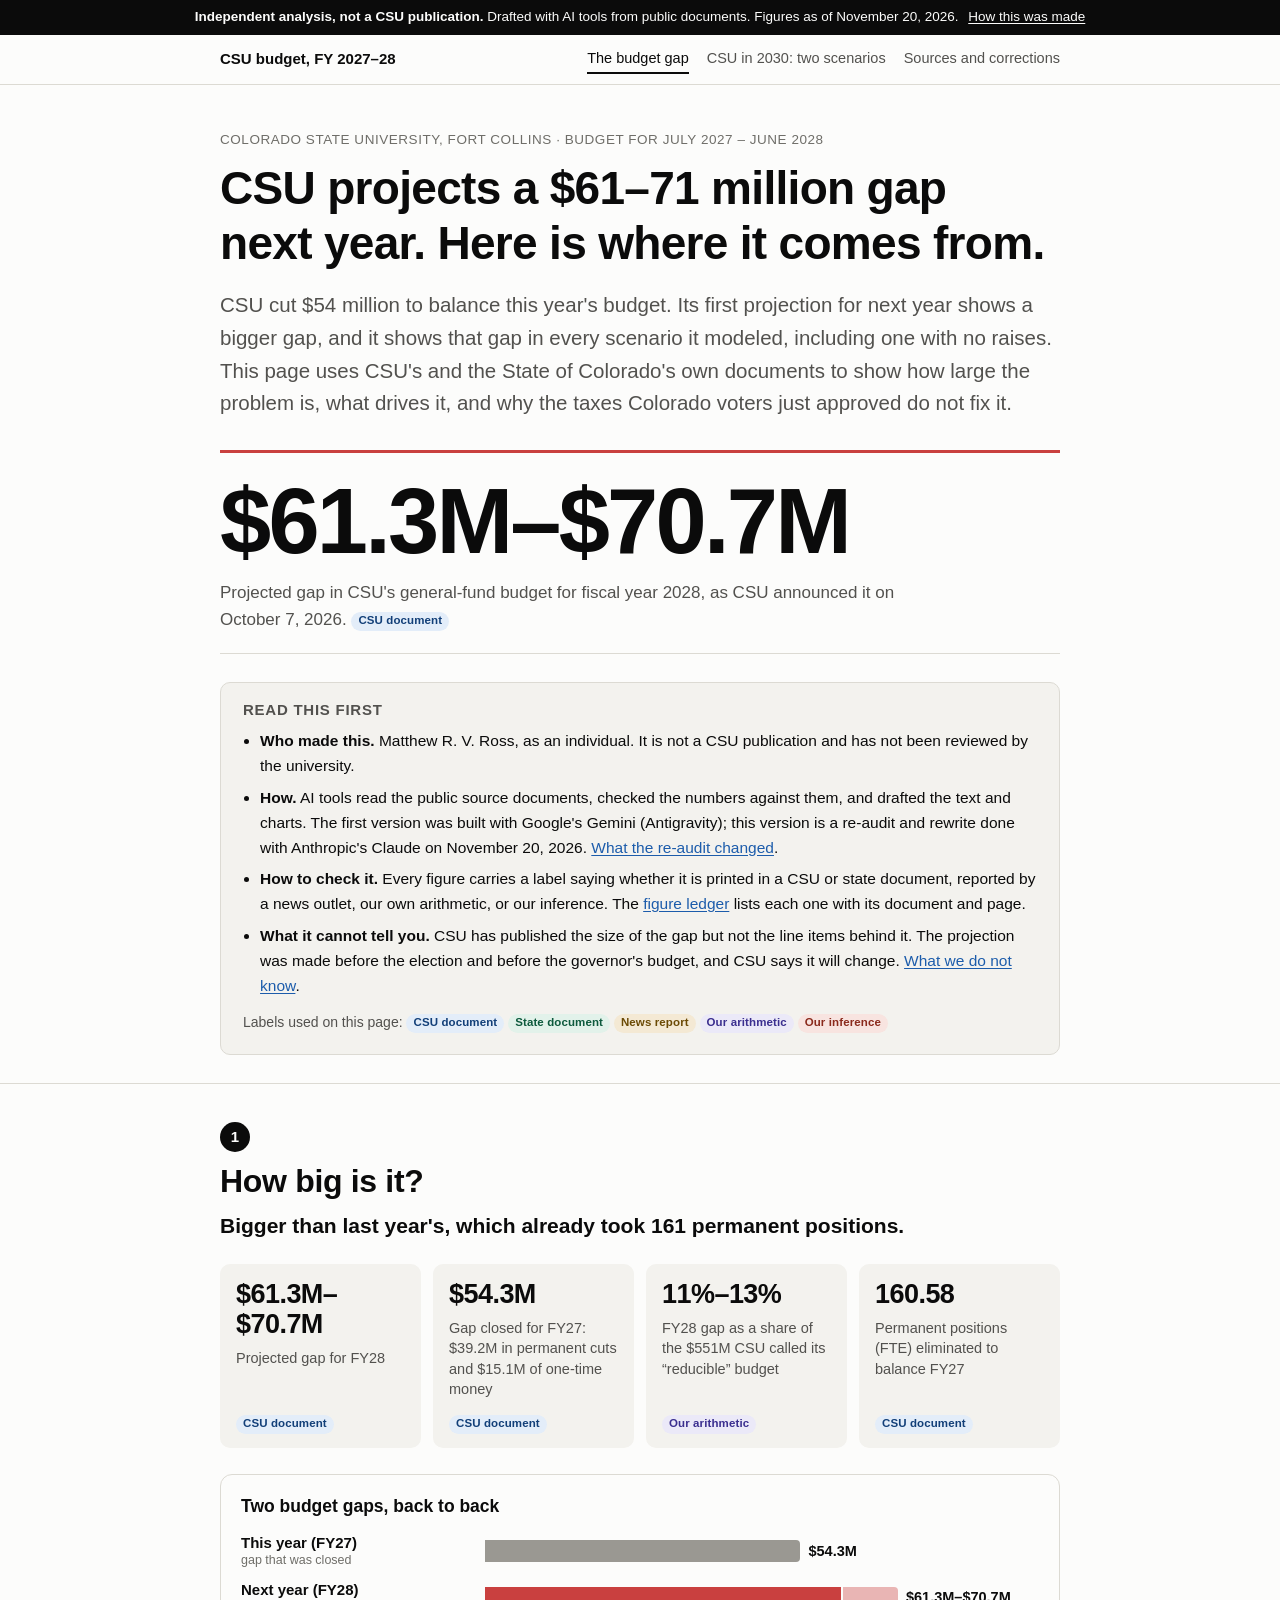
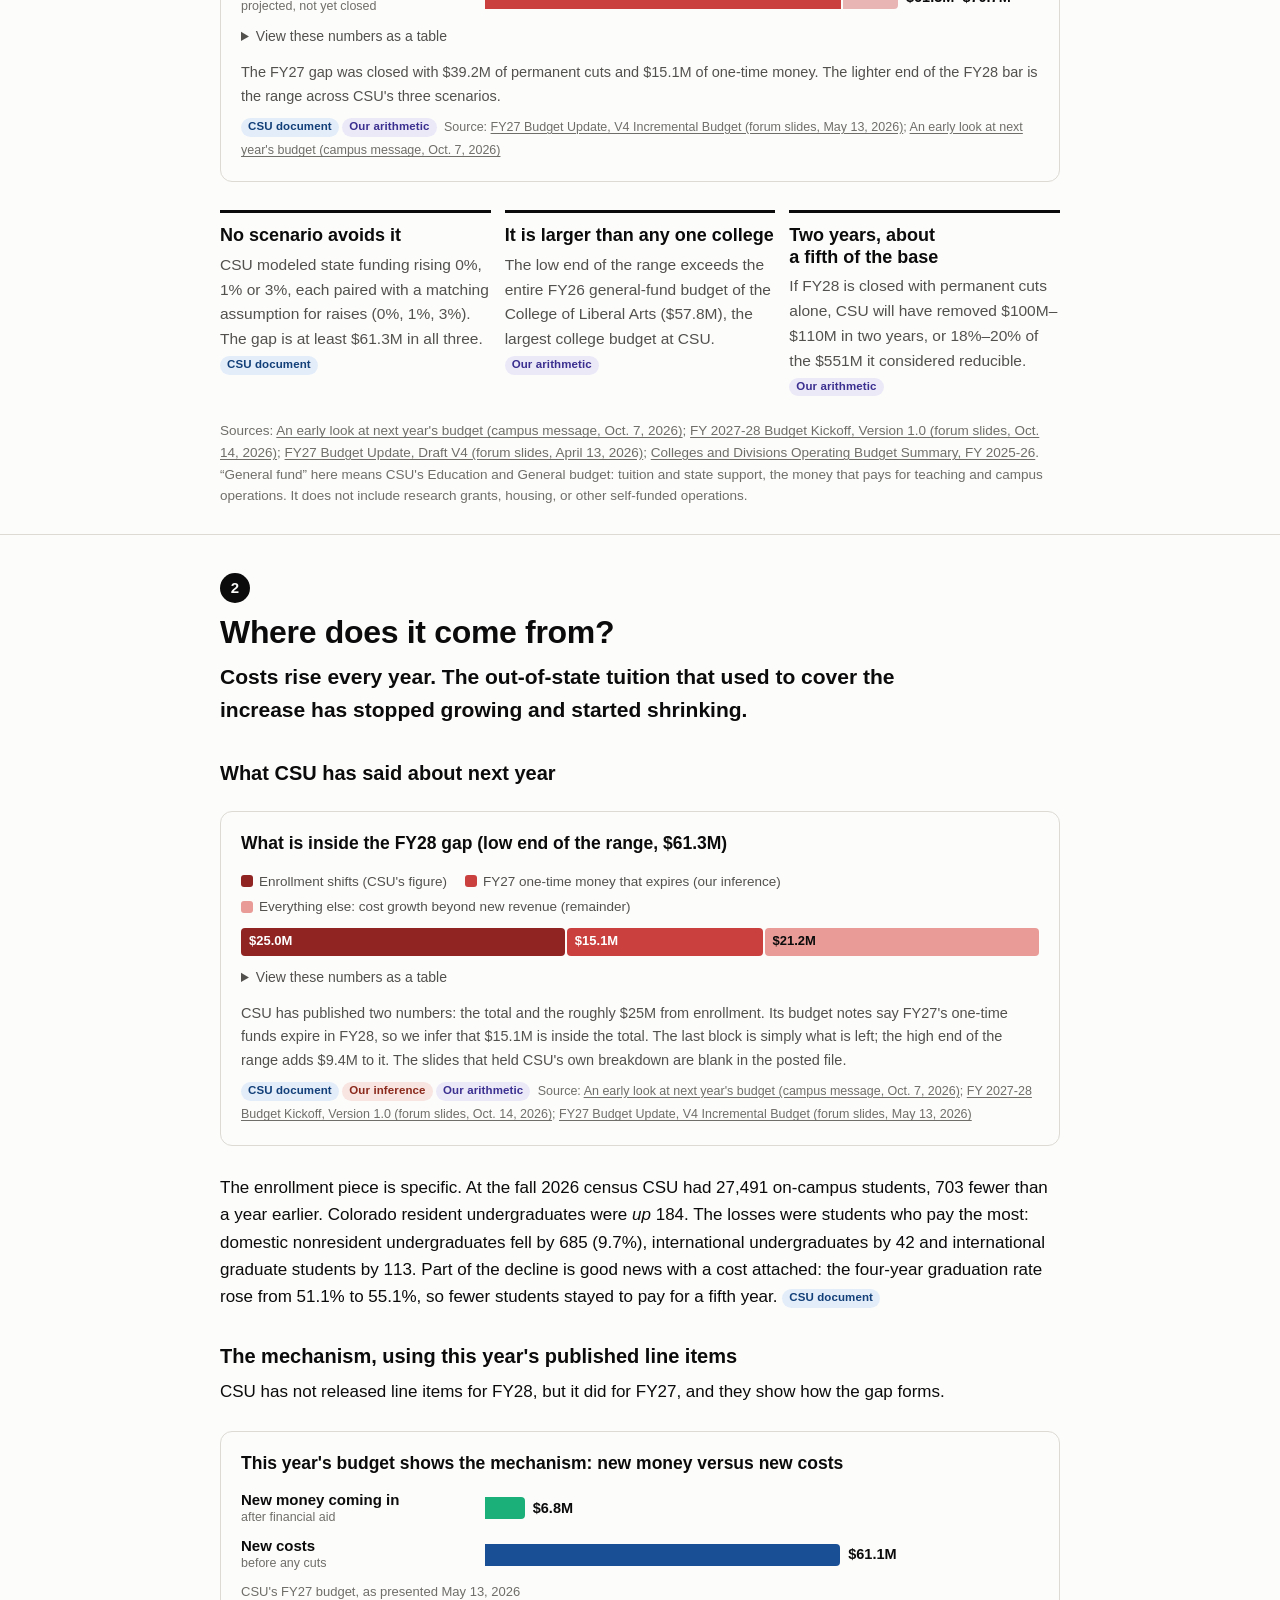
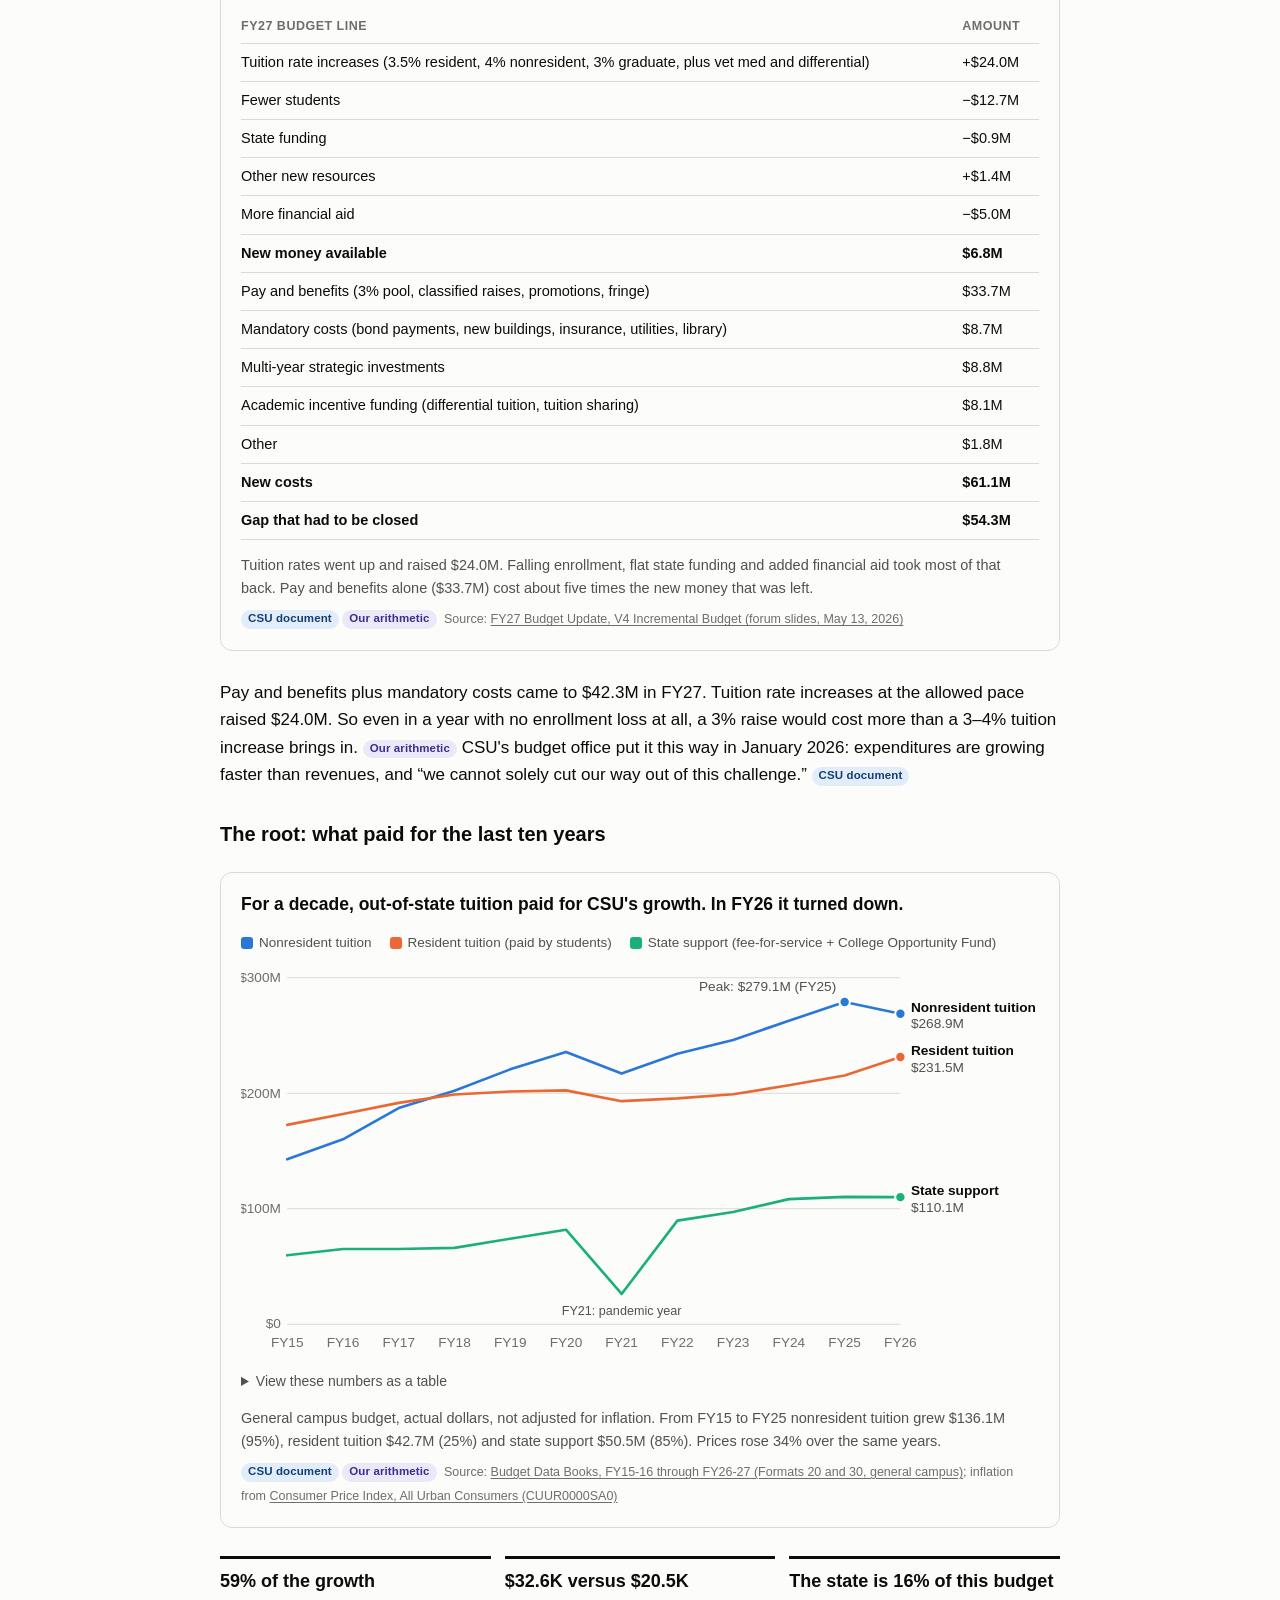
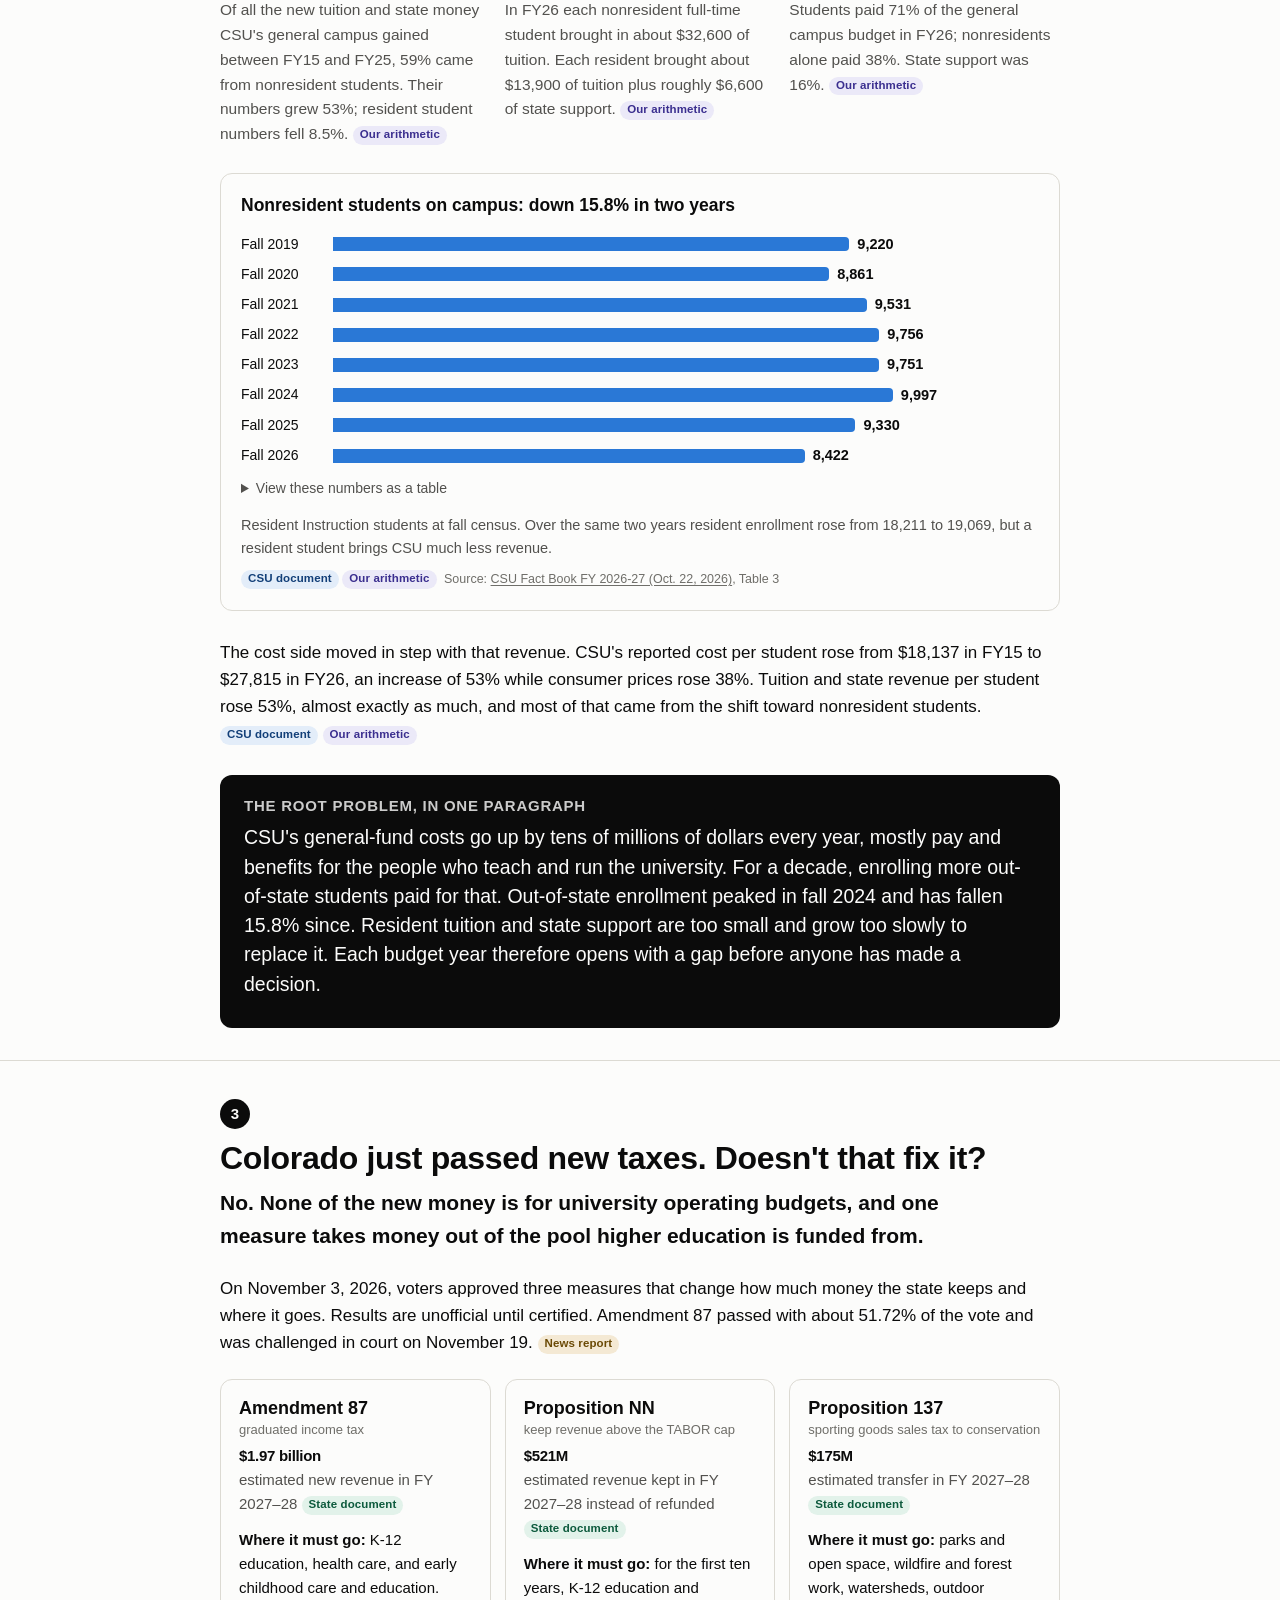
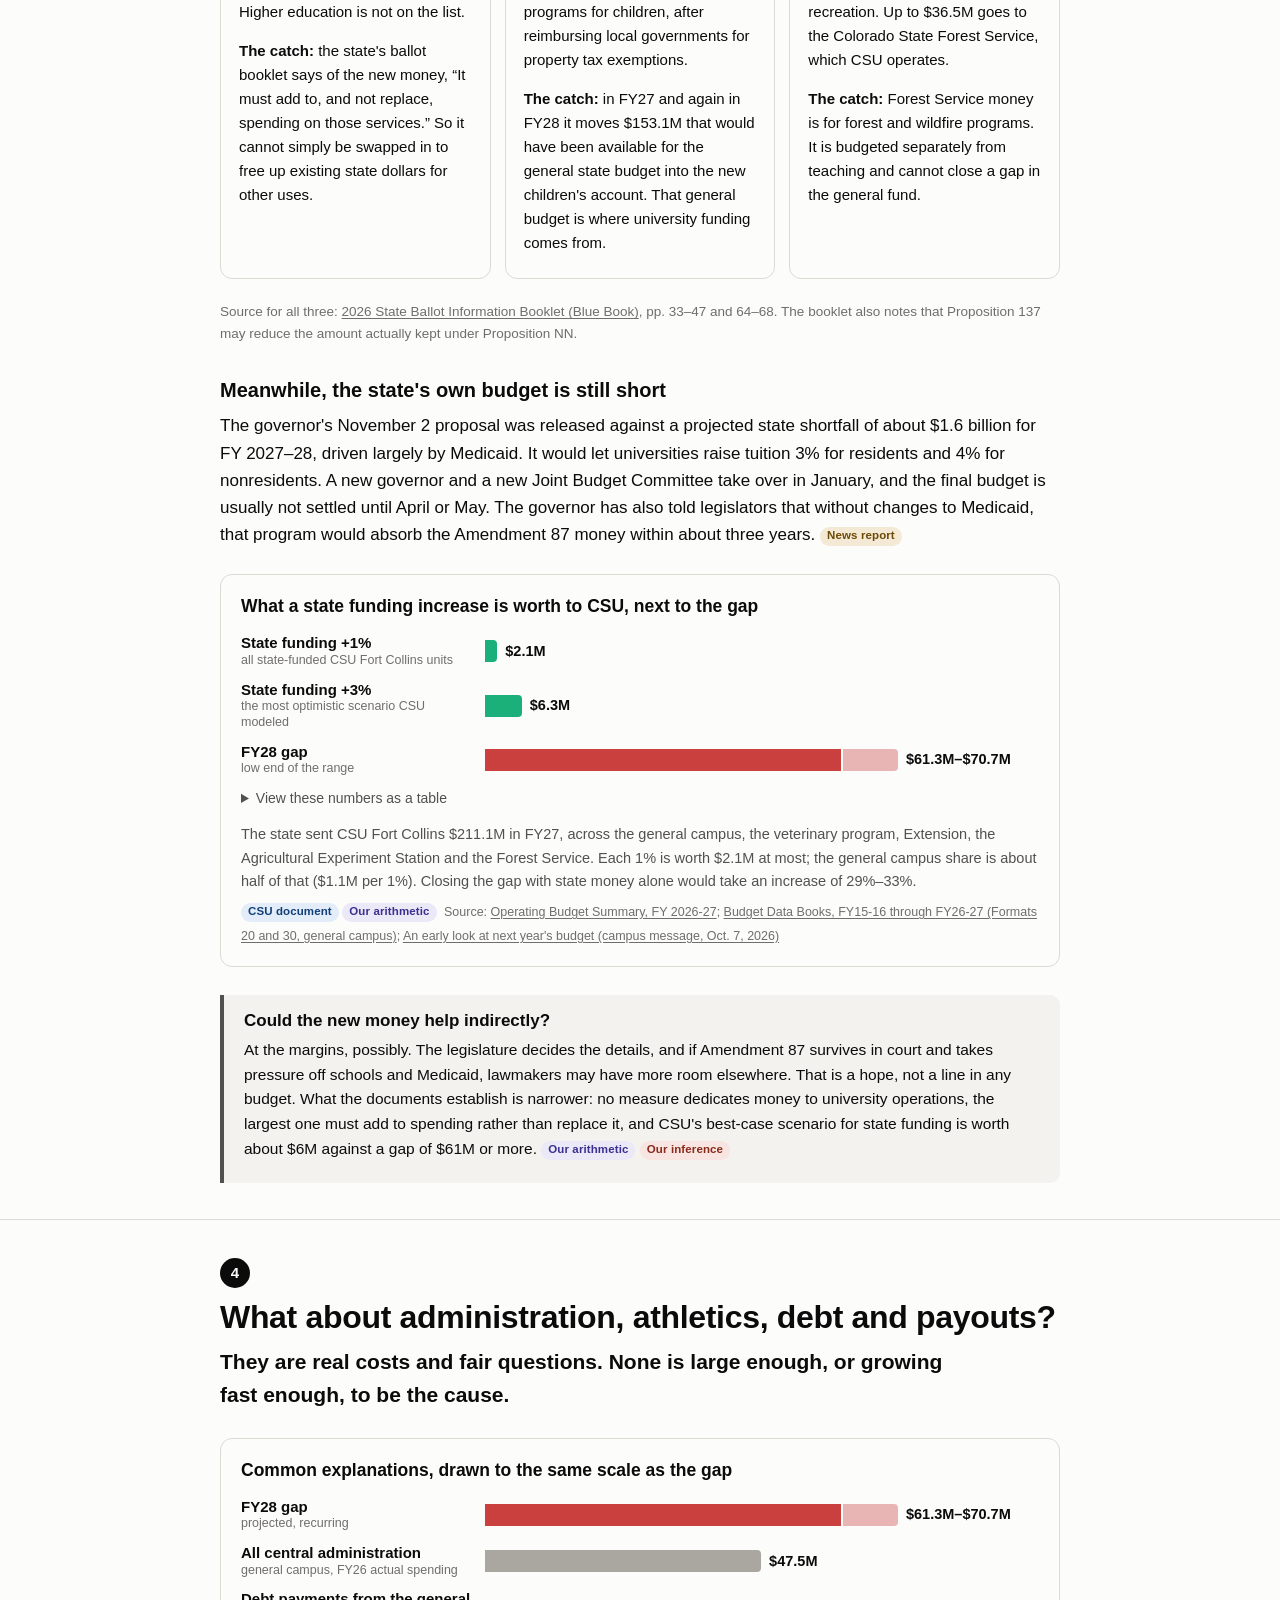
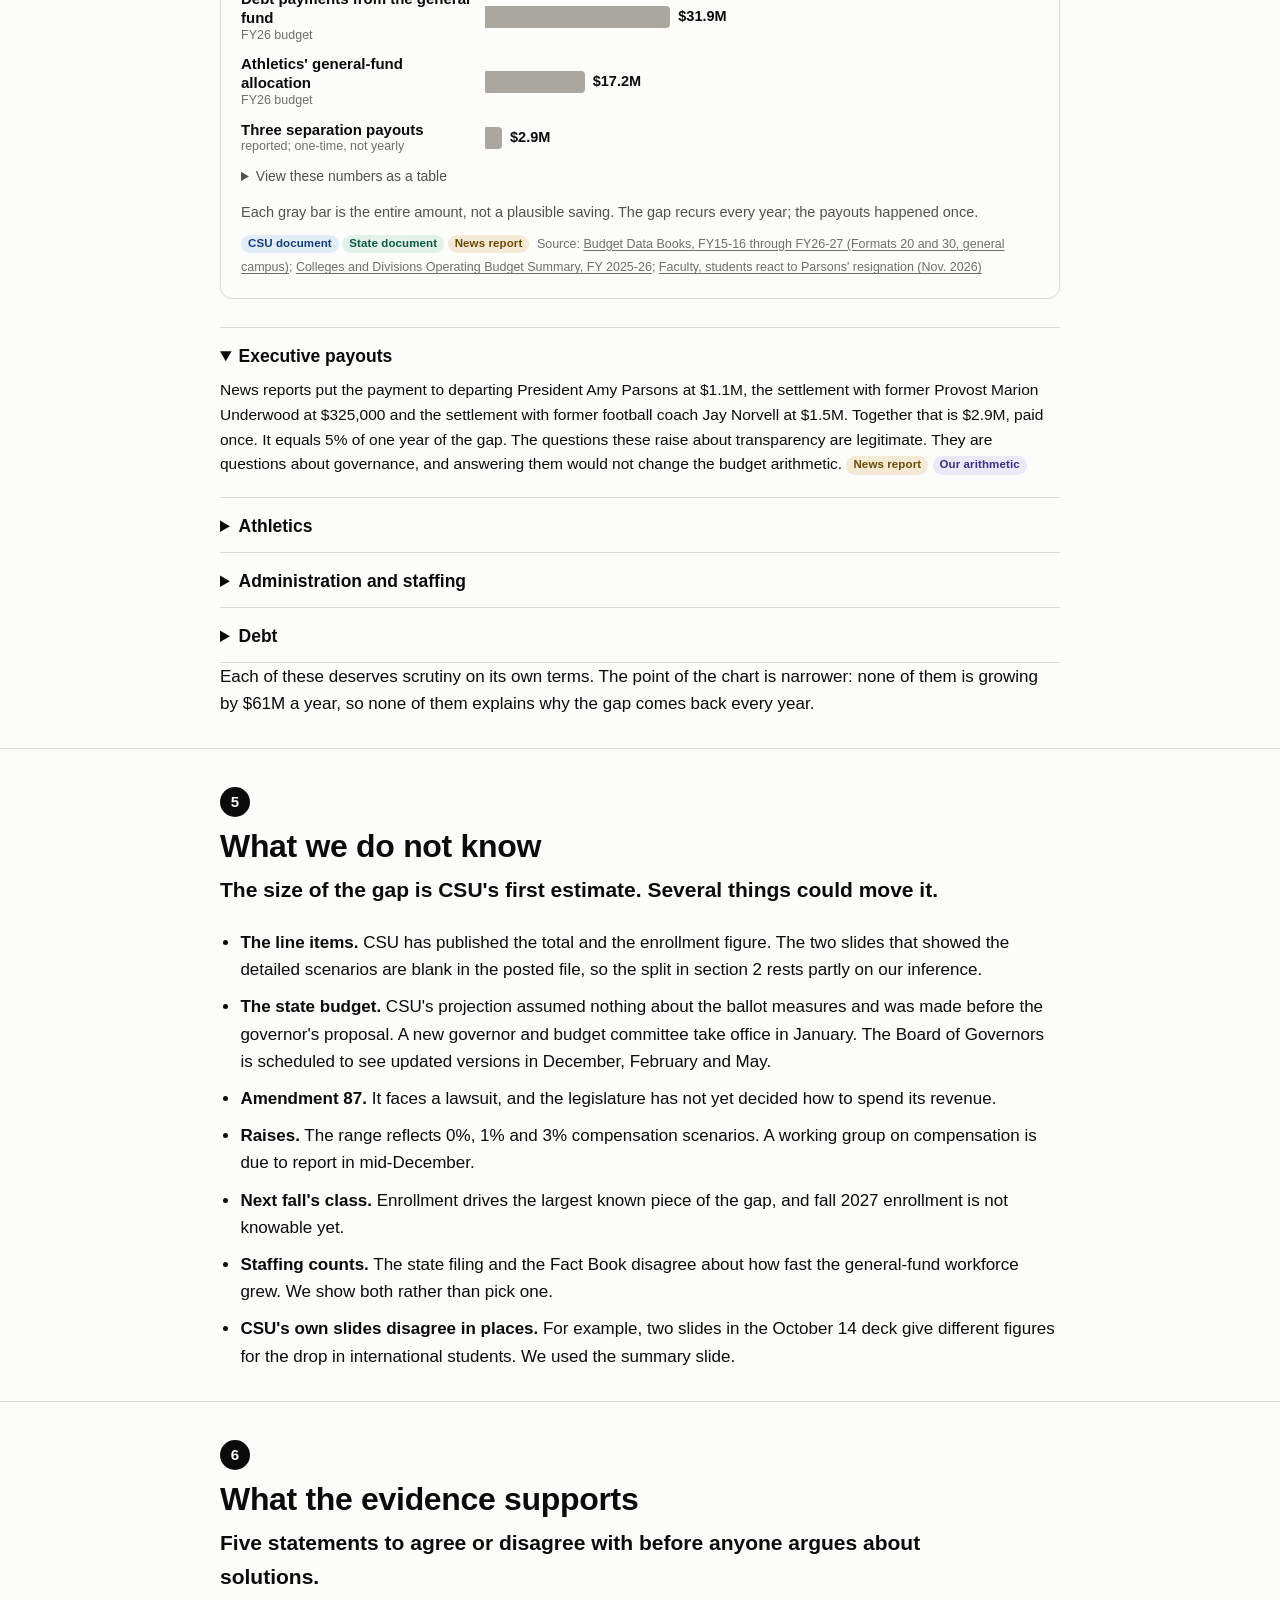
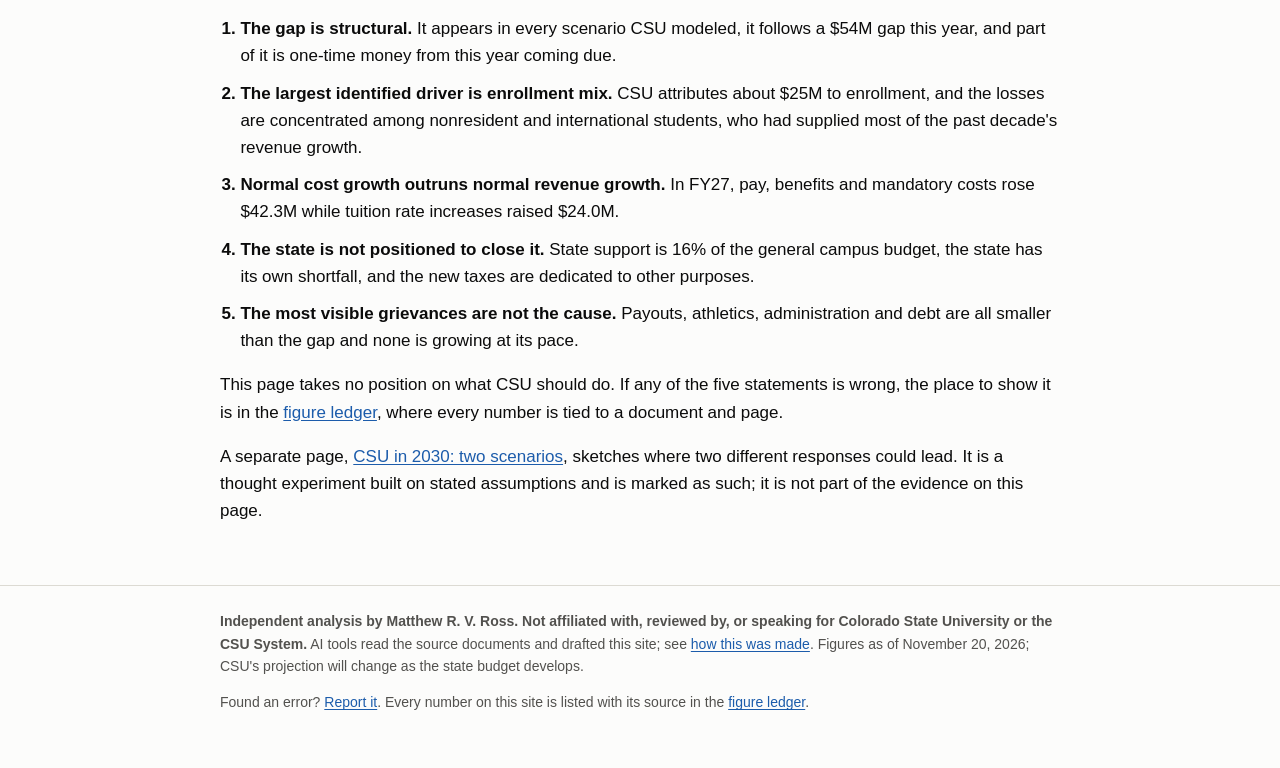
<file: docs/index.html>
<!doctype html>
<html lang="en">
<head>
<meta charset="utf-8">
<meta name="viewport" content="width=device-width, initial-scale=1">
<meta name="robots" content="noindex">
<title>CSU&#x27;s FY28 budget gap: scale and causes</title>
<meta name="description" content="An independent, source-linked look at Colorado State University&#x27;s projected FY 2027-28 budget gap: how big it is, where it comes from, and why new state taxes do not close it.">
<style>
:root {
  color-scheme: light;
  --surface: #fcfcfb;
  --surface-2: #f3f2ee;
  --surface-3: #e9e7e1;
  --text: #0b0b0b;
  --text-2: #52514e;
  --text-3: #6f6e69;
  --rule: #dcdad3;
  --link: #1c5cab;
  --s1: #2a78d6;      /* nonresident */
  --s2: #eb6834;      /* resident */
  --s3: #1baf7a;      /* state */
  --gap: #c9403f;     /* the gap */
  --gap-soft: #efb1ae;
  --gap-done: #9a9892;
  --gray: #a9a79f;
  --cost: #184f95;
  --g1: #8f2423; --g2: #c9403f; --g3: #e89b97;
  --a1: #2a78d6; --b1: #eb6834;
  --tag-csu-bg: #e3edf9; --tag-csu-fg: #123f78;
  --tag-state-bg: #e2f2ea; --tag-state-fg: #0d5a3d;
  --tag-news-bg: #f4e9d4; --tag-news-fg: #6b4a05;
  --tag-calc-bg: #ebe9f8; --tag-calc-fg: #3b2f8f;
  --tag-infer-bg: #f8e4e0; --tag-infer-fg: #8a2a1c;
}
@media (prefers-color-scheme: dark) {
  :root:not([data-theme="light"]) {
    color-scheme: dark;
    --surface: #1a1a19; --surface-2: #242422; --surface-3: #30302d;
    --text: #f0efec; --text-2: #c3c2b7; --text-3: #a09f95; --rule: #3a3a36; --link: #86b6ef;
    --s1: #3987e5; --s2: #d95926; --s3: #199e70;
    --gap: #e66767; --gap-soft: #7a3534; --gap-done: #77756e; --gray: #6b6a64; --cost: #6da7ec;
    --g1: #f0a3a3; --g2: #e66767; --g3: #8e3d3c;
    --a1: #3987e5; --b1: #d95926;
    --tag-csu-bg: #1b304b; --tag-csu-fg: #b7d3f6;
    --tag-state-bg: #173528; --tag-state-fg: #a9dcc5;
    --tag-news-bg: #3a2f17; --tag-news-fg: #ecd49a;
    --tag-calc-bg: #2a2650; --tag-calc-fg: #cdc8f5;
    --tag-infer-bg: #472220; --tag-infer-fg: #f3c2ba;
  }
}
:root[data-theme="dark"] {
  color-scheme: dark;
  --surface: #1a1a19; --surface-2: #242422; --surface-3: #30302d;
  --text: #f0efec; --text-2: #c3c2b7; --text-3: #a09f95; --rule: #3a3a36; --link: #86b6ef;
  --s1: #3987e5; --s2: #d95926; --s3: #199e70;
  --gap: #e66767; --gap-soft: #7a3534; --gap-done: #77756e; --gray: #6b6a64; --cost: #6da7ec;
  --g1: #f0a3a3; --g2: #e66767; --g3: #8e3d3c;
  --a1: #3987e5; --b1: #d95926;
  --tag-csu-bg: #1b304b; --tag-csu-fg: #b7d3f6;
  --tag-state-bg: #173528; --tag-state-fg: #a9dcc5;
  --tag-news-bg: #3a2f17; --tag-news-fg: #ecd49a;
  --tag-calc-bg: #2a2650; --tag-calc-fg: #cdc8f5;
  --tag-infer-bg: #472220; --tag-infer-fg: #f3c2ba;
}

* { box-sizing: border-box; }
html { -webkit-text-size-adjust: 100%; }
body {
  margin: 0; background: var(--surface); color: var(--text);
  font: 17px/1.6 -apple-system, BlinkMacSystemFont, "Segoe UI", Roboto, "Helvetica Neue", Arial, sans-serif;
}
a { color: var(--link); text-underline-offset: 2px; overflow-wrap: anywhere; }
code { overflow-wrap: anywhere; font-size: .92em; }
.wrap { max-width: 880px; margin: 0 auto; padding: 0 20px; }
h1, h2, h3 { line-height: 1.2; text-wrap: balance; }
p { margin: 0 0 1em; }

/* top bars */
.disclosure-bar {
  background: var(--text); color: var(--surface); font-size: 13.5px; line-height: 1.4;
  padding: 8px 20px; text-align: center;
}
.disclosure-bar a { color: inherit; margin-left: 6px; }
header.site { border-bottom: 1px solid var(--rule); position: sticky; top: 0; background: var(--surface); z-index: 5; }
header.site .wrap { display: flex; flex-wrap: wrap; gap: 6px 22px; align-items: center; padding-top: 10px; padding-bottom: 10px; }
.sitename { font-weight: 700; font-size: 15px; margin-right: auto; }
header.site nav { display: flex; flex-wrap: wrap; gap: 4px 18px; font-size: 14.5px; }
header.site nav a { color: var(--text-2); text-decoration: none; padding: 2px 0; border-bottom: 2px solid transparent; }
header.site nav a[aria-current="page"] { color: var(--text); border-bottom-color: var(--text); }
header.site nav a:hover { color: var(--text); }

/* hero */
.hero { padding: 44px 0 28px; }
.hero.small { padding-bottom: 6px; }
.eyebrow { font-size: 13.5px; letter-spacing: .04em; text-transform: uppercase; color: var(--text-3); margin-bottom: 10px; }
h1 { font-size: clamp(30px, 5.2vw, 46px); margin: 0 0 18px; letter-spacing: -0.015em; }
.lede { font-size: clamp(18px, 2.2vw, 20.5px); color: var(--text-2); max-width: 46em; }
.herofig { margin: 30px 0 28px; padding: 22px 0 20px; border-top: 3px solid var(--gap); border-bottom: 1px solid var(--rule); }
.heronum { font-size: clamp(44px, 10vw, 92px); font-weight: 700; letter-spacing: -0.03em; line-height: 1.02; }
.herocap { color: var(--text-2); margin-top: 10px; max-width: 40em; }

.disclosure { background: var(--surface-2); border: 1px solid var(--rule); border-radius: 10px; padding: 18px 22px 12px; }
.disclosure h2 { font-size: 15px; text-transform: uppercase; letter-spacing: .05em; margin: 0 0 10px; color: var(--text-2); }
.disclosure ul { margin: 0 0 10px; padding-left: 1.1em; font-size: 15.5px; }
.disclosure li { margin-bottom: 7px; }
.taglegend { font-size: 14px; color: var(--text-2); margin: 0 0 6px; line-height: 2; }

/* sections */
section { padding: 38px 0 14px; }
section + section { border-top: 1px solid var(--rule); }
.secnum {
  display: inline-flex; align-items: center; justify-content: center; width: 30px; height: 30px;
  border-radius: 50%; background: var(--text); color: var(--surface); font-weight: 700; font-size: 15px; margin: 0 0 10px;
}
h2 { font-size: clamp(25px, 3.6vw, 32px); margin: 0 0 8px; letter-spacing: -0.01em; }
.answer { font-size: clamp(18px, 2.3vw, 21px); font-weight: 600; margin-bottom: 22px; max-width: 36em; }
h3.sub { font-size: 20px; margin: 34px 0 10px; }

/* tags */
.tag {
  display: inline-block; font-size: 11.5px; font-weight: 600; line-height: 1.2; letter-spacing: .01em;
  padding: 2px 7px 3px; border-radius: 99px; white-space: nowrap; vertical-align: 1px;
}
.tag-csu { background: var(--tag-csu-bg); color: var(--tag-csu-fg); }
.tag-state { background: var(--tag-state-bg); color: var(--tag-state-fg); }
.tag-news { background: var(--tag-news-bg); color: var(--tag-news-fg); }
.tag-calc { background: var(--tag-calc-bg); color: var(--tag-calc-fg); }
.tag-infer { background: var(--tag-infer-bg); color: var(--tag-infer-fg); }
.tag-assume { background: var(--tag-infer-bg); color: var(--tag-infer-fg); }

/* stat tiles */
.tiles { display: grid; grid-template-columns: repeat(auto-fit, minmax(190px, 1fr)); gap: 12px; margin: 0 0 26px; }
.tile { background: var(--surface-2); border-radius: 10px; padding: 16px 16px 12px; display: flex; flex-direction: column; }
.tv { font-size: 27px; font-weight: 700; letter-spacing: -0.02em; line-height: 1.1; }
.tl { font-size: 14.5px; color: var(--text-2); margin: 8px 0 10px; line-height: 1.4; flex: 1; }

/* figures */
figure.chart { margin: 26px 0 28px; padding: 20px 20px 12px; border: 1px solid var(--rule); border-radius: 12px; background: var(--surface); }
.chart-title { font-weight: 700; font-size: 17.5px; margin-bottom: 16px; line-height: 1.3; }
.chart-note { font-size: 14.5px; color: var(--text-2); margin: 14px 0 8px; }
.chart-src { font-size: 12.5px; color: var(--text-3); margin: 0 0 6px; line-height: 1.9; }
.chart-src a { color: var(--text-3); }
.srcline { margin-left: 4px; }

/* horizontal bars */
.hbars { display: grid; gap: 12px; }
.hb-row { display: grid; grid-template-columns: minmax(120px, 230px) 1fr; gap: 6px 14px; align-items: center; border-radius: 6px; outline-offset: 3px; }
.hb-label { display: flex; flex-direction: column; line-height: 1.25; }
.hb-name { font-weight: 600; font-size: 15px; }
.hb-sub { font-size: 12.5px; color: var(--text-3); }
.hb-track { display: flex; align-items: center; min-width: 0; padding-right: 118px; position: relative; }
.bar { display: block; height: 22px; border-radius: 0 4px 4px 0; flex: none; }
.hbars.compact .bar { height: 14px; }
.hbars.compact { gap: 7px; }
.hbars.compact .hb-row { grid-template-columns: 78px 1fr; }
.hbars.compact .hb-name { font-weight: 500; font-size: 14px; }
.bar.range { margin-left: 2px; opacity: .38; }
.bar + .bar.range { border-radius: 0 4px 4px 0; }
.bar:has(+ .bar.range) { border-radius: 0; }
.hb-val { margin-left: 8px; font-size: 14.5px; font-weight: 600; white-space: nowrap; font-variant-numeric: tabular-nums; }
.c-gap { background: var(--gap); } .c-gap-done { background: var(--gap-done); }
.c-gray { background: var(--gray); } .c-rev { background: var(--s3); } .c-cost { background: var(--cost); }
.c-s1 { background: var(--s1); } .c-s3 { background: var(--s3); } .c-a { background: var(--a1); } .c-b { background: var(--b1); }
@media (max-width: 600px) {
  .hb-row { grid-template-columns: 1fr; gap: 3px; }
  .hbars.compact .hb-row { grid-template-columns: 70px 1fr; }
  .hb-track { padding-right: 104px; }
}

/* segmented bar */
.segbar { display: flex; gap: 2px; height: 28px; margin: 10px 0 4px; }
.seg { display: flex; align-items: center; border-radius: 4px; min-width: 2px; outline-offset: 2px; }
.seg-val { font-size: 13px; font-weight: 600; padding-left: 8px; white-space: nowrap; }
.seg.g1 { background: var(--g1); color: #fff; } .seg.g2 { background: var(--g2); color: #fff; } .seg.g3 { background: var(--g3); color: #0b0b0b; }
@media (prefers-color-scheme: dark) { :root:not([data-theme="light"]) .seg.g1 { color: #0b0b0b; } :root:not([data-theme="light"]) .seg.g3 { color: #fff; } }
.legend { list-style: none; display: flex; flex-wrap: wrap; gap: 4px 18px; padding: 0; margin: 0 0 8px; font-size: 13.5px; color: var(--text-2); }
.legend li { display: flex; align-items: center; gap: 6px; }
.sw { width: 12px; height: 12px; border-radius: 3px; display: inline-block; flex: none; }
.sw.g1 { background: var(--g1); } .sw.g2 { background: var(--g2); } .sw.g3 { background: var(--g3); }
.sw.s1 { background: var(--s1); } .sw.s2 { background: var(--s2); } .sw.s3 { background: var(--s3); }
.sw.a1 { background: var(--a1); } .sw.b1 { background: var(--b1); } .sw.gapc { background: var(--gap); } .sw.grayc { background: var(--gray); }

/* line chart */
.lc svg { width: 100%; height: auto; display: block; }
.lc svg.compact { display: none; }
@media (max-width: 600px) { .lc svg.wide { display: none; } .lc svg.compact { display: block; } }
svg .grid { stroke: var(--rule); stroke-width: 1; }
svg .axis { fill: var(--text-3); font-variant-numeric: tabular-nums; }
svg .line { fill: none; stroke-width: 2.5; stroke-linejoin: round; stroke-linecap: round; }
svg .line.s1, svg .line.a1 { stroke: var(--s1); } svg .line.s2, svg .line.b1 { stroke: var(--s2); } svg .line.s3 { stroke: var(--s3); }
svg .line.hist { stroke: var(--text-2); }
svg .line.dash { stroke-dasharray: 2 5; }
svg .dot { stroke: var(--surface); stroke-width: 2; }
svg .dot.s1, svg .dot.a1 { fill: var(--s1); } svg .dot.s2, svg .dot.b1 { fill: var(--s2); } svg .dot.s3 { fill: var(--s3); } svg .dot.hist { fill: var(--text-2); }
svg .endlabel { fill: var(--text); font-weight: 600; }
svg .endval, svg .note { fill: var(--text-2); }
svg .hit { fill: transparent; outline: none; }
svg .hit:hover, svg .hit:focus { fill: var(--text); fill-opacity: .05; }
svg .band { fill: var(--text); fill-opacity: .04; }

/* tables */
.tablewrap { overflow-x: auto; margin: 10px 0 6px; }
table { border-collapse: collapse; width: 100%; font-size: 14.5px; }
caption { text-align: left; font-size: 13px; color: var(--text-3); padding-bottom: 6px; }
th, td { text-align: left; padding: 7px 10px 7px 0; border-bottom: 1px solid var(--rule); vertical-align: top; }
thead th { font-size: 12.5px; text-transform: uppercase; letter-spacing: .04em; color: var(--text-3); font-weight: 600; }
tbody th { font-weight: 500; }
td { font-variant-numeric: tabular-nums; }
details.datatable { margin: 10px 0 0; font-size: 14px; }
details.datatable summary { cursor: pointer; color: var(--text-2); }

/* point cards */
.points, .cards { display: grid; grid-template-columns: repeat(auto-fit, minmax(240px, 1fr)); gap: 14px; margin: 22px 0; }
.point { border-top: 3px solid var(--text); padding-top: 12px; }
.point h3 { font-size: 18px; margin: 0 0 6px; }
.point p { font-size: 15.5px; color: var(--text-2); margin: 0; }
.card { border: 1px solid var(--rule); border-radius: 12px; padding: 18px 18px 8px; background: var(--surface); }
.card h3 { font-size: 18px; margin: 0 0 10px; }
.cardsub { display: block; font-size: 13px; font-weight: 500; color: var(--text-3); margin-top: 3px; }
.cardnum { font-size: 30px; font-weight: 700; letter-spacing: -0.02em; margin: 0; line-height: 1.1; }
.cardcap { font-size: 13.5px; color: var(--text-2); margin: 4px 0 12px; }
.card p { font-size: 15px; }
.fine { font-size: 13.5px; color: var(--text-3); }
.fine a { color: var(--text-3); }

.rootbox { background: var(--text); color: var(--surface); border-radius: 12px; padding: 22px 24px 10px; margin: 28px 0 18px; }
.rootbox h3 { margin: 0 0 8px; font-size: 15px; text-transform: uppercase; letter-spacing: .05em; opacity: .8; }
.rootbox p { font-size: clamp(17px, 2.1vw, 19.5px); line-height: 1.5; }
.callout { background: var(--surface-2); border-left: 4px solid var(--text-2); border-radius: 0 10px 10px 0; padding: 16px 20px 6px; margin: 22px 0; }
.callout h3 { margin: 0 0 6px; font-size: 17px; }
.callout p { font-size: 15.5px; }

.qa details { border-top: 1px solid var(--rule); padding: 12px 0 4px; }
.qa details:last-child { border-bottom: 1px solid var(--rule); }
.qa summary { font-weight: 700; font-size: 17.5px; cursor: pointer; padding: 2px 0 8px; }
.qa p { font-size: 15.5px; }

ul.unknowns, ol.agree { padding-left: 1.2em; }
ul.unknowns li, ol.agree li { margin-bottom: 10px; }
ol.agree { font-size: 17px; }
ol.agree li::marker { font-weight: 700; }
ol.corrections { font-size: 15.5px; }

/* scenario page */
.scen-grid { display: grid; grid-template-columns: repeat(auto-fit, minmax(300px, 1fr)); gap: 16px; margin: 22px 0; }
.scen { border: 1px solid var(--rule); border-radius: 12px; padding: 20px 20px 8px; border-top: 5px solid var(--a1); }
.scen.b { border-top-color: var(--b1); }
.scen h3 { margin: 0 0 4px; font-size: 21px; }
.scen .scen-tag { font-size: 13px; color: var(--text-3); text-transform: uppercase; letter-spacing: .05em; margin: 0 0 12px; }
.scen ul { padding-left: 1.1em; font-size: 15.5px; }
.scen li { margin-bottom: 7px; }
.scen dl { display: grid; grid-template-columns: 1fr auto; gap: 6px 14px; font-size: 15px; margin: 14px 0; }
.scen dt { color: var(--text-2); } .scen dd { margin: 0; font-weight: 700; font-variant-numeric: tabular-nums; text-align: right; }
.warnbox { border: 2px solid var(--gap); border-radius: 12px; padding: 16px 20px 6px; margin: 20px 0; }
.warnbox h2, .warnbox h3 { font-size: 16px; text-transform: uppercase; letter-spacing: .05em; margin: 0 0 8px; }
.warnbox p, .warnbox li { font-size: 15.5px; }

footer.site { border-top: 1px solid var(--rule); margin-top: 30px; padding: 24px 0 40px; font-size: 14px; color: var(--text-2); }

#tip {
  position: fixed; z-index: 20; max-width: 300px; background: var(--text); color: var(--surface);
  font-size: 13px; line-height: 1.4; padding: 7px 10px; border-radius: 6px; pointer-events: none;
  box-shadow: 0 4px 14px rgba(0,0,0,.22);
}
@media print {
  .disclosure-bar { background: none; color: #000; border-bottom: 1px solid #000; }
  header.site { position: static; }
  details { display: block; } details > * { display: block !important; }
  figure.chart, .card, .scen { break-inside: avoid; }
}
.tag-ext { background: var(--tag-news-bg); color: var(--tag-news-fg); }
.tag-scen { background: var(--surface-3); color: var(--text); }

</style>
</head>
<body>
<div class="disclosure-bar" role="note">
  <strong>Independent analysis, not a CSU publication.</strong>
  Drafted with AI tools from public documents. Figures as of November 20, 2026.
  <a href="sources.html#disclosure">How this was made</a>
</div>
<header class="site">
  <div class="wrap">
    <span class="sitename">CSU budget, FY 2027&ndash;28</span>
    <nav aria-label="Pages"><a href="index.html" aria-current="page">The budget gap</a><a href="csu-2030.html">CSU in 2030: two scenarios</a><a href="sources.html">Sources and corrections</a></nav>
  </div>
</header>
<main>

<section class="hero">
  <div class="wrap">
    <p class="eyebrow">Colorado State University, Fort Collins &middot; budget for July 2027 &ndash; June 2028</p>
    <h1>CSU projects a $61&ndash;71 million gap next year. Here is where it comes from.</h1>
    <p class="lede">CSU cut $54 million to balance this year's budget. Its first projection for
    next year shows a bigger gap, and it shows that gap in every scenario it modeled, including one with no
    raises. This page uses CSU's and the State of Colorado's own documents to show how large the problem is,
    what drives it, and why the taxes Colorado voters just approved do not fix it.</p>

    <div class="herofig">
      <div class="heronum">$61.3M&ndash;$70.7M</div>
      <div class="herocap">Projected gap in CSU's general-fund budget for fiscal year 2028,
      as CSU announced it on October 7, 2026. <span class="tag tag-csu">CSU document</span></div>
    </div>

    <aside class="disclosure" aria-label="About this page">
      <h2>Read this first</h2>
      <ul>
        <li><strong>Who made this.</strong> Matthew R. V. Ross, as an individual. It is not a CSU publication
        and has not been reviewed by the university.</li>
        <li><strong>How.</strong> AI tools read the public source documents, checked the numbers against them,
        and drafted the text and charts. The first version was built with Google's Gemini (Antigravity); this
        version is a re-audit and rewrite done with Anthropic's Claude on November 20, 2026.
        <a href="sources.html#corrections">What the re-audit changed</a>.</li>
        <li><strong>How to check it.</strong> Every figure carries a label saying whether it is printed in a
        CSU or state document, reported by a news outlet, our own arithmetic, or our inference.
        The <a href="sources.html#ledger">figure ledger</a> lists each one with its document and page.</li>
        <li><strong>What it cannot tell you.</strong> CSU has published the size of the gap but not the line
        items behind it. The projection was made before the election and before the governor's budget, and CSU
        says it will change. <a href="#unknowns">What we do not know</a>.</li>
      </ul>
      <p class="taglegend">Labels used on this page: <span class="tag tag-csu">CSU document</span> <span class="tag tag-state">State document</span> <span class="tag tag-news">News report</span> <span class="tag tag-calc">Our arithmetic</span> <span class="tag tag-infer">Our inference</span></p>
    </aside>
  </div>
</section>


<section id="scale">
  <div class="wrap">
    <p class="secnum">1</p>
    <h2>How big is it?</h2>
    <p class="answer">Bigger than last year's, which already took 161 permanent positions.</p>

    <div class="tiles">
      <div class="tile"><div class="tv">$61.3M&ndash;$70.7M</div>
        <div class="tl">Projected gap for FY28</div><div class="tt"><span class="tag tag-csu">CSU document</span></div></div>
      <div class="tile"><div class="tv">$54.3M</div>
        <div class="tl">Gap closed for FY27: $39.2M in permanent cuts and
        $15.1M of one-time money</div><div class="tt"><span class="tag tag-csu">CSU document</span></div></div>
      <div class="tile"><div class="tv">11%&ndash;13%</div>
        <div class="tl">FY28 gap as a share of the $551M CSU called its
        &ldquo;reducible&rdquo; budget</div><div class="tt"><span class="tag tag-calc">Our arithmetic</span></div></div>
      <div class="tile"><div class="tv">160.58</div>
        <div class="tl">Permanent positions (FTE) eliminated to balance FY27</div><div class="tt"><span class="tag tag-csu">CSU document</span></div></div>
    </div>

    <figure class="chart">
  <figcaption class="chart-title">Two budget gaps, back to back</figcaption>
  <div class="hbars big" role="list">
<div class="hb-row" role="listitem" tabindex="0" data-tip="FY27 gap closed: $54.3M = $39.2M permanent cuts + $15.1M one-time money"><div class="hb-label"><span class="hb-name">This year (FY27)</span><span class="hb-sub">gap that was closed</span></div><div class="hb-track"><span class="bar c-gap-done" style="width:72.36%"></span><span class="hb-val">$54.3M</span></div></div>
<div class="hb-row" role="listitem" tabindex="0" data-tip="FY28 projected gap: $61.3M to $70.7M depending on scenario"><div class="hb-label"><span class="hb-name">Next year (FY28)</span><span class="hb-sub">projected, not yet closed</span></div><div class="hb-track"><span class="bar c-gap" style="width:81.73%"></span><span class="bar range c-gap" style="width:12.53%"></span><span class="hb-val">$61.3M–$70.7M</span></div></div>
</div>
  <details class="datatable"><summary>View these numbers as a table</summary><div class="tablewrap"><table><thead><tr><th>Year</th><th>Gap</th><th>How it was or would be closed</th></tr></thead><tbody><tr><th scope='row'>FY27 (current year)</th><td>$54.272M</td><td>$39.160M permanent; $15.112M one-time</td></tr><tr><th scope='row'>FY28 (projected)</th><td>$61.3M–$70.7M</td><td>Not yet decided</td></tr></tbody></table></div></details>
  <p class="chart-note">The FY27 gap was closed with $39.2M of permanent cuts and $15.1M of one-time money. The lighter end of the FY28 bar is the range across CSU's three scenarios.</p>
  <p class="chart-src"><span class="tag tag-csu">CSU document</span> <span class="tag tag-calc">Our arithmetic</span> <span class="srcline">Source: <a href="https://operations.colostate.edu/media/sites/109/2026/05/Campus-V4-5-13-2026_a-1.pdf">FY27 Budget Update, V4 Incremental Budget (forum slides, May 13, 2026)</a>; <a href="https://source.colostate.edu/an-early-look-at-next-years-budget/">An early look at next year&#x27;s budget (campus message, Oct. 7, 2026)</a></span></p>
</figure>

    <div class="points">
      <div class="point">
        <h3>No scenario avoids it</h3>
        <p>CSU modeled state funding rising 0%, 1% or 3%, each paired with a matching assumption for raises
        (0%, 1%, 3%). The gap is at least $61.3M in all three. <span class="tag tag-csu">CSU document</span></p>
      </div>
      <div class="point">
        <h3>It is larger than any one college</h3>
        <p>The low end of the range exceeds the entire FY26 general-fund budget of the College of Liberal Arts
        ($57.8M), the largest college budget at CSU. <span class="tag tag-calc">Our arithmetic</span></p>
      </div>
      <div class="point">
        <h3>Two years, about a fifth of the base</h3>
        <p>If FY28 is closed with permanent cuts alone, CSU will have removed $100M&ndash;$110M
        in two years, or 18%&ndash;20% of the
        $551M it considered reducible. <span class="tag tag-calc">Our arithmetic</span></p>
      </div>
    </div>
    <p class="fine">Sources: <a href="https://source.colostate.edu/an-early-look-at-next-years-budget/">An early look at next year&#x27;s budget (campus message, Oct. 7, 2026)</a>; <a href="https://operations.colostate.edu/media/sites/109/2026/10/Fall-Budget-Forum-Slides-10.14.26.pdf">FY 2027-28 Budget Kickoff, Version 1.0 (forum slides, Oct. 14, 2026)</a>; <a href="https://operations.colostate.edu/media/sites/109/2026/04/Budget-Forum-4-13-2026.pdf">FY27 Budget Update, Draft V4 (forum slides, April 13, 2026)</a>; <a href="https://www.budgets.colostate.edu/Forms/CollegeDivisionOperating/FY26_College_Division_OBS.pdf">Colleges and Divisions Operating Budget Summary, FY 2025-26</a>.
    &ldquo;General fund&rdquo; here means CSU's Education and General budget: tuition and state support, the
    money that pays for teaching and campus operations. It does not include research grants, housing, or
    other self-funded operations.</p>
  </div>
</section>


<section id="causes">
  <div class="wrap">
    <p class="secnum">2</p>
    <h2>Where does it come from?</h2>
    <p class="answer">Costs rise every year. The out-of-state tuition that used to cover the increase has stopped
    growing and started shrinking.</p>

    <h3 class="sub">What CSU has said about next year</h3>
    <figure class="chart">
  <figcaption class="chart-title">What is inside the FY28 gap (low end of the range, $61.3M)</figcaption>
  <ul class="legend"><li><span class="sw g1"></span>Enrollment shifts (CSU&#x27;s figure)</li><li><span class="sw g2"></span>FY27 one-time money that expires (our inference)</li><li><span class="sw g3"></span>Everything else: cost growth beyond new revenue (remainder)</li></ul><div class="segbar" role="img" aria-label="Enrollment shifts $25.0M; One-time money from FY27 that expires $15.1M; Everything else $21.2M">
<span class="seg g1" style="width:40.78%" tabindex="0" data-tip="Enrollment shifts: about $25M (stated by CSU)"><span class="seg-val">$25.0M</span></span>
<span class="seg g2" style="width:24.65%" tabindex="0" data-tip="One-time FY27 savings that expire: $15.1M (our inference that this is inside the total)"><span class="seg-val">$15.1M</span></span>
<span class="seg g3" style="width:34.56%" tabindex="0" data-tip="Everything else: $21.2M at the low end (what is left over; not a published line)"><span class="seg-val">$21.2M</span></span>
</div>
  <details class="datatable"><summary>View these numbers as a table</summary><div class="tablewrap"><table><thead><tr><th>Piece</th><th>Amount</th><th>Basis</th></tr></thead><tbody><tr><th scope='row'>Enrollment shifts</th><td>about $25M</td><td>Stated by CSU</td></tr><tr><th scope='row'>FY27 one-time money that expires</th><td>$15.112M</td><td>Our inference that it is inside the total</td></tr><tr><th scope='row'>Everything else</th><td>$21.2M–$30.6M</td><td>Remainder, not a published line</td></tr><tr><th scope='row'>Total</th><td>$61.3M–$70.7M</td><td>Stated by CSU</td></tr></tbody></table></div></details>
  <p class="chart-note">CSU has published two numbers: the total and the roughly $25M from enrollment. Its budget notes say FY27's one-time funds expire in FY28, so we infer that $15.1M is inside the total. The last block is simply what is left; the high end of the range adds $9.4M to it. The slides that held CSU's own breakdown are blank in the posted file.</p>
  <p class="chart-src"><span class="tag tag-csu">CSU document</span> <span class="tag tag-infer">Our inference</span> <span class="tag tag-calc">Our arithmetic</span> <span class="srcline">Source: <a href="https://source.colostate.edu/an-early-look-at-next-years-budget/">An early look at next year&#x27;s budget (campus message, Oct. 7, 2026)</a>; <a href="https://operations.colostate.edu/media/sites/109/2026/10/Fall-Budget-Forum-Slides-10.14.26.pdf">FY 2027-28 Budget Kickoff, Version 1.0 (forum slides, Oct. 14, 2026)</a>; <a href="https://operations.colostate.edu/media/sites/109/2026/05/Campus-V4-5-13-2026_a-1.pdf">FY27 Budget Update, V4 Incremental Budget (forum slides, May 13, 2026)</a></span></p>
</figure>
    <p>The enrollment piece is specific. At the fall 2026 census CSU had 27,491 on-campus
    students, 703 fewer than a year earlier. Colorado resident undergraduates were
    <em>up</em> 184. The losses were students who pay the most: domestic nonresident
    undergraduates fell by 685 (9.7%), international undergraduates by
    42 and international graduate students by 113. Part of the
    decline is good news with a cost attached: the four-year graduation rate rose from
    51.1% to 55.1%, so fewer students stayed to pay for a fifth year.
    <span class="tag tag-csu">CSU document</span></p>

    <h3 class="sub">The mechanism, using this year's published line items</h3>
    <p>CSU has not released line items for FY28, but it did for FY27, and they show how the gap forms.</p>
    <figure class="chart">
  <figcaption class="chart-title">This year's budget shows the mechanism: new money versus new costs</figcaption>
  <div class="hbars big" role="list">
<div class="hb-row" role="listitem" tabindex="0" data-tip="FY27 net new resources: $6.831M"><div class="hb-label"><span class="hb-name">New money coming in</span><span class="hb-sub">after financial aid</span></div><div class="hb-track"><span class="bar c-rev" style="width:9.11%"></span><span class="hb-val">$6.8M</span></div></div>
<div class="hb-row" role="listitem" tabindex="0" data-tip="FY27 new expenses: $61.103M"><div class="hb-label"><span class="hb-name">New costs</span><span class="hb-sub">before any cuts</span></div><div class="hb-track"><span class="bar c-cost" style="width:81.47%"></span><span class="hb-val">$61.1M</span></div></div>
</div><div class="tablewrap"><table><caption>CSU&#x27;s FY27 budget, as presented May 13, 2026</caption><thead><tr><th>FY27 budget line</th><th>Amount</th></tr></thead><tbody><tr><th scope='row'>Tuition rate increases (3.5% resident, 4% nonresident, 3% graduate, plus vet med and differential)</th><td>+$24.0M</td></tr><tr><th scope='row'>Fewer students</th><td>&minus;$12.7M</td></tr><tr><th scope='row'>State funding</th><td>&minus;$0.9M</td></tr><tr><th scope='row'>Other new resources</th><td>+$1.4M</td></tr><tr><th scope='row'>More financial aid</th><td>&minus;$5.0M</td></tr><tr><th scope='row'><strong>New money available</strong></th><td><strong>$6.8M</strong></td></tr><tr><th scope='row'>Pay and benefits (3% pool, classified raises, promotions, fringe)</th><td>$33.7M</td></tr><tr><th scope='row'>Mandatory costs (bond payments, new buildings, insurance, utilities, library)</th><td>$8.7M</td></tr><tr><th scope='row'>Multi-year strategic investments</th><td>$8.8M</td></tr><tr><th scope='row'>Academic incentive funding (differential tuition, tuition sharing)</th><td>$8.1M</td></tr><tr><th scope='row'>Other</th><td>$1.8M</td></tr><tr><th scope='row'><strong>New costs</strong></th><td><strong>$61.1M</strong></td></tr><tr><th scope='row'><strong>Gap that had to be closed</strong></th><td><strong>$54.3M</strong></td></tr></tbody></table></div>
  
  <p class="chart-note">Tuition rates went up and raised $24.0M. Falling enrollment, flat state funding and added financial aid took most of that back. Pay and benefits alone ($33.7M) cost about five times the new money that was left.</p>
  <p class="chart-src"><span class="tag tag-csu">CSU document</span> <span class="tag tag-calc">Our arithmetic</span> <span class="srcline">Source: <a href="https://operations.colostate.edu/media/sites/109/2026/05/Campus-V4-5-13-2026_a-1.pdf">FY27 Budget Update, V4 Incremental Budget (forum slides, May 13, 2026)</a></span></p>
</figure>
    <p>Pay and benefits plus mandatory costs came to $42.3M in FY27. Tuition rate increases at the
    allowed pace raised $24.0M. So even in a year with no enrollment loss at all, a 3% raise would
    cost more than a 3&ndash;4% tuition increase brings in. <span class="tag tag-calc">Our arithmetic</span> CSU's budget office put it this way
    in January 2026: expenditures are growing faster than revenues, and
    &ldquo;we cannot solely cut our way out of this challenge.&rdquo; <span class="tag tag-csu">CSU document</span></p>

    <h3 class="sub">The root: what paid for the last ten years</h3>
    <figure class="chart">
  <figcaption class="chart-title">For a decade, out-of-state tuition paid for CSU's growth. In FY26 it turned down.</figcaption>
  <ul class="legend"><li><span class="sw s1"></span>Nonresident tuition</li><li><span class="sw s2"></span>Resident tuition (paid by students)</li><li><span class="sw s3"></span>State support (fee-for-service + College Opportunity Fund)</li></ul><div class="lc"><svg viewBox="0 0 760 380" class="linechart wide" role="img" aria-label="Line chart: nonresident tuition, resident tuition and state support, fiscal years 2015 to 2026. Values are in the table below.">
<line class="grid" x1="44" x2="628" y1="346.0" y2="346.0"/>
<text class="axis" x="38" y="350.0" text-anchor="end" font-size="13">$0</text>
<line class="grid" x1="44" x2="628" y1="236.0" y2="236.0"/>
<text class="axis" x="38" y="240.0" text-anchor="end" font-size="13">$100M</text>
<line class="grid" x1="44" x2="628" y1="126.0" y2="126.0"/>
<text class="axis" x="38" y="130.0" text-anchor="end" font-size="13">$200M</text>
<line class="grid" x1="44" x2="628" y1="16.0" y2="16.0"/>
<text class="axis" x="38" y="20.0" text-anchor="end" font-size="13">$300M</text>
<text class="axis" x="44.0" y="368" text-anchor="middle" font-size="13">FY15</text>
<text class="axis" x="97.1" y="368" text-anchor="middle" font-size="13">FY16</text>
<text class="axis" x="150.2" y="368" text-anchor="middle" font-size="13">FY17</text>
<text class="axis" x="203.3" y="368" text-anchor="middle" font-size="13">FY18</text>
<text class="axis" x="256.4" y="368" text-anchor="middle" font-size="13">FY19</text>
<text class="axis" x="309.5" y="368" text-anchor="middle" font-size="13">FY20</text>
<text class="axis" x="362.5" y="368" text-anchor="middle" font-size="13">FY21</text>
<text class="axis" x="415.6" y="368" text-anchor="middle" font-size="13">FY22</text>
<text class="axis" x="468.7" y="368" text-anchor="middle" font-size="13">FY23</text>
<text class="axis" x="521.8" y="368" text-anchor="middle" font-size="13">FY24</text>
<text class="axis" x="574.9" y="368" text-anchor="middle" font-size="13">FY25</text>
<text class="axis" x="628.0" y="368" text-anchor="middle" font-size="13">FY26</text>
<polyline class="line s1" points="44.0,188.8 97.1,169.8 150.2,140.1 203.3,123.6 256.4,103.2 309.5,86.6 362.5,107.2 415.6,88.3 468.7,75.3 521.8,56.8 574.9,39.0 628.0,50.2"/>
<polyline class="line s2" points="44.0,156.1 97.1,145.7 150.2,135.1 203.3,127.1 256.4,124.3 309.5,123.2 362.5,133.5 415.6,130.8 468.7,126.9 521.8,118.4 574.9,109.1 628.0,91.4"/>
<polyline class="line s3" points="44.0,280.3 97.1,274.3 150.2,274.3 203.3,273.2 256.4,264.5 309.5,255.9 362.5,317.1 415.6,247.3 468.7,239.0 521.8,226.8 574.9,224.7 628.0,224.9"/>
<circle class="dot s1" cx="628.0" cy="50.2" r="5"/>
<text class="endlabel" x="638.0" y="48.2" font-size="13">Nonresident tuition</text>
<text class="endval" x="638.0" y="64.2" font-size="13">$268.9M</text>
<circle class="dot s2" cx="628.0" cy="91.4" r="5"/>
<text class="endlabel" x="638.0" y="89.4" font-size="13">Resident tuition</text>
<text class="endval" x="638.0" y="105.4" font-size="13">$231.5M</text>
<circle class="dot s3" cx="628.0" cy="224.9" r="5"/>
<text class="endlabel" x="638.0" y="222.9" font-size="13">State support</text>
<text class="endval" x="638.0" y="238.9" font-size="13">$110.1M</text>
<circle class="dot s1" cx="574.9" cy="39.0" r="5"/>
<text class="note" x="566.9" y="29.0" text-anchor="end" font-size="13">Peak: $279.1M (FY25)</text>
<text class="note" x="362.5" y="337.1" text-anchor="middle" font-size="12">FY21: pandemic year</text>
<rect class="hit" x="17.5" y="16" width="53.1" height="330" tabindex="0" data-tip="FY15 — Nonresident tuition $142.9M · Resident tuition $172.6M · State support $59.7M"/>
<rect class="hit" x="70.5" y="16" width="53.1" height="330" tabindex="0" data-tip="FY16 — Nonresident tuition $160.2M · Resident tuition $182.1M · State support $65.2M"/>
<rect class="hit" x="123.6" y="16" width="53.1" height="330" tabindex="0" data-tip="FY17 — Nonresident tuition $187.2M · Resident tuition $191.7M · State support $65.2M"/>
<rect class="hit" x="176.7" y="16" width="53.1" height="330" tabindex="0" data-tip="FY18 — Nonresident tuition $202.2M · Resident tuition $199.0M · State support $66.2M"/>
<rect class="hit" x="229.8" y="16" width="53.1" height="330" tabindex="0" data-tip="FY19 — Nonresident tuition $220.7M · Resident tuition $201.6M · State support $74.1M"/>
<rect class="hit" x="282.9" y="16" width="53.1" height="330" tabindex="0" data-tip="FY20 — Nonresident tuition $235.8M · Resident tuition $202.5M · State support $81.9M"/>
<rect class="hit" x="336.0" y="16" width="53.1" height="330" tabindex="0" data-tip="FY21 — Nonresident tuition $217.1M · Resident tuition $193.2M · State support $26.3M"/>
<rect class="hit" x="389.1" y="16" width="53.1" height="330" tabindex="0" data-tip="FY22 — Nonresident tuition $234.3M · Resident tuition $195.6M · State support $89.8M"/>
<rect class="hit" x="442.2" y="16" width="53.1" height="330" tabindex="0" data-tip="FY23 — Nonresident tuition $246.1M · Resident tuition $199.1M · State support $97.3M"/>
<rect class="hit" x="495.3" y="16" width="53.1" height="330" tabindex="0" data-tip="FY24 — Nonresident tuition $262.9M · Resident tuition $206.9M · State support $108.3M"/>
<rect class="hit" x="548.4" y="16" width="53.1" height="330" tabindex="0" data-tip="FY25 — Nonresident tuition $279.1M · Resident tuition $215.4M · State support $110.3M"/>
<rect class="hit" x="601.5" y="16" width="53.1" height="330" tabindex="0" data-tip="FY26 — Nonresident tuition $268.9M · Resident tuition $231.5M · State support $110.1M"/>
</svg><svg viewBox="0 0 390 330" class="linechart compact" role="img" aria-label="Line chart: nonresident tuition, resident tuition and state support, fiscal years 2015 to 2026. Values are in the table below.">
<line class="grid" x1="52" x2="374" y1="296.0" y2="296.0"/>
<text class="axis" x="46" y="300.0" text-anchor="end" font-size="12">$0</text>
<line class="grid" x1="52" x2="374" y1="202.7" y2="202.7"/>
<text class="axis" x="46" y="206.7" text-anchor="end" font-size="12">$100M</text>
<line class="grid" x1="52" x2="374" y1="109.3" y2="109.3"/>
<text class="axis" x="46" y="113.3" text-anchor="end" font-size="12">$200M</text>
<line class="grid" x1="52" x2="374" y1="16.0" y2="16.0"/>
<text class="axis" x="46" y="20.0" text-anchor="end" font-size="12">$300M</text>
<text class="axis" x="52.0" y="318" text-anchor="middle" font-size="12">FY15</text>
<text class="axis" x="139.8" y="318" text-anchor="middle" font-size="12">FY18</text>
<text class="axis" x="227.6" y="318" text-anchor="middle" font-size="12">FY21</text>
<text class="axis" x="374.0" y="318" text-anchor="middle" font-size="12">FY26</text>
<polyline class="line s1" points="52.0,162.6 81.3,146.5 110.5,121.3 139.8,107.3 169.1,90.0 198.4,75.9 227.6,93.4 256.9,77.3 286.2,66.3 315.5,50.6 344.7,35.5 374.0,45.0"/>
<polyline class="line s2" points="52.0,134.9 81.3,126.1 110.5,117.0 139.8,110.3 169.1,107.9 198.4,107.0 227.6,115.7 256.9,113.4 286.2,110.1 315.5,102.9 344.7,95.0 374.0,79.9"/>
<polyline class="line s3" points="52.0,240.2 81.3,235.1 110.5,235.1 139.8,234.3 169.1,226.9 198.4,219.5 227.6,271.5 256.9,212.2 286.2,205.2 315.5,194.9 344.7,193.1 374.0,193.2"/>
<circle class="dot s1" cx="374.0" cy="45.0" r="5"/>
<circle class="dot s2" cx="374.0" cy="79.9" r="5"/>
<circle class="dot s3" cx="374.0" cy="193.2" r="5"/>
<circle class="dot s1" cx="344.7" cy="35.5" r="5"/>
<text class="note" x="336.7" y="25.5" text-anchor="end" font-size="12">Peak: $279.1M (FY25)</text>
<text class="note" x="227.6" y="291.5" text-anchor="middle" font-size="11">FY21: pandemic year</text>
<rect class="hit" x="37.4" y="16" width="29.3" height="280" tabindex="0" data-tip="FY15 — Nonresident tuition $142.9M · Resident tuition $172.6M · State support $59.7M"/>
<rect class="hit" x="66.6" y="16" width="29.3" height="280" tabindex="0" data-tip="FY16 — Nonresident tuition $160.2M · Resident tuition $182.1M · State support $65.2M"/>
<rect class="hit" x="95.9" y="16" width="29.3" height="280" tabindex="0" data-tip="FY17 — Nonresident tuition $187.2M · Resident tuition $191.7M · State support $65.2M"/>
<rect class="hit" x="125.2" y="16" width="29.3" height="280" tabindex="0" data-tip="FY18 — Nonresident tuition $202.2M · Resident tuition $199.0M · State support $66.2M"/>
<rect class="hit" x="154.5" y="16" width="29.3" height="280" tabindex="0" data-tip="FY19 — Nonresident tuition $220.7M · Resident tuition $201.6M · State support $74.1M"/>
<rect class="hit" x="183.7" y="16" width="29.3" height="280" tabindex="0" data-tip="FY20 — Nonresident tuition $235.8M · Resident tuition $202.5M · State support $81.9M"/>
<rect class="hit" x="213.0" y="16" width="29.3" height="280" tabindex="0" data-tip="FY21 — Nonresident tuition $217.1M · Resident tuition $193.2M · State support $26.3M"/>
<rect class="hit" x="242.3" y="16" width="29.3" height="280" tabindex="0" data-tip="FY22 — Nonresident tuition $234.3M · Resident tuition $195.6M · State support $89.8M"/>
<rect class="hit" x="271.5" y="16" width="29.3" height="280" tabindex="0" data-tip="FY23 — Nonresident tuition $246.1M · Resident tuition $199.1M · State support $97.3M"/>
<rect class="hit" x="300.8" y="16" width="29.3" height="280" tabindex="0" data-tip="FY24 — Nonresident tuition $262.9M · Resident tuition $206.9M · State support $108.3M"/>
<rect class="hit" x="330.1" y="16" width="29.3" height="280" tabindex="0" data-tip="FY25 — Nonresident tuition $279.1M · Resident tuition $215.4M · State support $110.3M"/>
<rect class="hit" x="359.4" y="16" width="29.3" height="280" tabindex="0" data-tip="FY26 — Nonresident tuition $268.9M · Resident tuition $231.5M · State support $110.1M"/>
</svg></div>
  <details class="datatable"><summary>View these numbers as a table</summary><div class="tablewrap"><table><caption>CSU general campus, actuals reported to the state</caption><thead><tr><th>Year</th><th>Nonresident tuition</th><th>Resident tuition</th><th>State support</th><th>Nonresident student FTE</th><th>Resident student FTE</th></tr></thead><tbody><tr><th scope='row'>FY15</th><td>$142.9M</td><td>$172.6M</td><td>$59.7M</td><td>5,829</td><td>17,535</td></tr><tr><th scope='row'>FY16</th><td>$160.2M</td><td>$182.1M</td><td>$65.2M</td><td>6,570</td><td>17,850</td></tr><tr><th scope='row'>FY17</th><td>$187.2M</td><td>$191.7M</td><td>$65.2M</td><td>7,064</td><td>17,894</td></tr><tr><th scope='row'>FY18</th><td>$202.2M</td><td>$199.0M</td><td>$66.2M</td><td>7,464</td><td>17,884</td></tr><tr><th scope='row'>FY19</th><td>$220.7M</td><td>$201.6M</td><td>$74.1M</td><td>7,958</td><td>17,392</td></tr><tr><th scope='row'>FY20</th><td>$235.8M</td><td>$202.5M</td><td>$81.9M</td><td>8,181</td><td>17,146</td></tr><tr><th scope='row'>FY21</th><td>$217.1M</td><td>$193.2M</td><td>$26.3M</td><td>7,661</td><td>16,229</td></tr><tr><th scope='row'>FY22</th><td>$234.3M</td><td>$195.6M</td><td>$89.8M</td><td>8,193</td><td>15,719</td></tr><tr><th scope='row'>FY23</th><td>$246.1M</td><td>$199.1M</td><td>$97.3M</td><td>8,522</td><td>15,724</td></tr><tr><th scope='row'>FY24</th><td>$262.9M</td><td>$206.9M</td><td>$108.3M</td><td>8,675</td><td>15,838</td></tr><tr><th scope='row'>FY25</th><td>$279.1M</td><td>$215.4M</td><td>$110.3M</td><td>8,928</td><td>16,046</td></tr><tr><th scope='row'>FY26</th><td>$268.9M</td><td>$231.5M</td><td>$110.1M</td><td>8,242</td><td>16,664</td></tr></tbody></table></div></details>
  <p class="chart-note">General campus budget, actual dollars, not adjusted for inflation. From FY15 to FY25 nonresident tuition grew $136.1M (95%), resident tuition $42.7M (25%) and state support $50.5M (85%). Prices rose 34% over the same years.</p>
  <p class="chart-src"><span class="tag tag-csu">CSU document</span> <span class="tag tag-calc">Our arithmetic</span> <span class="srcline">Source: <a href="https://www.budgets.colostate.edu/Forms/BudgetDataBooks/FINAL_BDB_FY26-27.pdf">Budget Data Books, FY15-16 through FY26-27 (Formats 20 and 30, general campus)</a>; inflation from <a href="https://www.bls.gov/cpi/">Consumer Price Index, All Urban Consumers (CUUR0000SA0)</a></span></p>
</figure>
    <div class="points">
      <div class="point">
        <h3>59% of the growth</h3>
        <p>Of all the new tuition and state money CSU's general campus gained between FY15 and FY25,
        59% came from nonresident students. Their numbers grew 53%;
        resident student numbers fell 8.5%. <span class="tag tag-calc">Our arithmetic</span></p>
      </div>
      <div class="point">
        <h3>$32.6K versus $20.5K</h3>
        <p>In FY26 each nonresident full-time student brought in about $32,600 of tuition.
        Each resident brought about $13,900 of tuition plus roughly
        $6,600 of state support. <span class="tag tag-calc">Our arithmetic</span></p>
      </div>
      <div class="point">
        <h3>The state is 16% of this budget</h3>
        <p>Students paid 71% of the general campus budget in FY26; nonresidents alone paid
        38%. State support was 16%. <span class="tag tag-calc">Our arithmetic</span></p>
      </div>
    </div>
    <figure class="chart">
  <figcaption class="chart-title">Nonresident students on campus: down 15.8% in two years</figcaption>
  <div class="hbars compact" role="list">
<div class="hb-row" role="listitem" tabindex="0" data-tip="Fall 2019: 9,220 nonresident students; 19,644 resident"><div class="hb-label"><span class="hb-name">Fall 2019</span></div><div class="hb-track"><span class="bar c-s1" style="width:87.81%"></span><span class="hb-val">9,220</span></div></div>
<div class="hb-row" role="listitem" tabindex="0" data-tip="Fall 2020: 8,861 nonresident students; 18,974 resident"><div class="hb-label"><span class="hb-name">Fall 2020</span></div><div class="hb-track"><span class="bar c-s1" style="width:84.39%"></span><span class="hb-val">8,861</span></div></div>
<div class="hb-row" role="listitem" tabindex="0" data-tip="Fall 2021: 9,531 nonresident students; 18,423 resident"><div class="hb-label"><span class="hb-name">Fall 2021</span></div><div class="hb-track"><span class="bar c-s1" style="width:90.77%"></span><span class="hb-val">9,531</span></div></div>
<div class="hb-row" role="listitem" tabindex="0" data-tip="Fall 2022: 9,756 nonresident students; 18,200 resident"><div class="hb-label"><span class="hb-name">Fall 2022</span></div><div class="hb-track"><span class="bar c-s1" style="width:92.91%"></span><span class="hb-val">9,756</span></div></div>
<div class="hb-row" role="listitem" tabindex="0" data-tip="Fall 2023: 9,751 nonresident students; 18,082 resident"><div class="hb-label"><span class="hb-name">Fall 2023</span></div><div class="hb-track"><span class="bar c-s1" style="width:92.87%"></span><span class="hb-val">9,751</span></div></div>
<div class="hb-row" role="listitem" tabindex="0" data-tip="Fall 2024: 9,997 nonresident students; 18,211 resident"><div class="hb-label"><span class="hb-name">Fall 2024</span></div><div class="hb-track"><span class="bar c-s1" style="width:95.21%"></span><span class="hb-val">9,997</span></div></div>
<div class="hb-row" role="listitem" tabindex="0" data-tip="Fall 2025: 9,330 nonresident students; 18,864 resident"><div class="hb-label"><span class="hb-name">Fall 2025</span></div><div class="hb-track"><span class="bar c-s1" style="width:88.86%"></span><span class="hb-val">9,330</span></div></div>
<div class="hb-row" role="listitem" tabindex="0" data-tip="Fall 2026: 8,422 nonresident students; 19,069 resident"><div class="hb-label"><span class="hb-name">Fall 2026</span></div><div class="hb-track"><span class="bar c-s1" style="width:80.21%"></span><span class="hb-val">8,422</span></div></div>
</div>
  <details class="datatable"><summary>View these numbers as a table</summary><div class="tablewrap"><table><thead><tr><th>Fall</th><th>Nonresident</th><th>Resident</th></tr></thead><tbody><tr><th scope='row'>2019</th><td>9,220</td><td>19,644</td></tr><tr><th scope='row'>2020</th><td>8,861</td><td>18,974</td></tr><tr><th scope='row'>2021</th><td>9,531</td><td>18,423</td></tr><tr><th scope='row'>2022</th><td>9,756</td><td>18,200</td></tr><tr><th scope='row'>2023</th><td>9,751</td><td>18,082</td></tr><tr><th scope='row'>2024</th><td>9,997</td><td>18,211</td></tr><tr><th scope='row'>2025</th><td>9,330</td><td>18,864</td></tr><tr><th scope='row'>2026</th><td>8,422</td><td>19,069</td></tr></tbody></table></div></details>
  <p class="chart-note">Resident Instruction students at fall census. Over the same two years resident enrollment rose from 18,211 to 19,069, but a resident student brings CSU much less revenue.</p>
  <p class="chart-src"><span class="tag tag-csu">CSU document</span> <span class="tag tag-calc">Our arithmetic</span> <span class="srcline">Source: <a href="https://www.ir.colostate.edu/wp-content/uploads/sites/21/2026/10/CSU_Factbook_FY27_2026-10-22.pdf">CSU Fact Book FY 2026-27 (Oct. 22, 2026)</a>, Table 3</span></p>
</figure>
    <p>The cost side moved in step with that revenue. CSU's reported cost per student rose from
    $18,137 in FY15 to $27,815 in FY26, an increase of
    53% while consumer prices rose 38%. Tuition and state revenue per student rose
    53%, almost exactly as much, and most of that came from the shift toward nonresident
    students. <span class="tag tag-csu">CSU document</span> <span class="tag tag-calc">Our arithmetic</span></p>

    <div class="rootbox">
      <h3>The root problem, in one paragraph</h3>
      <p>CSU's general-fund costs go up by tens of millions of dollars every year, mostly pay and benefits for
      the people who teach and run the university. For a decade, enrolling more out-of-state students paid for
      that. Out-of-state enrollment peaked in fall 2024 and has fallen 15.8% since. Resident
      tuition and state support are too small and grow too slowly to replace it. Each budget year therefore
      opens with a gap before anyone has made a decision.</p>
    </div>
  </div>
</section>


<section id="taxes">
  <div class="wrap">
    <p class="secnum">3</p>
    <h2>Colorado just passed new taxes. Doesn't that fix it?</h2>
    <p class="answer">No. None of the new money is for university operating budgets, and one measure takes money
    out of the pool higher education is funded from.</p>

    <p>On November 3, 2026, voters approved three measures that change how much money the state keeps and where
    it goes. Results are unofficial until certified. Amendment 87 passed with about 51.72% of the vote
    and was challenged in court on November 19. <span class="tag tag-news">News report</span></p>

    <div class="cards">
      <article class="card">
        <h3>Amendment 87 <span class="cardsub">graduated income tax</span></h3>
        <p class="cardnum">$1.97 billion</p>
        <p class="cardcap">estimated new revenue in FY 2027&ndash;28 <span class="tag tag-state">State document</span></p>
        <p><strong>Where it must go:</strong> K-12 education, health care, and early childhood care and
        education. Higher education is not on the list.</p>
        <p><strong>The catch:</strong> the state's ballot booklet says of the new money,
        &ldquo;It must add to, and not replace, spending on those services.&rdquo; So it cannot simply be swapped
        in to free up existing state dollars for other uses.</p>
      </article>
      <article class="card">
        <h3>Proposition NN <span class="cardsub">keep revenue above the TABOR cap</span></h3>
        <p class="cardnum">$521M</p>
        <p class="cardcap">estimated revenue kept in FY 2027&ndash;28 instead of refunded <span class="tag tag-state">State document</span></p>
        <p><strong>Where it must go:</strong> for the first ten years, K-12 education and programs for children,
        after reimbursing local governments for property tax exemptions.</p>
        <p><strong>The catch:</strong> in FY27 and again in FY28 it moves $153.1M that would have
        been available for the general state budget into the new children's account. That general budget is
        where university funding comes from.</p>
      </article>
      <article class="card">
        <h3>Proposition 137 <span class="cardsub">sporting goods sales tax to conservation</span></h3>
        <p class="cardnum">$175M</p>
        <p class="cardcap">estimated transfer in FY 2027&ndash;28 <span class="tag tag-state">State document</span></p>
        <p><strong>Where it must go:</strong> parks and open space, wildfire and forest work, watersheds, outdoor
        recreation. Up to $36.5M goes to the Colorado State Forest Service, which CSU operates.</p>
        <p><strong>The catch:</strong> Forest Service money is for forest and wildfire programs. It is budgeted
        separately from teaching and cannot close a gap in the general fund.</p>
      </article>
    </div>
    <p class="fine">Source for all three: <a href="https://content.leg.colorado.gov/sites/default/files/2026-bluebook-english-accessible.pdf">2026 State Ballot Information Booklet (Blue Book)</a>, pp. 33&ndash;47 and 64&ndash;68. The booklet also
    notes that Proposition 137 may reduce the amount actually kept under Proposition NN.</p>

    <h3 class="sub">Meanwhile, the state's own budget is still short</h3>
    <p>The governor's November 2 proposal was released against a projected state shortfall of about
    $1.6 billion for FY 2027&ndash;28, driven largely by Medicaid. It would let universities raise
    tuition 3% for residents and 4% for nonresidents. A new governor and a new Joint Budget Committee take over in
    January, and the final budget is usually not settled until April or May. The governor has also told
    legislators that without changes to Medicaid, that program would absorb the Amendment 87 money within about
    three years. <span class="tag tag-news">News report</span></p>

    <figure class="chart">
  <figcaption class="chart-title">What a state funding increase is worth to CSU, next to the gap</figcaption>
  <div class="hbars big" role="list">
<div class="hb-row" role="listitem" tabindex="0" data-tip="A 1% increase on $211.1M of state support = $2.1M"><div class="hb-label"><span class="hb-name">State funding +1%</span><span class="hb-sub">all state-funded CSU Fort Collins units</span></div><div class="hb-track"><span class="bar c-s3" style="width:2.81%"></span><span class="hb-val">$2.1M</span></div></div>
<div class="hb-row" role="listitem" tabindex="0" data-tip="A 3% increase = $6.3M"><div class="hb-label"><span class="hb-name">State funding +3%</span><span class="hb-sub">the most optimistic scenario CSU modeled</span></div><div class="hb-track"><span class="bar c-s3" style="width:8.44%"></span><span class="hb-val">$6.3M</span></div></div>
<div class="hb-row" role="listitem" tabindex="0" data-tip="FY28 projected gap: $61.3M to $70.7M"><div class="hb-label"><span class="hb-name">FY28 gap</span><span class="hb-sub">low end of the range</span></div><div class="hb-track"><span class="bar c-gap" style="width:81.73%"></span><span class="bar range c-gap" style="width:12.53%"></span><span class="hb-val">$61.3M–$70.7M</span></div></div>
</div>
  <details class="datatable"><summary>View these numbers as a table</summary><div class="tablewrap"><table><thead><tr><th>Item</th><th>Amount</th></tr></thead><tbody><tr><th scope='row'>State funding to CSU Fort Collins, FY27</th><td>$211.052M</td></tr><tr><th scope='row'>A 1% increase</th><td>$2.11M</td></tr><tr><th scope='row'>A 3% increase</th><td>$6.33M</td></tr><tr><th scope='row'>FY28 gap</th><td>$61.3M–$70.7M</td></tr></tbody></table></div></details>
  <p class="chart-note">The state sent CSU Fort Collins $211.1M in FY27, across the general campus, the veterinary program, Extension, the Agricultural Experiment Station and the Forest Service. Each 1% is worth $2.1M at most; the general campus share is about half of that ($1.1M per 1%). Closing the gap with state money alone would take an increase of 29%&ndash;33%.</p>
  <p class="chart-src"><span class="tag tag-csu">CSU document</span> <span class="tag tag-calc">Our arithmetic</span> <span class="srcline">Source: <a href="https://www.budgets.colostate.edu/Forms/OperatingBudgetSummaries/FY27_Operating_Budget_Summary.pdf">Operating Budget Summary, FY 2026-27</a>; <a href="https://www.budgets.colostate.edu/Forms/BudgetDataBooks/FINAL_BDB_FY26-27.pdf">Budget Data Books, FY15-16 through FY26-27 (Formats 20 and 30, general campus)</a>; <a href="https://source.colostate.edu/an-early-look-at-next-years-budget/">An early look at next year&#x27;s budget (campus message, Oct. 7, 2026)</a></span></p>
</figure>

    <div class="callout">
      <h3>Could the new money help indirectly?</h3>
      <p>At the margins, possibly. The legislature decides the details, and if Amendment 87 survives in court
      and takes pressure off schools and Medicaid, lawmakers may have more room elsewhere. That is a hope, not a
      line in any budget. What the documents establish is narrower: no measure dedicates money to university
      operations, the largest one must add to spending rather than replace it, and CSU's best-case scenario for
      state funding is worth about $6M against a gap of $61M or more.
      <span class="tag tag-calc">Our arithmetic</span> <span class="tag tag-infer">Our inference</span></p>
    </div>
  </div>
</section>


<section id="flashpoints">
  <div class="wrap">
    <p class="secnum">4</p>
    <h2>What about administration, athletics, debt and payouts?</h2>
    <p class="answer">They are real costs and fair questions. None is large enough, or growing fast enough, to be
    the cause.</p>

    <figure class="chart">
  <figcaption class="chart-title">Common explanations, drawn to the same scale as the gap</figcaption>
  <div class="hbars big" role="list">
<div class="hb-row" role="listitem" tabindex="0" data-tip="FY28 projected gap: $61.3M to $70.7M"><div class="hb-label"><span class="hb-name">FY28 gap</span><span class="hb-sub">projected, recurring</span></div><div class="hb-track"><span class="bar c-gap" style="width:81.73%"></span><span class="bar range c-gap" style="width:12.53%"></span><span class="hb-val">$61.3M–$70.7M</span></div></div>
<div class="hb-row" role="listitem" tabindex="0" data-tip="&#x27;Institutional Support&#x27; (executive, finance, HR, legal, general administration): $47.5M, 239 FTE"><div class="hb-label"><span class="hb-name">All central administration</span><span class="hb-sub">general campus, FY26 actual spending</span></div><div class="hb-track"><span class="bar c-gray" style="width:63.33%"></span><span class="hb-val">$47.5M</span></div></div>
<div class="hb-row" role="listitem" tabindex="0" data-tip="Debt service in the general-fund budget, FY26: $31.9M"><div class="hb-label"><span class="hb-name">Debt payments from the general fund</span><span class="hb-sub">FY26 budget</span></div><div class="hb-track"><span class="bar c-gray" style="width:42.49%"></span><span class="hb-val">$31.9M</span></div></div>
<div class="hb-row" role="listitem" tabindex="0" data-tip="Athletics general-fund allocation, FY26: $17.2M"><div class="hb-label"><span class="hb-name">Athletics' general-fund allocation</span><span class="hb-sub">FY26 budget</span></div><div class="hb-track"><span class="bar c-gray" style="width:22.87%"></span><span class="hb-val">$17.2M</span></div></div>
<div class="hb-row" role="listitem" tabindex="0" data-tip="Reported payouts: Parsons $1.1M, Norvell $1.5M, Underwood $325K"><div class="hb-label"><span class="hb-name">Three separation payouts</span><span class="hb-sub">reported; one-time, not yearly</span></div><div class="hb-track"><span class="bar c-gray" style="width:3.90%"></span><span class="hb-val">$2.9M</span></div></div>
</div>
  <details class="datatable"><summary>View these numbers as a table</summary><div class="tablewrap"><table><thead><tr><th>Item</th><th>Amount</th><th>Basis</th></tr></thead><tbody><tr><th scope='row'>FY28 gap</th><td>$61.3M–$70.7M</td><td>CSU projection</td></tr><tr><th scope='row'>All central administration (Institutional Support), FY26</th><td>$47.495M</td><td>State filing, actual</td></tr><tr><th scope='row'>Debt service in the general fund, FY26</th><td>$31.864M</td><td>CSU budget</td></tr><tr><th scope='row'>Athletics general-fund allocation, FY26</th><td>$17.151M</td><td>CSU budget</td></tr><tr><th scope='row'>Reported separation payouts (Parsons, Norvell, Underwood)</th><td>$2.925M</td><td>News reports</td></tr></tbody></table></div></details>
  <p class="chart-note">Each gray bar is the entire amount, not a plausible saving. The gap recurs every year; the payouts happened once.</p>
  <p class="chart-src"><span class="tag tag-csu">CSU document</span> <span class="tag tag-state">State document</span> <span class="tag tag-news">News report</span> <span class="srcline">Source: <a href="https://www.budgets.colostate.edu/Forms/BudgetDataBooks/FINAL_BDB_FY26-27.pdf">Budget Data Books, FY15-16 through FY26-27 (Formats 20 and 30, general campus)</a>; <a href="https://www.budgets.colostate.edu/Forms/CollegeDivisionOperating/FY26_College_Division_OBS.pdf">Colleges and Divisions Operating Budget Summary, FY 2025-26</a>; <a href="https://collegian.com/articles/news/2026/11/category-news-students-faculty-react-to-parsons-resignation-express-concerns-around-transparency-accountability/">Faculty, students react to Parsons&#x27; resignation (Nov. 2026)</a></span></p>
</figure>

    <div class="qa">
      <details open>
        <summary>Executive payouts</summary>
        <p>News reports put the payment to departing President Amy Parsons at $1.1M, the
        settlement with former Provost Marion Underwood at $325,000 and the
        settlement with former football coach Jay Norvell at $1.5M. Together that is
        $2.9M, paid once. It equals 5% of one year of the gap. The questions these
        raise about transparency are legitimate. They are questions about governance, and answering them would
        not change the budget arithmetic. <span class="tag tag-news">News report</span> <span class="tag tag-calc">Our arithmetic</span></p>
      </details>
      <details>
        <summary>Athletics</summary>
        <p>Athletics receives $17.2M from the general fund (FY26), up from
        $9.7M in FY15. In FY25 the department reported $74.7M of revenue, of
        which $26.0M was direct and indirect university support and $6.1M was student
        fees; together those are 43% of its revenue. About $10.9M of its
        spending was athletes' scholarships, which return to CSU as tuition, fees, room and board. The
        department carries $207.0M of debt, and paid $10.9M on its bonds in FY25;
        those payments continue whatever sports are played. <span class="tag tag-csu">CSU document</span> <span class="tag tag-state">State document</span></p>
        <p>Removing the entire general-fund allocation would cover about
        24%&ndash;28% of the gap, once. It would not
        stop the gap from re-forming the following year. <span class="tag tag-calc">Our arithmetic</span></p>
      </details>
      <details>
        <summary>Administration and staffing</summary>
        <p>All central administration on the general campus budget (the president's and vice presidents'
        offices, finance, human resources, legal and similar functions) cost $47.5M in FY26 and
        employed 239 FTE. Eliminating every one of those jobs would not close the gap.
        <span class="tag tag-csu">CSU document</span></p>
        <p>Did staffing grow faster than enrollment? Two official counts give different answers, and we could
        not fully reconcile them.</p>
        <div class="tablewrap"><table><thead><tr><th>Count</th><th>Period</th><th>General-fund employees</th><th>Students (FTE)</th></tr></thead><tbody><tr><th scope='row'>State filing: all faculty and staff</th><td>FY15–FY26</td><td>3,506 → 3,752 (+7.0%)</td><td>+6.6%</td></tr><tr><th scope='row'>Fact Book: faculty</th><td>FY15–FY25</td><td>1,167.3 → 1,319.1 (+13.0%)</td><td>+6.9%</td></tr><tr><th scope='row'>Fact Book: administrative professional + state classified</th><td>FY15–FY25</td><td>1,429.4 → 1,709.3 (+19.6%)</td><td>+6.9%</td></tr></tbody></table></div>
        <p>The two sources count part-time and temporary instructors differently. On the Fact Book count,
        staffing did grow faster than enrollment, and that added cost was paid for at the time by rising
        nonresident tuition. It built up over ten years; it did not open a new $61M hole in one.
        One common confusion is worth clearing up: of CSU's 4,598 administrative professional FTE,
        only 30% are paid from the general fund. The rest are paid by research grants, fees and
        self-funded operations. <span class="tag tag-csu">CSU document</span> <span class="tag tag-calc">Our arithmetic</span> <span class="tag tag-infer">Our inference</span></p>
      </details>
      <details>
        <summary>Debt</summary>
        <p>Debt service charged to the general fund rose from $10.2M in FY15 to
        $31.9M in FY26. That is a real, permanent claim on the budget, and it is why past
        building decisions matter. It is also a legal obligation, so it cannot be cut to close a gap.
        <span class="tag tag-csu">CSU document</span></p>
      </details>
    </div>
    <p>Each of these deserves scrutiny on its own terms. The point of the chart is narrower: none of them is
    growing by $61M a year, so none of them explains why the gap comes back every year.</p>
  </div>
</section>


<section id="unknowns">
  <div class="wrap">
    <p class="secnum">5</p>
    <h2>What we do not know</h2>
    <p class="answer">The size of the gap is CSU's first estimate. Several things could move it.</p>
    <ul class="unknowns">
      <li><strong>The line items.</strong> CSU has published the total and the enrollment figure. The two slides
      that showed the detailed scenarios are blank in the posted file, so the split in section 2 rests partly
      on our inference.</li>
      <li><strong>The state budget.</strong> CSU's projection assumed nothing about the ballot measures and
      was made before the governor's proposal. A new governor and budget committee take office in January. The
      Board of Governors is scheduled to see updated versions in December, February and May.</li>
      <li><strong>Amendment 87.</strong> It faces a lawsuit, and the legislature has not yet decided how to
      spend its revenue.</li>
      <li><strong>Raises.</strong> The range reflects 0%, 1% and 3% compensation scenarios. A working group on
      compensation is due to report in mid-December.</li>
      <li><strong>Next fall's class.</strong> Enrollment drives the largest known piece of the gap, and fall
      2027 enrollment is not knowable yet.</li>
      <li><strong>Staffing counts.</strong> The state filing and the Fact Book disagree about how fast the
      general-fund workforce grew. We show both rather than pick one.</li>
      <li><strong>CSU's own slides disagree in places.</strong> For example, two slides in the October 14 deck
      give different figures for the drop in international students. We used the summary slide.</li>
    </ul>
  </div>
</section>


<section id="agree">
  <div class="wrap">
    <p class="secnum">6</p>
    <h2>What the evidence supports</h2>
    <p class="answer">Five statements to agree or disagree with before anyone argues about solutions.</p>
    <ol class="agree">
      <li><strong>The gap is structural.</strong> It appears in every scenario CSU modeled, it follows a
      $54M gap this year, and part of it is one-time money from this year coming due.</li>
      <li><strong>The largest identified driver is enrollment mix.</strong> CSU attributes about
      $25M to enrollment, and the losses are concentrated among nonresident and international
      students, who had supplied most of the past decade's revenue growth.</li>
      <li><strong>Normal cost growth outruns normal revenue growth.</strong> In FY27, pay, benefits and
      mandatory costs rose $42.3M while tuition rate increases raised $24.0M.</li>
      <li><strong>The state is not positioned to close it.</strong> State support is 16% of the
      general campus budget, the state has its own shortfall, and the new taxes are dedicated to other
      purposes.</li>
      <li><strong>The most visible grievances are not the cause.</strong> Payouts, athletics, administration and
      debt are all smaller than the gap and none is growing at its pace.</li>
    </ol>
    <p>This page takes no position on what CSU should do. If any of the five statements is wrong, the place to
    show it is in the <a href="sources.html#ledger">figure ledger</a>, where every number is tied to a document
    and page.</p>
    <p>A separate page, <a href="csu-2030.html">CSU in 2030: two scenarios</a>, sketches where two different
    responses could lead. It is a thought experiment built on stated assumptions and is marked as such; it is
    not part of the evidence on this page.</p>
  </div>
</section>

</main>
<footer class="site">
  <div class="wrap">
    <p><strong>Independent analysis by Matthew R. V. Ross. Not affiliated with, reviewed by, or speaking for
    Colorado State University or the CSU System.</strong> AI tools read the source documents and drafted this
    site; see <a href="sources.html#disclosure">how this was made</a>. Figures as of November 20, 2026; CSU's projection
    will change as the state budget develops.</p>
    <p>Found an error? <a href="https://github.com/matthewross07/csu_budget_context/issues">Report it</a>. Every number on this site is listed with its
    source in the <a href="sources.html#ledger">figure ledger</a>.</p>
  </div>
</footer>
<div id="tip" role="tooltip" hidden></div>
<script>
(function () {
  var tip = document.getElementById('tip');
  if (!tip) return;
  function show(el, x, y) {
    tip.textContent = el.getAttribute('data-tip');
    tip.hidden = false;
    var r = tip.getBoundingClientRect();
    var left = Math.min(Math.max(8, x + 14), window.innerWidth - r.width - 8);
    var top = y + 18;
    if (top + r.height > window.innerHeight - 8) top = y - r.height - 12;
    tip.style.left = left + 'px';
    tip.style.top = Math.max(8, top) + 'px';
  }
  function hide() { tip.hidden = true; }
  document.addEventListener('mousemove', function (ev) {
    var el = ev.target.closest ? ev.target.closest('[data-tip]') : null;
    if (el) show(el, ev.clientX, ev.clientY); else hide();
  });
  document.addEventListener('focusin', function (ev) {
    var el = ev.target.closest ? ev.target.closest('[data-tip]') : null;
    if (el) { var b = el.getBoundingClientRect(); show(el, b.left + b.width / 2, b.bottom - 10); }
  });
  document.addEventListener('focusout', hide);
  document.addEventListener('scroll', hide, { passive: true });
})();

</script>
</body>
</html>
</file>
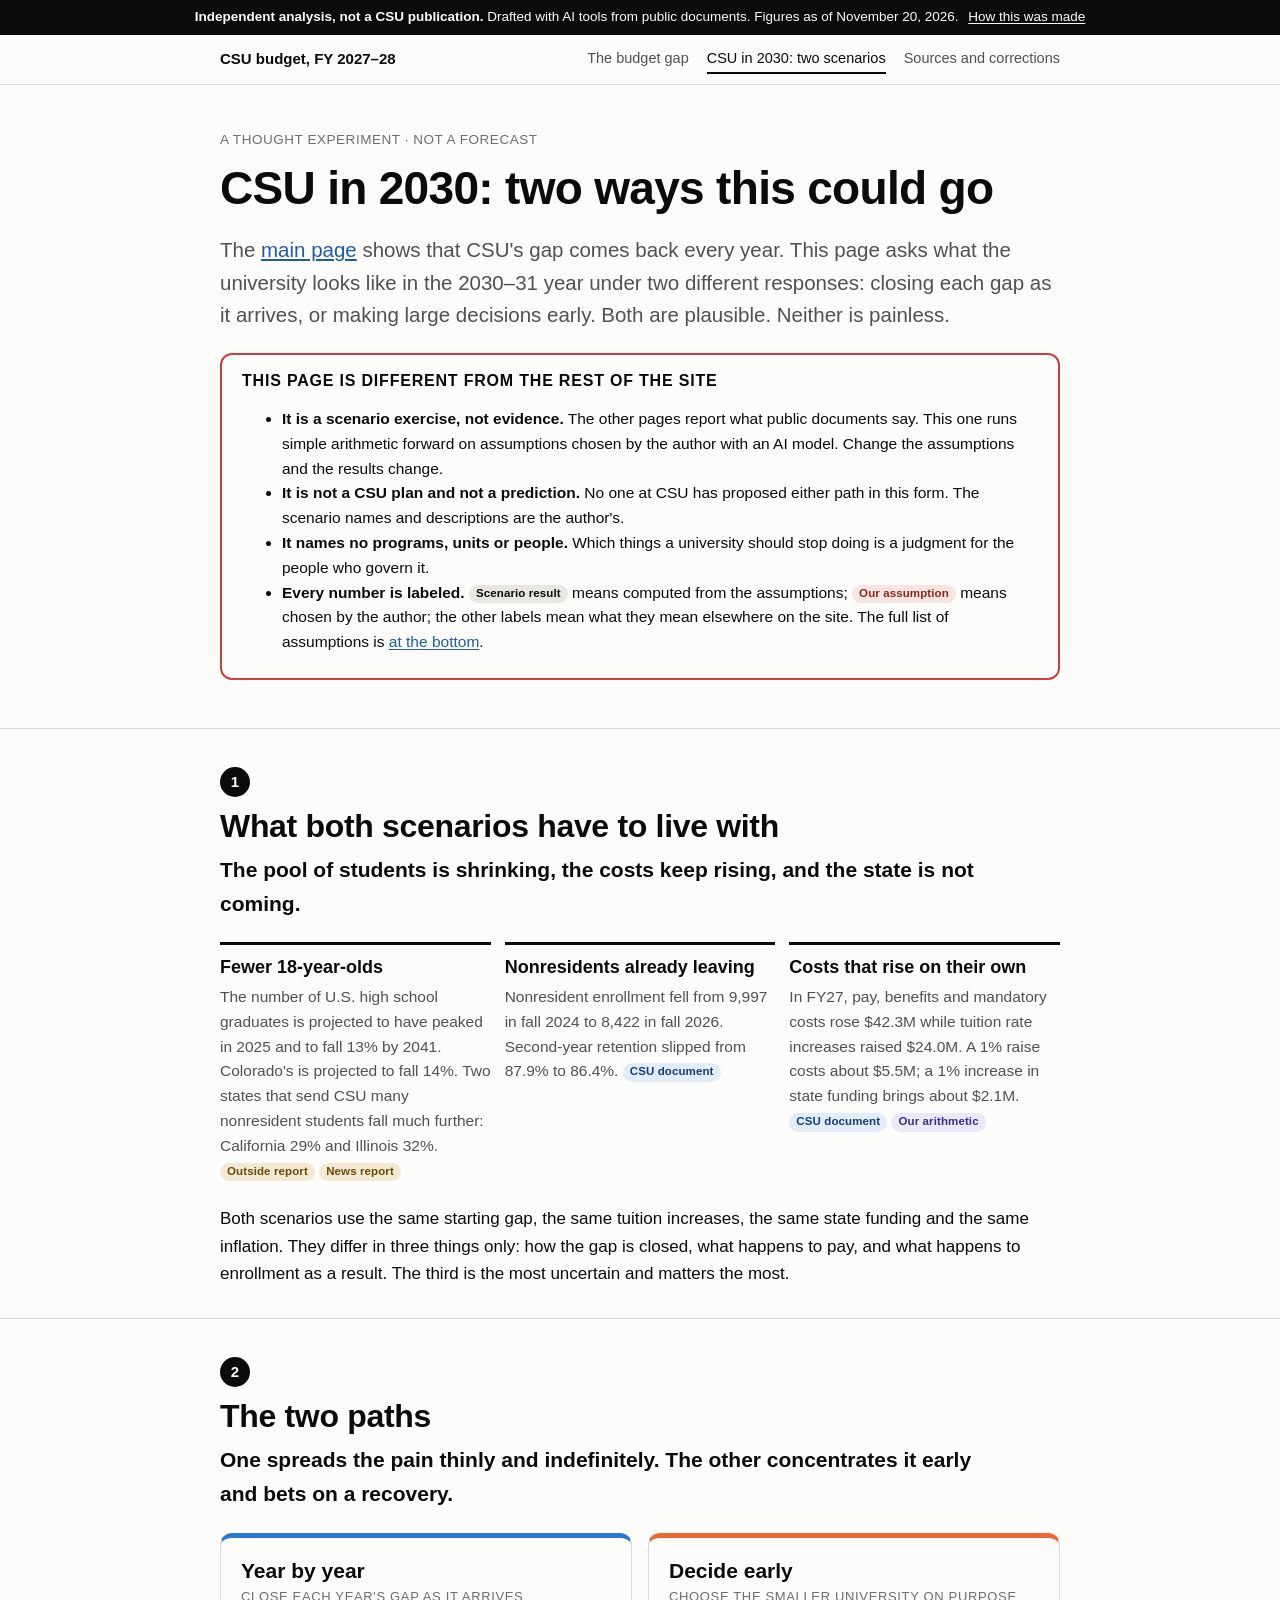
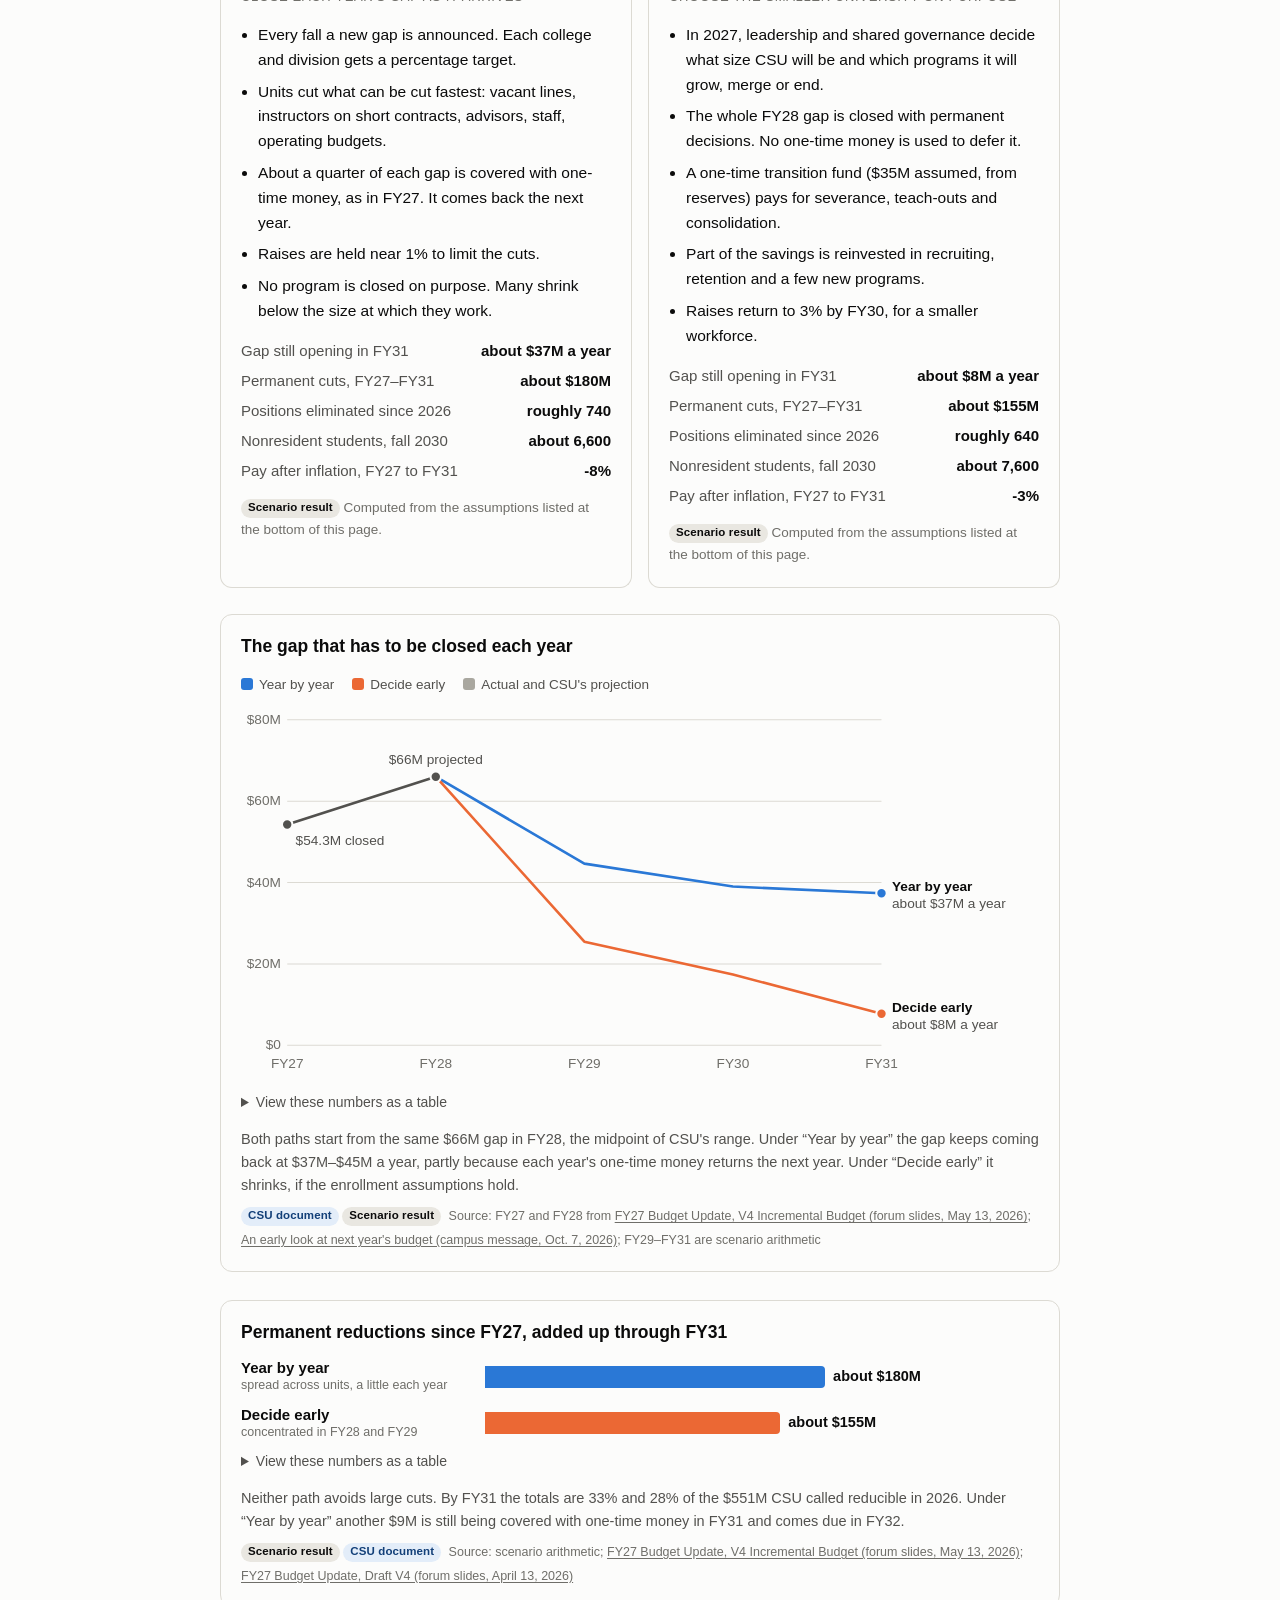
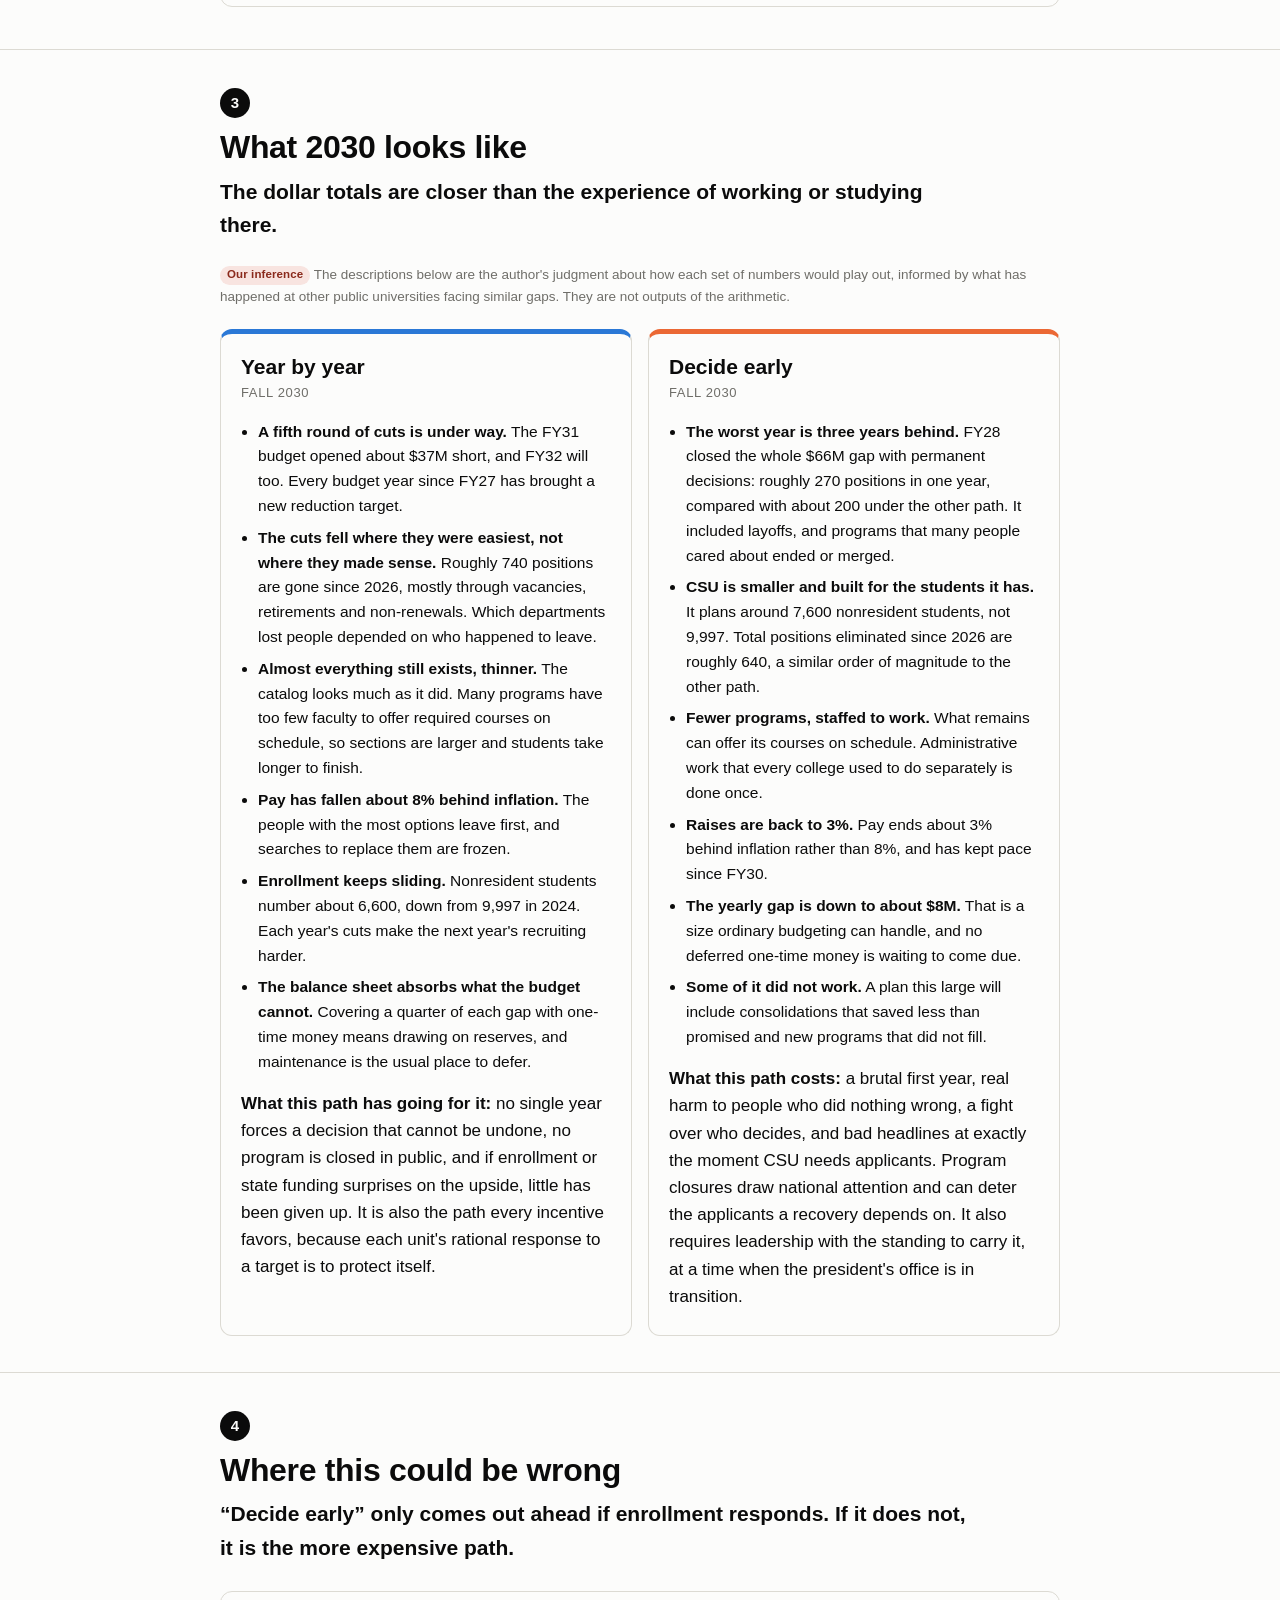
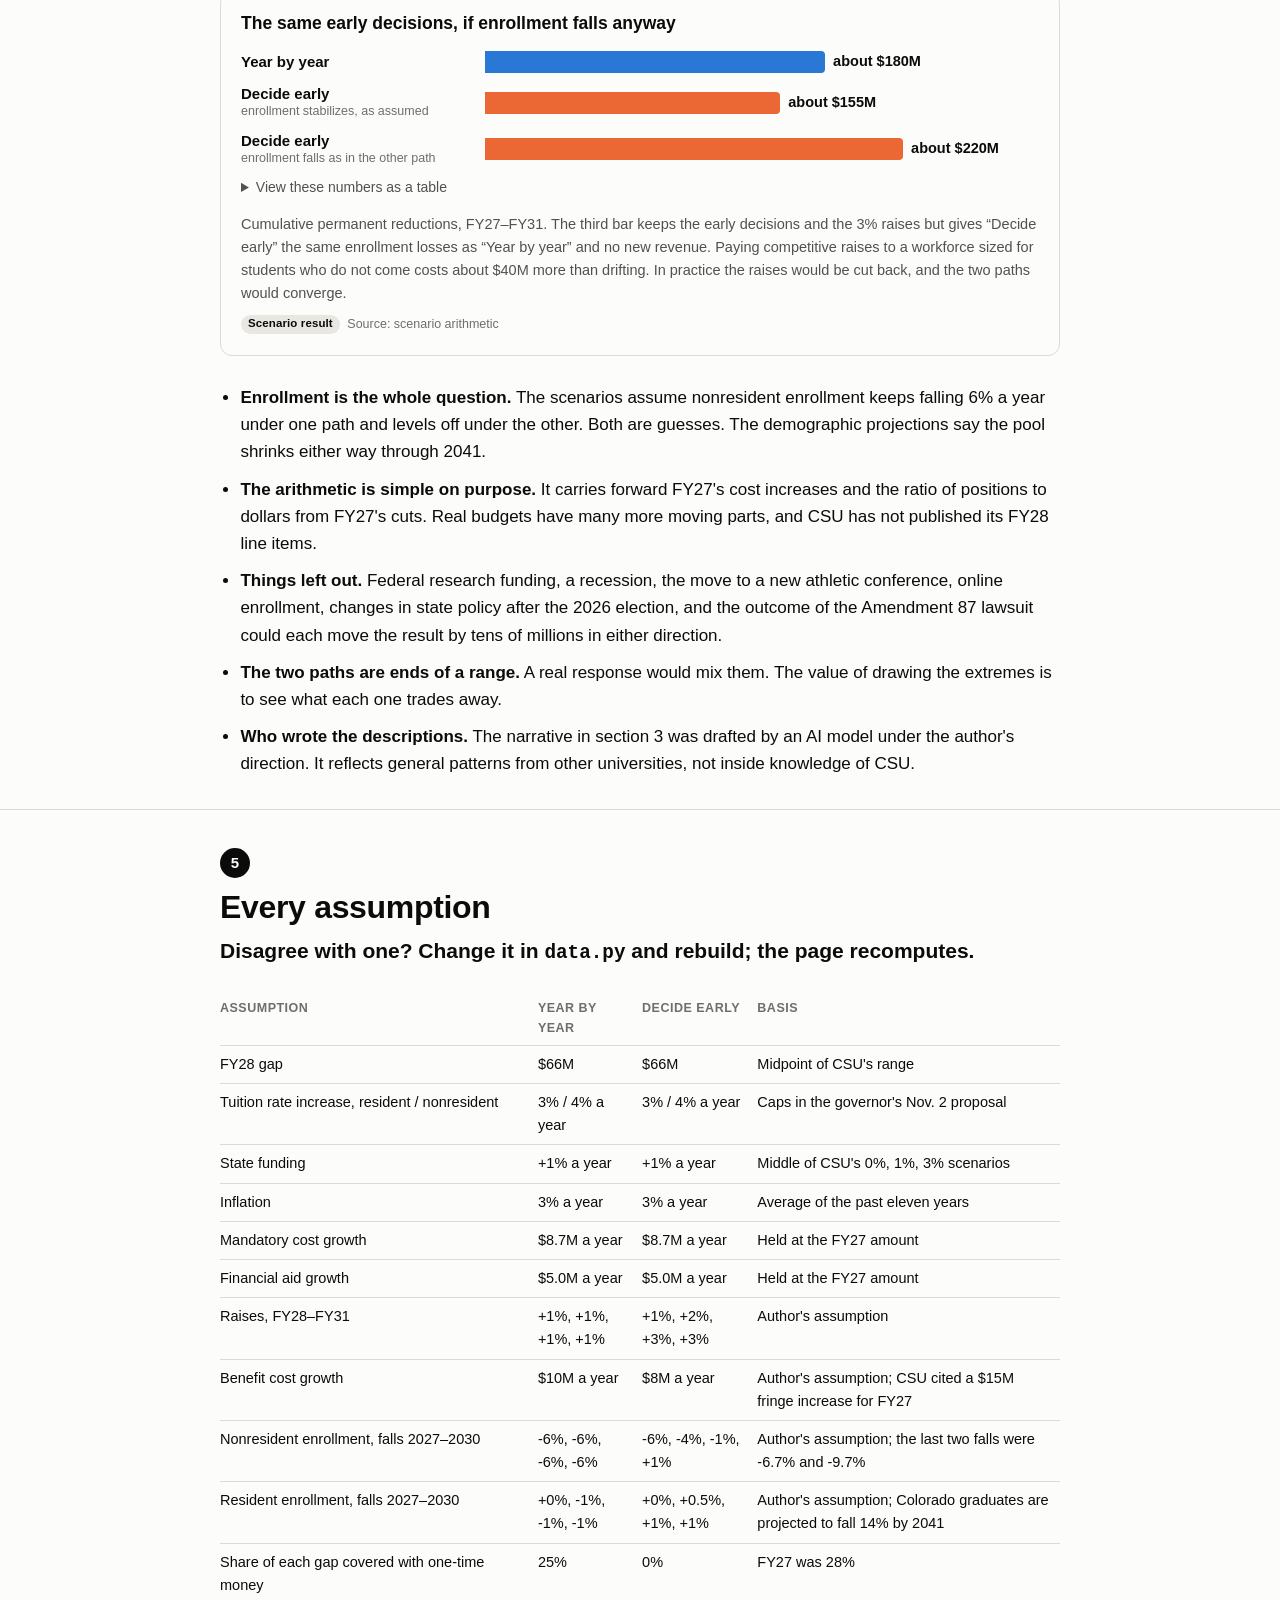
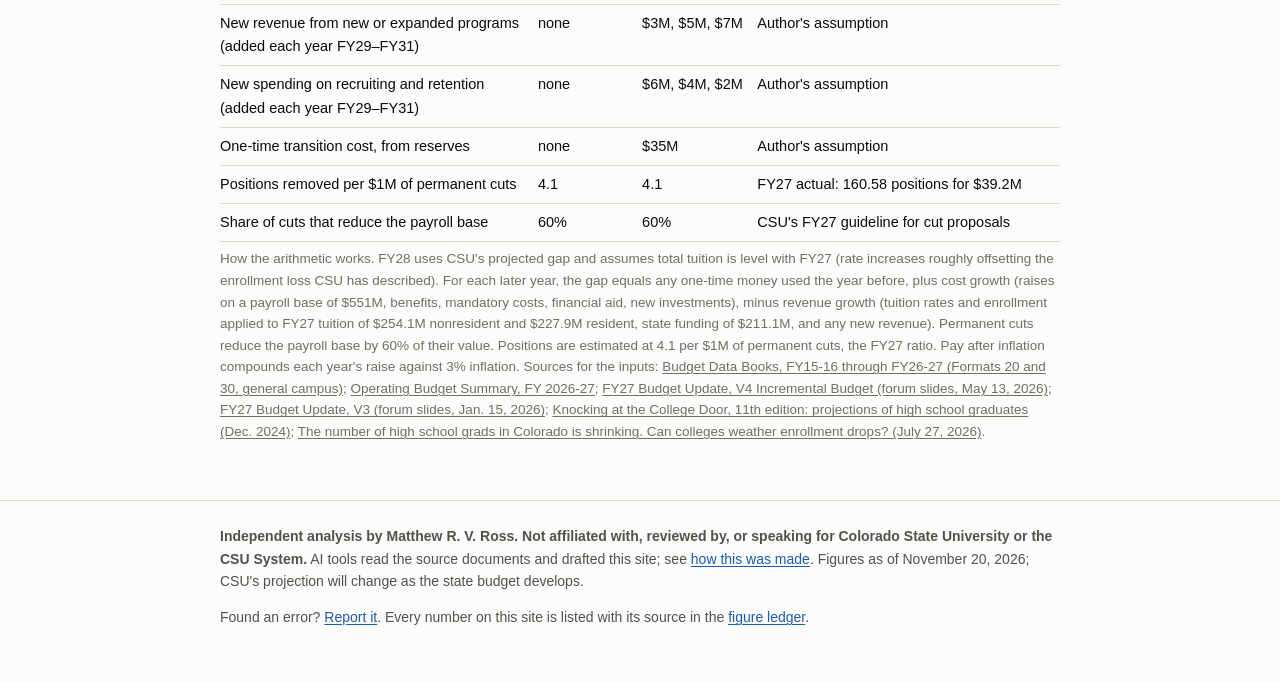
<file: docs/csu-2030.html>
<!doctype html>
<html lang="en">
<head>
<meta charset="utf-8">
<meta name="viewport" content="width=device-width, initial-scale=1">
<meta name="robots" content="noindex">
<title>CSU in 2030: two scenarios</title>
<meta name="description" content="An illustrative look at Colorado State University in 2030 under two responses to its recurring budget gap. A thought experiment with stated assumptions, not a forecast.">
<style>
:root {
  color-scheme: light;
  --surface: #fcfcfb;
  --surface-2: #f3f2ee;
  --surface-3: #e9e7e1;
  --text: #0b0b0b;
  --text-2: #52514e;
  --text-3: #6f6e69;
  --rule: #dcdad3;
  --link: #1c5cab;
  --s1: #2a78d6;      /* nonresident */
  --s2: #eb6834;      /* resident */
  --s3: #1baf7a;      /* state */
  --gap: #c9403f;     /* the gap */
  --gap-soft: #efb1ae;
  --gap-done: #9a9892;
  --gray: #a9a79f;
  --cost: #184f95;
  --g1: #8f2423; --g2: #c9403f; --g3: #e89b97;
  --a1: #2a78d6; --b1: #eb6834;
  --tag-csu-bg: #e3edf9; --tag-csu-fg: #123f78;
  --tag-state-bg: #e2f2ea; --tag-state-fg: #0d5a3d;
  --tag-news-bg: #f4e9d4; --tag-news-fg: #6b4a05;
  --tag-calc-bg: #ebe9f8; --tag-calc-fg: #3b2f8f;
  --tag-infer-bg: #f8e4e0; --tag-infer-fg: #8a2a1c;
}
@media (prefers-color-scheme: dark) {
  :root:not([data-theme="light"]) {
    color-scheme: dark;
    --surface: #1a1a19; --surface-2: #242422; --surface-3: #30302d;
    --text: #f0efec; --text-2: #c3c2b7; --text-3: #a09f95; --rule: #3a3a36; --link: #86b6ef;
    --s1: #3987e5; --s2: #d95926; --s3: #199e70;
    --gap: #e66767; --gap-soft: #7a3534; --gap-done: #77756e; --gray: #6b6a64; --cost: #6da7ec;
    --g1: #f0a3a3; --g2: #e66767; --g3: #8e3d3c;
    --a1: #3987e5; --b1: #d95926;
    --tag-csu-bg: #1b304b; --tag-csu-fg: #b7d3f6;
    --tag-state-bg: #173528; --tag-state-fg: #a9dcc5;
    --tag-news-bg: #3a2f17; --tag-news-fg: #ecd49a;
    --tag-calc-bg: #2a2650; --tag-calc-fg: #cdc8f5;
    --tag-infer-bg: #472220; --tag-infer-fg: #f3c2ba;
  }
}
:root[data-theme="dark"] {
  color-scheme: dark;
  --surface: #1a1a19; --surface-2: #242422; --surface-3: #30302d;
  --text: #f0efec; --text-2: #c3c2b7; --text-3: #a09f95; --rule: #3a3a36; --link: #86b6ef;
  --s1: #3987e5; --s2: #d95926; --s3: #199e70;
  --gap: #e66767; --gap-soft: #7a3534; --gap-done: #77756e; --gray: #6b6a64; --cost: #6da7ec;
  --g1: #f0a3a3; --g2: #e66767; --g3: #8e3d3c;
  --a1: #3987e5; --b1: #d95926;
  --tag-csu-bg: #1b304b; --tag-csu-fg: #b7d3f6;
  --tag-state-bg: #173528; --tag-state-fg: #a9dcc5;
  --tag-news-bg: #3a2f17; --tag-news-fg: #ecd49a;
  --tag-calc-bg: #2a2650; --tag-calc-fg: #cdc8f5;
  --tag-infer-bg: #472220; --tag-infer-fg: #f3c2ba;
}

* { box-sizing: border-box; }
html { -webkit-text-size-adjust: 100%; }
body {
  margin: 0; background: var(--surface); color: var(--text);
  font: 17px/1.6 -apple-system, BlinkMacSystemFont, "Segoe UI", Roboto, "Helvetica Neue", Arial, sans-serif;
}
a { color: var(--link); text-underline-offset: 2px; overflow-wrap: anywhere; }
code { overflow-wrap: anywhere; font-size: .92em; }
.wrap { max-width: 880px; margin: 0 auto; padding: 0 20px; }
h1, h2, h3 { line-height: 1.2; text-wrap: balance; }
p { margin: 0 0 1em; }

/* top bars */
.disclosure-bar {
  background: var(--text); color: var(--surface); font-size: 13.5px; line-height: 1.4;
  padding: 8px 20px; text-align: center;
}
.disclosure-bar a { color: inherit; margin-left: 6px; }
header.site { border-bottom: 1px solid var(--rule); position: sticky; top: 0; background: var(--surface); z-index: 5; }
header.site .wrap { display: flex; flex-wrap: wrap; gap: 6px 22px; align-items: center; padding-top: 10px; padding-bottom: 10px; }
.sitename { font-weight: 700; font-size: 15px; margin-right: auto; }
header.site nav { display: flex; flex-wrap: wrap; gap: 4px 18px; font-size: 14.5px; }
header.site nav a { color: var(--text-2); text-decoration: none; padding: 2px 0; border-bottom: 2px solid transparent; }
header.site nav a[aria-current="page"] { color: var(--text); border-bottom-color: var(--text); }
header.site nav a:hover { color: var(--text); }

/* hero */
.hero { padding: 44px 0 28px; }
.hero.small { padding-bottom: 6px; }
.eyebrow { font-size: 13.5px; letter-spacing: .04em; text-transform: uppercase; color: var(--text-3); margin-bottom: 10px; }
h1 { font-size: clamp(30px, 5.2vw, 46px); margin: 0 0 18px; letter-spacing: -0.015em; }
.lede { font-size: clamp(18px, 2.2vw, 20.5px); color: var(--text-2); max-width: 46em; }
.herofig { margin: 30px 0 28px; padding: 22px 0 20px; border-top: 3px solid var(--gap); border-bottom: 1px solid var(--rule); }
.heronum { font-size: clamp(44px, 10vw, 92px); font-weight: 700; letter-spacing: -0.03em; line-height: 1.02; }
.herocap { color: var(--text-2); margin-top: 10px; max-width: 40em; }

.disclosure { background: var(--surface-2); border: 1px solid var(--rule); border-radius: 10px; padding: 18px 22px 12px; }
.disclosure h2 { font-size: 15px; text-transform: uppercase; letter-spacing: .05em; margin: 0 0 10px; color: var(--text-2); }
.disclosure ul { margin: 0 0 10px; padding-left: 1.1em; font-size: 15.5px; }
.disclosure li { margin-bottom: 7px; }
.taglegend { font-size: 14px; color: var(--text-2); margin: 0 0 6px; line-height: 2; }

/* sections */
section { padding: 38px 0 14px; }
section + section { border-top: 1px solid var(--rule); }
.secnum {
  display: inline-flex; align-items: center; justify-content: center; width: 30px; height: 30px;
  border-radius: 50%; background: var(--text); color: var(--surface); font-weight: 700; font-size: 15px; margin: 0 0 10px;
}
h2 { font-size: clamp(25px, 3.6vw, 32px); margin: 0 0 8px; letter-spacing: -0.01em; }
.answer { font-size: clamp(18px, 2.3vw, 21px); font-weight: 600; margin-bottom: 22px; max-width: 36em; }
h3.sub { font-size: 20px; margin: 34px 0 10px; }

/* tags */
.tag {
  display: inline-block; font-size: 11.5px; font-weight: 600; line-height: 1.2; letter-spacing: .01em;
  padding: 2px 7px 3px; border-radius: 99px; white-space: nowrap; vertical-align: 1px;
}
.tag-csu { background: var(--tag-csu-bg); color: var(--tag-csu-fg); }
.tag-state { background: var(--tag-state-bg); color: var(--tag-state-fg); }
.tag-news { background: var(--tag-news-bg); color: var(--tag-news-fg); }
.tag-calc { background: var(--tag-calc-bg); color: var(--tag-calc-fg); }
.tag-infer { background: var(--tag-infer-bg); color: var(--tag-infer-fg); }
.tag-assume { background: var(--tag-infer-bg); color: var(--tag-infer-fg); }

/* stat tiles */
.tiles { display: grid; grid-template-columns: repeat(auto-fit, minmax(190px, 1fr)); gap: 12px; margin: 0 0 26px; }
.tile { background: var(--surface-2); border-radius: 10px; padding: 16px 16px 12px; display: flex; flex-direction: column; }
.tv { font-size: 27px; font-weight: 700; letter-spacing: -0.02em; line-height: 1.1; }
.tl { font-size: 14.5px; color: var(--text-2); margin: 8px 0 10px; line-height: 1.4; flex: 1; }

/* figures */
figure.chart { margin: 26px 0 28px; padding: 20px 20px 12px; border: 1px solid var(--rule); border-radius: 12px; background: var(--surface); }
.chart-title { font-weight: 700; font-size: 17.5px; margin-bottom: 16px; line-height: 1.3; }
.chart-note { font-size: 14.5px; color: var(--text-2); margin: 14px 0 8px; }
.chart-src { font-size: 12.5px; color: var(--text-3); margin: 0 0 6px; line-height: 1.9; }
.chart-src a { color: var(--text-3); }
.srcline { margin-left: 4px; }

/* horizontal bars */
.hbars { display: grid; gap: 12px; }
.hb-row { display: grid; grid-template-columns: minmax(120px, 230px) 1fr; gap: 6px 14px; align-items: center; border-radius: 6px; outline-offset: 3px; }
.hb-label { display: flex; flex-direction: column; line-height: 1.25; }
.hb-name { font-weight: 600; font-size: 15px; }
.hb-sub { font-size: 12.5px; color: var(--text-3); }
.hb-track { display: flex; align-items: center; min-width: 0; padding-right: 118px; position: relative; }
.bar { display: block; height: 22px; border-radius: 0 4px 4px 0; flex: none; }
.hbars.compact .bar { height: 14px; }
.hbars.compact { gap: 7px; }
.hbars.compact .hb-row { grid-template-columns: 78px 1fr; }
.hbars.compact .hb-name { font-weight: 500; font-size: 14px; }
.bar.range { margin-left: 2px; opacity: .38; }
.bar + .bar.range { border-radius: 0 4px 4px 0; }
.bar:has(+ .bar.range) { border-radius: 0; }
.hb-val { margin-left: 8px; font-size: 14.5px; font-weight: 600; white-space: nowrap; font-variant-numeric: tabular-nums; }
.c-gap { background: var(--gap); } .c-gap-done { background: var(--gap-done); }
.c-gray { background: var(--gray); } .c-rev { background: var(--s3); } .c-cost { background: var(--cost); }
.c-s1 { background: var(--s1); } .c-s3 { background: var(--s3); } .c-a { background: var(--a1); } .c-b { background: var(--b1); }
@media (max-width: 600px) {
  .hb-row { grid-template-columns: 1fr; gap: 3px; }
  .hbars.compact .hb-row { grid-template-columns: 70px 1fr; }
  .hb-track { padding-right: 104px; }
}

/* segmented bar */
.segbar { display: flex; gap: 2px; height: 28px; margin: 10px 0 4px; }
.seg { display: flex; align-items: center; border-radius: 4px; min-width: 2px; outline-offset: 2px; }
.seg-val { font-size: 13px; font-weight: 600; padding-left: 8px; white-space: nowrap; }
.seg.g1 { background: var(--g1); color: #fff; } .seg.g2 { background: var(--g2); color: #fff; } .seg.g3 { background: var(--g3); color: #0b0b0b; }
@media (prefers-color-scheme: dark) { :root:not([data-theme="light"]) .seg.g1 { color: #0b0b0b; } :root:not([data-theme="light"]) .seg.g3 { color: #fff; } }
.legend { list-style: none; display: flex; flex-wrap: wrap; gap: 4px 18px; padding: 0; margin: 0 0 8px; font-size: 13.5px; color: var(--text-2); }
.legend li { display: flex; align-items: center; gap: 6px; }
.sw { width: 12px; height: 12px; border-radius: 3px; display: inline-block; flex: none; }
.sw.g1 { background: var(--g1); } .sw.g2 { background: var(--g2); } .sw.g3 { background: var(--g3); }
.sw.s1 { background: var(--s1); } .sw.s2 { background: var(--s2); } .sw.s3 { background: var(--s3); }
.sw.a1 { background: var(--a1); } .sw.b1 { background: var(--b1); } .sw.gapc { background: var(--gap); } .sw.grayc { background: var(--gray); }

/* line chart */
.lc svg { width: 100%; height: auto; display: block; }
.lc svg.compact { display: none; }
@media (max-width: 600px) { .lc svg.wide { display: none; } .lc svg.compact { display: block; } }
svg .grid { stroke: var(--rule); stroke-width: 1; }
svg .axis { fill: var(--text-3); font-variant-numeric: tabular-nums; }
svg .line { fill: none; stroke-width: 2.5; stroke-linejoin: round; stroke-linecap: round; }
svg .line.s1, svg .line.a1 { stroke: var(--s1); } svg .line.s2, svg .line.b1 { stroke: var(--s2); } svg .line.s3 { stroke: var(--s3); }
svg .line.hist { stroke: var(--text-2); }
svg .line.dash { stroke-dasharray: 2 5; }
svg .dot { stroke: var(--surface); stroke-width: 2; }
svg .dot.s1, svg .dot.a1 { fill: var(--s1); } svg .dot.s2, svg .dot.b1 { fill: var(--s2); } svg .dot.s3 { fill: var(--s3); } svg .dot.hist { fill: var(--text-2); }
svg .endlabel { fill: var(--text); font-weight: 600; }
svg .endval, svg .note { fill: var(--text-2); }
svg .hit { fill: transparent; outline: none; }
svg .hit:hover, svg .hit:focus { fill: var(--text); fill-opacity: .05; }
svg .band { fill: var(--text); fill-opacity: .04; }

/* tables */
.tablewrap { overflow-x: auto; margin: 10px 0 6px; }
table { border-collapse: collapse; width: 100%; font-size: 14.5px; }
caption { text-align: left; font-size: 13px; color: var(--text-3); padding-bottom: 6px; }
th, td { text-align: left; padding: 7px 10px 7px 0; border-bottom: 1px solid var(--rule); vertical-align: top; }
thead th { font-size: 12.5px; text-transform: uppercase; letter-spacing: .04em; color: var(--text-3); font-weight: 600; }
tbody th { font-weight: 500; }
td { font-variant-numeric: tabular-nums; }
details.datatable { margin: 10px 0 0; font-size: 14px; }
details.datatable summary { cursor: pointer; color: var(--text-2); }

/* point cards */
.points, .cards { display: grid; grid-template-columns: repeat(auto-fit, minmax(240px, 1fr)); gap: 14px; margin: 22px 0; }
.point { border-top: 3px solid var(--text); padding-top: 12px; }
.point h3 { font-size: 18px; margin: 0 0 6px; }
.point p { font-size: 15.5px; color: var(--text-2); margin: 0; }
.card { border: 1px solid var(--rule); border-radius: 12px; padding: 18px 18px 8px; background: var(--surface); }
.card h3 { font-size: 18px; margin: 0 0 10px; }
.cardsub { display: block; font-size: 13px; font-weight: 500; color: var(--text-3); margin-top: 3px; }
.cardnum { font-size: 30px; font-weight: 700; letter-spacing: -0.02em; margin: 0; line-height: 1.1; }
.cardcap { font-size: 13.5px; color: var(--text-2); margin: 4px 0 12px; }
.card p { font-size: 15px; }
.fine { font-size: 13.5px; color: var(--text-3); }
.fine a { color: var(--text-3); }

.rootbox { background: var(--text); color: var(--surface); border-radius: 12px; padding: 22px 24px 10px; margin: 28px 0 18px; }
.rootbox h3 { margin: 0 0 8px; font-size: 15px; text-transform: uppercase; letter-spacing: .05em; opacity: .8; }
.rootbox p { font-size: clamp(17px, 2.1vw, 19.5px); line-height: 1.5; }
.callout { background: var(--surface-2); border-left: 4px solid var(--text-2); border-radius: 0 10px 10px 0; padding: 16px 20px 6px; margin: 22px 0; }
.callout h3 { margin: 0 0 6px; font-size: 17px; }
.callout p { font-size: 15.5px; }

.qa details { border-top: 1px solid var(--rule); padding: 12px 0 4px; }
.qa details:last-child { border-bottom: 1px solid var(--rule); }
.qa summary { font-weight: 700; font-size: 17.5px; cursor: pointer; padding: 2px 0 8px; }
.qa p { font-size: 15.5px; }

ul.unknowns, ol.agree { padding-left: 1.2em; }
ul.unknowns li, ol.agree li { margin-bottom: 10px; }
ol.agree { font-size: 17px; }
ol.agree li::marker { font-weight: 700; }
ol.corrections { font-size: 15.5px; }

/* scenario page */
.scen-grid { display: grid; grid-template-columns: repeat(auto-fit, minmax(300px, 1fr)); gap: 16px; margin: 22px 0; }
.scen { border: 1px solid var(--rule); border-radius: 12px; padding: 20px 20px 8px; border-top: 5px solid var(--a1); }
.scen.b { border-top-color: var(--b1); }
.scen h3 { margin: 0 0 4px; font-size: 21px; }
.scen .scen-tag { font-size: 13px; color: var(--text-3); text-transform: uppercase; letter-spacing: .05em; margin: 0 0 12px; }
.scen ul { padding-left: 1.1em; font-size: 15.5px; }
.scen li { margin-bottom: 7px; }
.scen dl { display: grid; grid-template-columns: 1fr auto; gap: 6px 14px; font-size: 15px; margin: 14px 0; }
.scen dt { color: var(--text-2); } .scen dd { margin: 0; font-weight: 700; font-variant-numeric: tabular-nums; text-align: right; }
.warnbox { border: 2px solid var(--gap); border-radius: 12px; padding: 16px 20px 6px; margin: 20px 0; }
.warnbox h2, .warnbox h3 { font-size: 16px; text-transform: uppercase; letter-spacing: .05em; margin: 0 0 8px; }
.warnbox p, .warnbox li { font-size: 15.5px; }

footer.site { border-top: 1px solid var(--rule); margin-top: 30px; padding: 24px 0 40px; font-size: 14px; color: var(--text-2); }

#tip {
  position: fixed; z-index: 20; max-width: 300px; background: var(--text); color: var(--surface);
  font-size: 13px; line-height: 1.4; padding: 7px 10px; border-radius: 6px; pointer-events: none;
  box-shadow: 0 4px 14px rgba(0,0,0,.22);
}
@media print {
  .disclosure-bar { background: none; color: #000; border-bottom: 1px solid #000; }
  header.site { position: static; }
  details { display: block; } details > * { display: block !important; }
  figure.chart, .card, .scen { break-inside: avoid; }
}
.tag-ext { background: var(--tag-news-bg); color: var(--tag-news-fg); }
.tag-scen { background: var(--surface-3); color: var(--text); }

</style>
</head>
<body>
<div class="disclosure-bar" role="note">
  <strong>Independent analysis, not a CSU publication.</strong>
  Drafted with AI tools from public documents. Figures as of November 20, 2026.
  <a href="sources.html#disclosure">How this was made</a>
</div>
<header class="site">
  <div class="wrap">
    <span class="sitename">CSU budget, FY 2027&ndash;28</span>
    <nav aria-label="Pages"><a href="index.html">The budget gap</a><a href="csu-2030.html" aria-current="page">CSU in 2030: two scenarios</a><a href="sources.html">Sources and corrections</a></nav>
  </div>
</header>
<main>

<section class="hero">
  <div class="wrap">
    <p class="eyebrow">A thought experiment &middot; not a forecast</p>
    <h1>CSU in 2030: two ways this could go</h1>
    <p class="lede">The <a href="index.html">main page</a> shows that CSU's gap comes back every year. This page asks
    what the university looks like in the 2030&ndash;31 year under two different responses: closing each gap as
    it arrives, or making large decisions early. Both are plausible. Neither is painless.</p>

    <div class="warnbox" role="note">
      <h2>This page is different from the rest of the site</h2>
      <ul>
        <li><strong>It is a scenario exercise, not evidence.</strong> The other pages report what public
        documents say. This one runs simple arithmetic forward on assumptions chosen by the author with an AI
        model. Change the assumptions and the results change.</li>
        <li><strong>It is not a CSU plan and not a prediction.</strong> No one at CSU has proposed either path
        in this form. The scenario names and descriptions are the author's.</li>
        <li><strong>It names no programs, units or people.</strong> Which things a university should stop doing
        is a judgment for the people who govern it.</li>
        <li><strong>Every number is labeled.</strong> <span class="tag tag-scen">Scenario result</span> means computed from the assumptions;
        <span class="tag tag-assume">Our assumption</span> means chosen by the author; the other labels mean what they mean elsewhere on the site.
        The full list of assumptions is <a href="#assumptions">at the bottom</a>.</li>
      </ul>
    </div>
  </div>
</section>

<section id="givens">
  <div class="wrap">
    <p class="secnum">1</p>
    <h2>What both scenarios have to live with</h2>
    <p class="answer">The pool of students is shrinking, the costs keep rising, and the state is not coming.</p>
    <div class="points">
      <div class="point">
        <h3>Fewer 18-year-olds</h3>
        <p>The number of U.S. high school graduates is projected to have peaked in 2025 and to fall
        13% by 2041. Colorado's is projected to fall 14%. Two states that send CSU
        many nonresident students fall much further: California 29% and Illinois
        32%. <span class="tag tag-ext">Outside report</span> <span class="tag tag-news">News report</span></p>
      </div>
      <div class="point">
        <h3>Nonresidents already leaving</h3>
        <p>Nonresident enrollment fell from 9,997 in fall 2024 to 8,422 in fall 2026.
        Second-year retention slipped from 87.9% to 86.4%. <span class="tag tag-csu">CSU document</span></p>
      </div>
      <div class="point">
        <h3>Costs that rise on their own</h3>
        <p>In FY27, pay, benefits and mandatory costs rose $42.3M while tuition rate increases raised
        $24.0M. A 1% raise costs about $5.5M; a 1% increase in state
        funding brings about $2.1M. <span class="tag tag-csu">CSU document</span> <span class="tag tag-calc">Our arithmetic</span></p>
      </div>
    </div>
    <p>Both scenarios use the same starting gap, the same tuition increases, the same state funding and the same
    inflation. They differ in three things only: how the gap is closed, what happens to pay, and what happens
    to enrollment as a result. The third is the most uncertain and matters the most.</p>
  </div>
</section>

<section id="paths">
  <div class="wrap">
    <p class="secnum">2</p>
    <h2>The two paths</h2>
    <p class="answer">One spreads the pain thinly and indefinitely. The other concentrates it early and bets on a
    recovery.</p>
    <div class="scen-grid"><article class="scen ">
      <h3>Year by year</h3>
      <p class="scen-tag">Close each year's gap as it arrives</p>
      <ul><li>Every fall a new gap is announced. Each college and division gets a percentage target.</li><li>Units cut what can be cut fastest: vacant lines, instructors on short contracts, advisors, staff, operating budgets.</li><li>About a quarter of each gap is covered with one-time money, as in FY27. It comes back the next year.</li><li>Raises are held near 1% to limit the cuts.</li><li>No program is closed on purpose. Many shrink below the size at which they work.</li></ul>
      <dl>
        <dt>Gap still opening in FY31</dt><dd>about $37M a year</dd>
        <dt>Permanent cuts, FY27&ndash;FY31</dt><dd>about $180M</dd>
        <dt>Positions eliminated since 2026</dt><dd>roughly 740</dd>
        <dt>Nonresident students, fall 2030</dt><dd>about 6,600</dd>
        <dt>Pay after inflation, FY27 to FY31</dt><dd>-8%</dd>
      </dl>
      <p class="fine"><span class="tag tag-scen">Scenario result</span> Computed from the assumptions listed at the bottom of this page.</p>
    </article><article class="scen b">
      <h3>Decide early</h3>
      <p class="scen-tag">Choose the smaller university on purpose</p>
      <ul><li>In 2027, leadership and shared governance decide what size CSU will be and which programs it will grow, merge or end.</li><li>The whole FY28 gap is closed with permanent decisions. No one-time money is used to defer it.</li><li>A one-time transition fund ($35M assumed, from reserves) pays for severance, teach-outs and consolidation.</li><li>Part of the savings is reinvested in recruiting, retention and a few new programs.</li><li>Raises return to 3% by FY30, for a smaller workforce.</li></ul>
      <dl>
        <dt>Gap still opening in FY31</dt><dd>about $8M a year</dd>
        <dt>Permanent cuts, FY27&ndash;FY31</dt><dd>about $155M</dd>
        <dt>Positions eliminated since 2026</dt><dd>roughly 640</dd>
        <dt>Nonresident students, fall 2030</dt><dd>about 7,600</dd>
        <dt>Pay after inflation, FY27 to FY31</dt><dd>-3%</dd>
      </dl>
      <p class="fine"><span class="tag tag-scen">Scenario result</span> Computed from the assumptions listed at the bottom of this page.</p>
    </article></div>
    <figure class="chart">
  <figcaption class="chart-title">The gap that has to be closed each year</figcaption>
  <ul class="legend"><li><span class="sw a1"></span>Year by year</li><li><span class="sw b1"></span>Decide early</li><li><span class="sw grayc"></span>Actual and CSU&#x27;s projection</li></ul><div class="lc"><svg viewBox="0 0 760 360" class="linechart wide" role="img" aria-label="Line chart of the yearly budget gap under two scenarios, fiscal years 2027 to 2031. Values are in the table below.">
<line class="grid" x1="44" x2="610" y1="326.0" y2="326.0"/>
<text class="axis" x="38" y="330.0" text-anchor="end" font-size="13">$0</text>
<line class="grid" x1="44" x2="610" y1="248.5" y2="248.5"/>
<text class="axis" x="38" y="252.5" text-anchor="end" font-size="13">$20M</text>
<line class="grid" x1="44" x2="610" y1="171.0" y2="171.0"/>
<text class="axis" x="38" y="175.0" text-anchor="end" font-size="13">$40M</text>
<line class="grid" x1="44" x2="610" y1="93.5" y2="93.5"/>
<text class="axis" x="38" y="97.5" text-anchor="end" font-size="13">$60M</text>
<line class="grid" x1="44" x2="610" y1="16.0" y2="16.0"/>
<text class="axis" x="38" y="20.0" text-anchor="end" font-size="13">$80M</text>
<text class="axis" x="44.0" y="348" text-anchor="middle" font-size="13">FY27</text>
<text class="axis" x="185.5" y="348" text-anchor="middle" font-size="13">FY28</text>
<text class="axis" x="327.0" y="348" text-anchor="middle" font-size="13">FY29</text>
<text class="axis" x="468.5" y="348" text-anchor="middle" font-size="13">FY30</text>
<text class="axis" x="610.0" y="348" text-anchor="middle" font-size="13">FY31</text>
<polyline class="line hist" points="44.0,115.7 185.5,70.2"/>
<polyline class="line a1" points="185.5,70.2 327.0,153.0 468.5,174.8 610.0,181.2"/>
<polyline class="line b1" points="185.5,70.2 327.0,227.3 468.5,258.6 610.0,296.0"/>
<circle class="dot hist" cx="44.0" cy="115.7" r="5"/>
<circle class="dot hist" cx="185.5" cy="70.2" r="5"/>
<text class="note" x="52.0" y="135.7" font-size="13">$54.3M closed</text>
<text class="note" x="185.5" y="58.2" text-anchor="middle" font-size="13">$66M projected</text>
<circle class="dot a1" cx="610.0" cy="181.2" r="5"/>
<text class="endlabel" x="620.0" y="179.2" font-size="13">Year by year</text>
<text class="endval" x="620.0" y="195.2" font-size="13">about $37M a year</text>
<circle class="dot b1" cx="610.0" cy="296.0" r="5"/>
<text class="endlabel" x="620.0" y="294.0" font-size="13">Decide early</text>
<text class="endval" x="620.0" y="310.0" font-size="13">about $8M a year</text>
<rect class="hit" x="-26.8" y="16" width="141.5" height="310" tabindex="0" data-tip="FY27 — gap of $54.3M closed (actual)"/>
<rect class="hit" x="114.8" y="16" width="141.5" height="310" tabindex="0" data-tip="FY28 — Year by year: $66M · Decide early: $66M"/>
<rect class="hit" x="256.2" y="16" width="141.5" height="310" tabindex="0" data-tip="FY29 — Year by year: $45M · Decide early: $25M"/>
<rect class="hit" x="397.8" y="16" width="141.5" height="310" tabindex="0" data-tip="FY30 — Year by year: $39M · Decide early: $17M"/>
<rect class="hit" x="539.2" y="16" width="141.5" height="310" tabindex="0" data-tip="FY31 — Year by year: $37M · Decide early: $8M"/>
</svg><svg viewBox="0 0 390 320" class="linechart compact" role="img" aria-label="Line chart of the yearly budget gap under two scenarios, fiscal years 2027 to 2031. Values are in the table below.">
<line class="grid" x1="52" x2="374" y1="286.0" y2="286.0"/>
<text class="axis" x="46" y="290.0" text-anchor="end" font-size="12">$0</text>
<line class="grid" x1="52" x2="374" y1="218.5" y2="218.5"/>
<text class="axis" x="46" y="222.5" text-anchor="end" font-size="12">$20M</text>
<line class="grid" x1="52" x2="374" y1="151.0" y2="151.0"/>
<text class="axis" x="46" y="155.0" text-anchor="end" font-size="12">$40M</text>
<line class="grid" x1="52" x2="374" y1="83.5" y2="83.5"/>
<text class="axis" x="46" y="87.5" text-anchor="end" font-size="12">$60M</text>
<line class="grid" x1="52" x2="374" y1="16.0" y2="16.0"/>
<text class="axis" x="46" y="20.0" text-anchor="end" font-size="12">$80M</text>
<text class="axis" x="52.0" y="308" text-anchor="middle" font-size="12">FY27</text>
<text class="axis" x="132.5" y="308" text-anchor="middle" font-size="12">FY28</text>
<text class="axis" x="213.0" y="308" text-anchor="middle" font-size="12">FY29</text>
<text class="axis" x="293.5" y="308" text-anchor="middle" font-size="12">FY30</text>
<text class="axis" x="374.0" y="308" text-anchor="middle" font-size="12">FY31</text>
<polyline class="line hist" points="52.0,102.8 132.5,63.2"/>
<polyline class="line a1" points="132.5,63.2 213.0,135.3 293.5,154.3 374.0,159.9"/>
<polyline class="line b1" points="132.5,63.2 213.0,200.0 293.5,227.3 374.0,259.9"/>
<circle class="dot hist" cx="52.0" cy="102.8" r="5"/>
<circle class="dot hist" cx="132.5" cy="63.2" r="5"/>
<text class="note" x="60.0" y="122.8" font-size="12">$54.3M closed</text>
<text class="note" x="132.5" y="51.2" text-anchor="middle" font-size="12">$66M projected</text>
<circle class="dot a1" cx="374.0" cy="159.9" r="5"/>
<circle class="dot b1" cx="374.0" cy="259.9" r="5"/>
<rect class="hit" x="11.8" y="16" width="80.5" height="270" tabindex="0" data-tip="FY27 — gap of $54.3M closed (actual)"/>
<rect class="hit" x="92.2" y="16" width="80.5" height="270" tabindex="0" data-tip="FY28 — Year by year: $66M · Decide early: $66M"/>
<rect class="hit" x="172.8" y="16" width="80.5" height="270" tabindex="0" data-tip="FY29 — Year by year: $45M · Decide early: $25M"/>
<rect class="hit" x="253.2" y="16" width="80.5" height="270" tabindex="0" data-tip="FY30 — Year by year: $39M · Decide early: $17M"/>
<rect class="hit" x="333.8" y="16" width="80.5" height="270" tabindex="0" data-tip="FY31 — Year by year: $37M · Decide early: $8M"/>
</svg></div>
  <details class="datatable"><summary>View these numbers as a table</summary><div class="tablewrap"><table><thead><tr><th>Year</th><th>Year by year: gap</th><th>closed permanently</th><th>covered one-time</th><th>Decide early: gap</th><th>closed permanently</th></tr></thead><tbody><tr><th scope='row'>FY28</th><td>$66M</td><td>$50M</td><td>$16M</td><td>$66M</td><td>$66M</td></tr><tr><th scope='row'>FY29</th><td>$45M</td><td>$33M</td><td>$11M</td><td>$25M</td><td>$25M</td></tr><tr><th scope='row'>FY30</th><td>$39M</td><td>$29M</td><td>$10M</td><td>$17M</td><td>$17M</td></tr><tr><th scope='row'>FY31</th><td>$37M</td><td>$28M</td><td>$9M</td><td>$8M</td><td>$8M</td></tr></tbody></table></div></details>
  <p class="chart-note">Both paths start from the same $66M gap in FY28, the midpoint of CSU's range. Under &ldquo;Year by year&rdquo; the gap keeps coming back at $37M&ndash;$45M a year, partly because each year's one-time money returns the next year. Under &ldquo;Decide early&rdquo; it shrinks, if the enrollment assumptions hold.</p>
  <p class="chart-src"><span class="tag tag-csu">CSU document</span> <span class="tag tag-scen">Scenario result</span> <span class="srcline">Source: FY27 and FY28 from <a href="https://operations.colostate.edu/media/sites/109/2026/05/Campus-V4-5-13-2026_a-1.pdf">FY27 Budget Update, V4 Incremental Budget (forum slides, May 13, 2026)</a>; <a href="https://source.colostate.edu/an-early-look-at-next-years-budget/">An early look at next year&#x27;s budget (campus message, Oct. 7, 2026)</a>; FY29&ndash;FY31 are scenario arithmetic</span></p>
</figure>
    <figure class="chart">
  <figcaption class="chart-title">Permanent reductions since FY27, added up through FY31</figcaption>
  <div class="hbars big" role="list">
<div class="hb-row" role="listitem" tabindex="0" data-tip="Year by year: $179M of cumulative permanent reductions, FY27-FY31"><div class="hb-label"><span class="hb-name">Year by year</span><span class="hb-sub">spread across units, a little each year</span></div><div class="hb-track"><span class="bar c-a" style="width:78.01%"></span><span class="hb-val">about $180M</span></div></div>
<div class="hb-row" role="listitem" tabindex="0" data-tip="Decide early: $156M of cumulative permanent reductions, FY27-FY31"><div class="hb-label"><span class="hb-name">Decide early</span><span class="hb-sub">concentrated in FY28 and FY29</span></div><div class="hb-track"><span class="bar c-b" style="width:67.72%"></span><span class="hb-val">about $155M</span></div></div>
</div>
  <details class="datatable"><summary>View these numbers as a table</summary><div class="tablewrap"><table><thead><tr><th>Scenario</th><th>Cumulative permanent reductions FY27–FY31</th><th>Share of $551M</th><th>Positions (approx.)</th></tr></thead><tbody><tr><th scope='row'>Year by year</th><td>$179M</td><td>33%</td><td>740</td></tr><tr><th scope='row'>Decide early</th><td>$156M</td><td>28%</td><td>640</td></tr></tbody></table></div></details>
  <p class="chart-note">Neither path avoids large cuts. By FY31 the totals are 33% and 28% of the $551M CSU called reducible in 2026. Under &ldquo;Year by year&rdquo; another $9M is still being covered with one-time money in FY31 and comes due in FY32.</p>
  <p class="chart-src"><span class="tag tag-scen">Scenario result</span> <span class="tag tag-csu">CSU document</span> <span class="srcline">Source: scenario arithmetic; <a href="https://operations.colostate.edu/media/sites/109/2026/05/Campus-V4-5-13-2026_a-1.pdf">FY27 Budget Update, V4 Incremental Budget (forum slides, May 13, 2026)</a>; <a href="https://operations.colostate.edu/media/sites/109/2026/04/Budget-Forum-4-13-2026.pdf">FY27 Budget Update, Draft V4 (forum slides, April 13, 2026)</a></span></p>
</figure>
  </div>
</section>

<section id="feel">
  <div class="wrap">
    <p class="secnum">3</p>
    <h2>What 2030 looks like</h2>
    <p class="answer">The dollar totals are closer than the experience of working or studying there.</p>
    <p class="fine"><span class="tag tag-infer">Our inference</span> The descriptions below are the author's judgment about how each set of numbers
    would play out, informed by what has happened at other public universities facing similar gaps. They are
    not outputs of the arithmetic.</p>

    <div class="scen-grid">
      <article class="scen">
        <h3>Year by year</h3>
        <p class="scen-tag">Fall 2030</p>
        <ul>
          <li><strong>A fifth round of cuts is under way.</strong> The FY31 budget opened about
          $37M short, and FY32 will too. Every budget year since FY27 has
          brought a new reduction target.</li>
          <li><strong>The cuts fell where they were easiest, not where they made sense.</strong> Roughly
          740 positions are gone since 2026, mostly through vacancies, retirements and
          non-renewals. Which departments lost people depended on who happened to leave.</li>
          <li><strong>Almost everything still exists, thinner.</strong> The catalog looks much as it did. Many
          programs have too few faculty to offer required courses on schedule, so sections are larger and
          students take longer to finish.</li>
          <li><strong>Pay has fallen about 8% behind inflation.</strong> The people
          with the most options leave first, and searches to replace them are frozen.</li>
          <li><strong>Enrollment keeps sliding.</strong> Nonresident students number about
          6,600, down from 9,997 in 2024. Each year's cuts make the next year's
          recruiting harder.</li>
          <li><strong>The balance sheet absorbs what the budget cannot.</strong> Covering a quarter of each
          gap with one-time money means drawing on reserves, and maintenance is the usual place to defer.</li>
        </ul>
        <p><strong>What this path has going for it:</strong> no single year forces a decision that cannot be
        undone, no program is closed in public, and if enrollment or state funding surprises on the upside,
        little has been given up. It is also the path every incentive favors, because each unit's rational
        response to a target is to protect itself.</p>
      </article>
      <article class="scen b">
        <h3>Decide early</h3>
        <p class="scen-tag">Fall 2030</p>
        <ul>
          <li><strong>The worst year is three years behind.</strong> FY28 closed the whole $66M
          gap with permanent decisions: roughly 270 positions in one year, compared with
          about 200 under the other path. It included layoffs, and programs that many
          people cared about ended or merged.</li>
          <li><strong>CSU is smaller and built for the students it has.</strong> It plans around
          7,600 nonresident students, not 9,997. Total positions eliminated since 2026 are
          roughly 640, a similar order of magnitude to the other path.</li>
          <li><strong>Fewer programs, staffed to work.</strong> What remains can offer its courses on schedule.
          Administrative work that every college used to do separately is done once.</li>
          <li><strong>Raises are back to 3%.</strong> Pay ends about 3% behind
          inflation rather than 8%, and has kept pace since FY30.</li>
          <li><strong>The yearly gap is down to about $8M.</strong> That is a size
          ordinary budgeting can handle, and no deferred one-time money is waiting to come due.</li>
          <li><strong>Some of it did not work.</strong> A plan this large will include consolidations that
          saved less than promised and new programs that did not fill.</li>
        </ul>
        <p><strong>What this path costs:</strong> a brutal first year, real harm to people who did nothing
        wrong, a fight over who decides, and bad headlines at exactly the moment CSU needs applicants. Program
        closures draw national attention and can deter the applicants a recovery depends on. It also requires leadership with
        the standing to carry it, at a time when the president's office is in transition.</p>
      </article>
    </div>
  </div>
</section>

<section id="caveats">
  <div class="wrap">
    <p class="secnum">4</p>
    <h2>Where this could be wrong</h2>
    <p class="answer">&ldquo;Decide early&rdquo; only comes out ahead if enrollment responds. If it does not, it is the
    more expensive path.</p>
    <figure class="chart">
  <figcaption class="chart-title">The same early decisions, if enrollment falls anyway</figcaption>
  <div class="hbars big" role="list">
<div class="hb-row" role="listitem" tabindex="0" data-tip="Year by year: $179M cumulative permanent reductions"><div class="hb-label"><span class="hb-name">Year by year</span></div><div class="hb-track"><span class="bar c-a" style="width:78.01%"></span><span class="hb-val">about $180M</span></div></div>
<div class="hb-row" role="listitem" tabindex="0" data-tip="Decide early: $156M cumulative permanent reductions"><div class="hb-label"><span class="hb-name">Decide early</span><span class="hb-sub">enrollment stabilizes, as assumed</span></div><div class="hb-track"><span class="bar c-b" style="width:67.72%"></span><span class="hb-val">about $155M</span></div></div>
<div class="hb-row" role="listitem" tabindex="0" data-tip="Decide early with no enrollment response: $221M cumulative permanent reductions"><div class="hb-label"><span class="hb-name">Decide early</span><span class="hb-sub">enrollment falls as in the other path</span></div><div class="hb-track"><span class="bar c-b" style="width:95.89%"></span><span class="hb-val">about $220M</span></div></div>
</div>
  <details class="datatable"><summary>View these numbers as a table</summary><div class="tablewrap"><table><thead><tr><th>Case</th><th>Cumulative permanent reductions</th><th>Gap in FY31</th></tr></thead><tbody><tr><th scope='row'>Year by year</th><td>$179M</td><td>$37M</td></tr><tr><th scope='row'>Decide early, enrollment stabilizes</th><td>$156M</td><td>$8M</td></tr><tr><th scope='row'>Decide early, enrollment falls anyway</th><td>$221M</td><td>$38M</td></tr></tbody></table></div></details>
  <p class="chart-note">Cumulative permanent reductions, FY27&ndash;FY31. The third bar keeps the early decisions and the 3% raises but gives &ldquo;Decide early&rdquo; the same enrollment losses as &ldquo;Year by year&rdquo; and no new revenue. Paying competitive raises to a workforce sized for students who do not come costs about $40M more than drifting. In practice the raises would be cut back, and the two paths would converge.</p>
  <p class="chart-src"><span class="tag tag-scen">Scenario result</span> <span class="srcline">Source: scenario arithmetic</span></p>
</figure>
    <ul class="unknowns">
      <li><strong>Enrollment is the whole question.</strong> The scenarios assume nonresident enrollment keeps
      falling 6% a year under one path and levels off under the other. Both are guesses. The demographic
      projections say the pool shrinks either way through 2041.</li>
      <li><strong>The arithmetic is simple on purpose.</strong> It carries forward FY27's cost increases and
      the ratio of positions to dollars from FY27's cuts. Real budgets have many more moving parts, and CSU has
      not published its FY28 line items.</li>
      <li><strong>Things left out.</strong> Federal research funding, a recession, the move to a new athletic
      conference, online enrollment, changes in state policy after the 2026 election, and the outcome of the
      Amendment 87 lawsuit could each move the result by tens of millions in either direction.</li>
      <li><strong>The two paths are ends of a range.</strong> A real response would mix them. The value of
      drawing the extremes is to see what each one trades away.</li>
      <li><strong>Who wrote the descriptions.</strong> The narrative in section 3 was drafted by an AI model
      under the author's direction. It reflects general patterns from other universities, not inside
      knowledge of CSU.</li>
    </ul>
  </div>
</section>

<section id="assumptions">
  <div class="wrap">
    <p class="secnum">5</p>
    <h2>Every assumption</h2>
    <p class="answer">Disagree with one? Change it in <code>data.py</code> and rebuild; the page recomputes.</p>
    <div class="tablewrap"><table><thead><tr><th>Assumption</th><th>Year by year</th><th>Decide early</th><th>Basis</th></tr></thead><tbody><tr><th scope='row'>FY28 gap</th><td>$66M</td><td>$66M</td><td>Midpoint of CSU's range</td></tr><tr><th scope='row'>Tuition rate increase, resident / nonresident</th><td>3% / 4% a year</td><td>3% / 4% a year</td><td>Caps in the governor's Nov. 2 proposal</td></tr><tr><th scope='row'>State funding</th><td>+1% a year</td><td>+1% a year</td><td>Middle of CSU's 0%, 1%, 3% scenarios</td></tr><tr><th scope='row'>Inflation</th><td>3% a year</td><td>3% a year</td><td>Average of the past eleven years</td></tr><tr><th scope='row'>Mandatory cost growth</th><td>$8.7M a year</td><td>$8.7M a year</td><td>Held at the FY27 amount</td></tr><tr><th scope='row'>Financial aid growth</th><td>$5.0M a year</td><td>$5.0M a year</td><td>Held at the FY27 amount</td></tr><tr><th scope='row'>Raises, FY28–FY31</th><td>+1%, +1%, +1%, +1%</td><td>+1%, +2%, +3%, +3%</td><td>Author's assumption</td></tr><tr><th scope='row'>Benefit cost growth</th><td>$10M a year</td><td>$8M a year</td><td>Author's assumption; CSU cited a $15M fringe increase for FY27</td></tr><tr><th scope='row'>Nonresident enrollment, falls 2027–2030</th><td>-6%, -6%, -6%, -6%</td><td>-6%, -4%, -1%, +1%</td><td>Author's assumption; the last two falls were -6.7% and -9.7%</td></tr><tr><th scope='row'>Resident enrollment, falls 2027–2030</th><td>+0%, -1%, -1%, -1%</td><td>+0%, +0.5%, +1%, +1%</td><td>Author's assumption; Colorado graduates are projected to fall 14% by 2041</td></tr><tr><th scope='row'>Share of each gap covered with one-time money</th><td>25%</td><td>0%</td><td>FY27 was 28%</td></tr><tr><th scope='row'>New revenue from new or expanded programs (added each year FY29–FY31)</th><td>none</td><td>$3M, $5M, $7M</td><td>Author's assumption</td></tr><tr><th scope='row'>New spending on recruiting and retention (added each year FY29–FY31)</th><td>none</td><td>$6M, $4M, $2M</td><td>Author's assumption</td></tr><tr><th scope='row'>One-time transition cost, from reserves</th><td>none</td><td>$35M</td><td>Author's assumption</td></tr><tr><th scope='row'>Positions removed per $1M of permanent cuts</th><td>4.1</td><td>4.1</td><td>FY27 actual: 160.58 positions for $39.2M</td></tr><tr><th scope='row'>Share of cuts that reduce the payroll base</th><td>60%</td><td>60%</td><td>CSU's FY27 guideline for cut proposals</td></tr></tbody></table></div>
    <p class="fine">How the arithmetic works. FY28 uses CSU's projected gap and assumes total tuition is level
    with FY27 (rate increases roughly offsetting the enrollment loss CSU has described). For each later year,
    the gap equals any one-time money used the year before, plus cost growth (raises on a payroll base of
    $551M, benefits, mandatory costs, financial aid, new investments), minus revenue
    growth (tuition rates and enrollment applied to FY27 tuition of $254.1M nonresident and
    $227.9M resident, state funding of $211.1M, and any new revenue).
    Permanent cuts reduce the payroll base by 60% of their value. Positions are estimated at
    4.1 per $1M of permanent cuts, the FY27 ratio. Pay after inflation compounds each year's raise
    against 3% inflation. Sources for the inputs: <a href="https://www.budgets.colostate.edu/Forms/BudgetDataBooks/FINAL_BDB_FY26-27.pdf">Budget Data Books, FY15-16 through FY26-27 (Formats 20 and 30, general campus)</a>; <a href="https://www.budgets.colostate.edu/Forms/OperatingBudgetSummaries/FY27_Operating_Budget_Summary.pdf">Operating Budget Summary, FY 2026-27</a>; <a href="https://operations.colostate.edu/media/sites/109/2026/05/Campus-V4-5-13-2026_a-1.pdf">FY27 Budget Update, V4 Incremental Budget (forum slides, May 13, 2026)</a>; <a href="https://operations.colostate.edu/media/sites/109/2026/01/Budget-Update-V3-1-15-26-Campus-1.pdf">FY27 Budget Update, V3 (forum slides, Jan. 15, 2026)</a>; <a href="https://www.wiche.edu/knocking/key-findings/graduates/">Knocking at the College Door, 11th edition: projections of high school graduates (Dec. 2024)</a>; <a href="https://coloradosun.com/2026/07/27/colorado-college-enrollment-cliff-survival-strategies/">The number of high school grads in Colorado is shrinking. Can colleges weather enrollment drops? (July 27, 2026)</a>.</p>
  </div>
</section>

</main>
<footer class="site">
  <div class="wrap">
    <p><strong>Independent analysis by Matthew R. V. Ross. Not affiliated with, reviewed by, or speaking for
    Colorado State University or the CSU System.</strong> AI tools read the source documents and drafted this
    site; see <a href="sources.html#disclosure">how this was made</a>. Figures as of November 20, 2026; CSU's projection
    will change as the state budget develops.</p>
    <p>Found an error? <a href="https://github.com/matthewross07/csu_budget_context/issues">Report it</a>. Every number on this site is listed with its
    source in the <a href="sources.html#ledger">figure ledger</a>.</p>
  </div>
</footer>
<div id="tip" role="tooltip" hidden></div>
<script>
(function () {
  var tip = document.getElementById('tip');
  if (!tip) return;
  function show(el, x, y) {
    tip.textContent = el.getAttribute('data-tip');
    tip.hidden = false;
    var r = tip.getBoundingClientRect();
    var left = Math.min(Math.max(8, x + 14), window.innerWidth - r.width - 8);
    var top = y + 18;
    if (top + r.height > window.innerHeight - 8) top = y - r.height - 12;
    tip.style.left = left + 'px';
    tip.style.top = Math.max(8, top) + 'px';
  }
  function hide() { tip.hidden = true; }
  document.addEventListener('mousemove', function (ev) {
    var el = ev.target.closest ? ev.target.closest('[data-tip]') : null;
    if (el) show(el, ev.clientX, ev.clientY); else hide();
  });
  document.addEventListener('focusin', function (ev) {
    var el = ev.target.closest ? ev.target.closest('[data-tip]') : null;
    if (el) { var b = el.getBoundingClientRect(); show(el, b.left + b.width / 2, b.bottom - 10); }
  });
  document.addEventListener('focusout', hide);
  document.addEventListener('scroll', hide, { passive: true });
})();

</script>
</body>
</html>
</file>
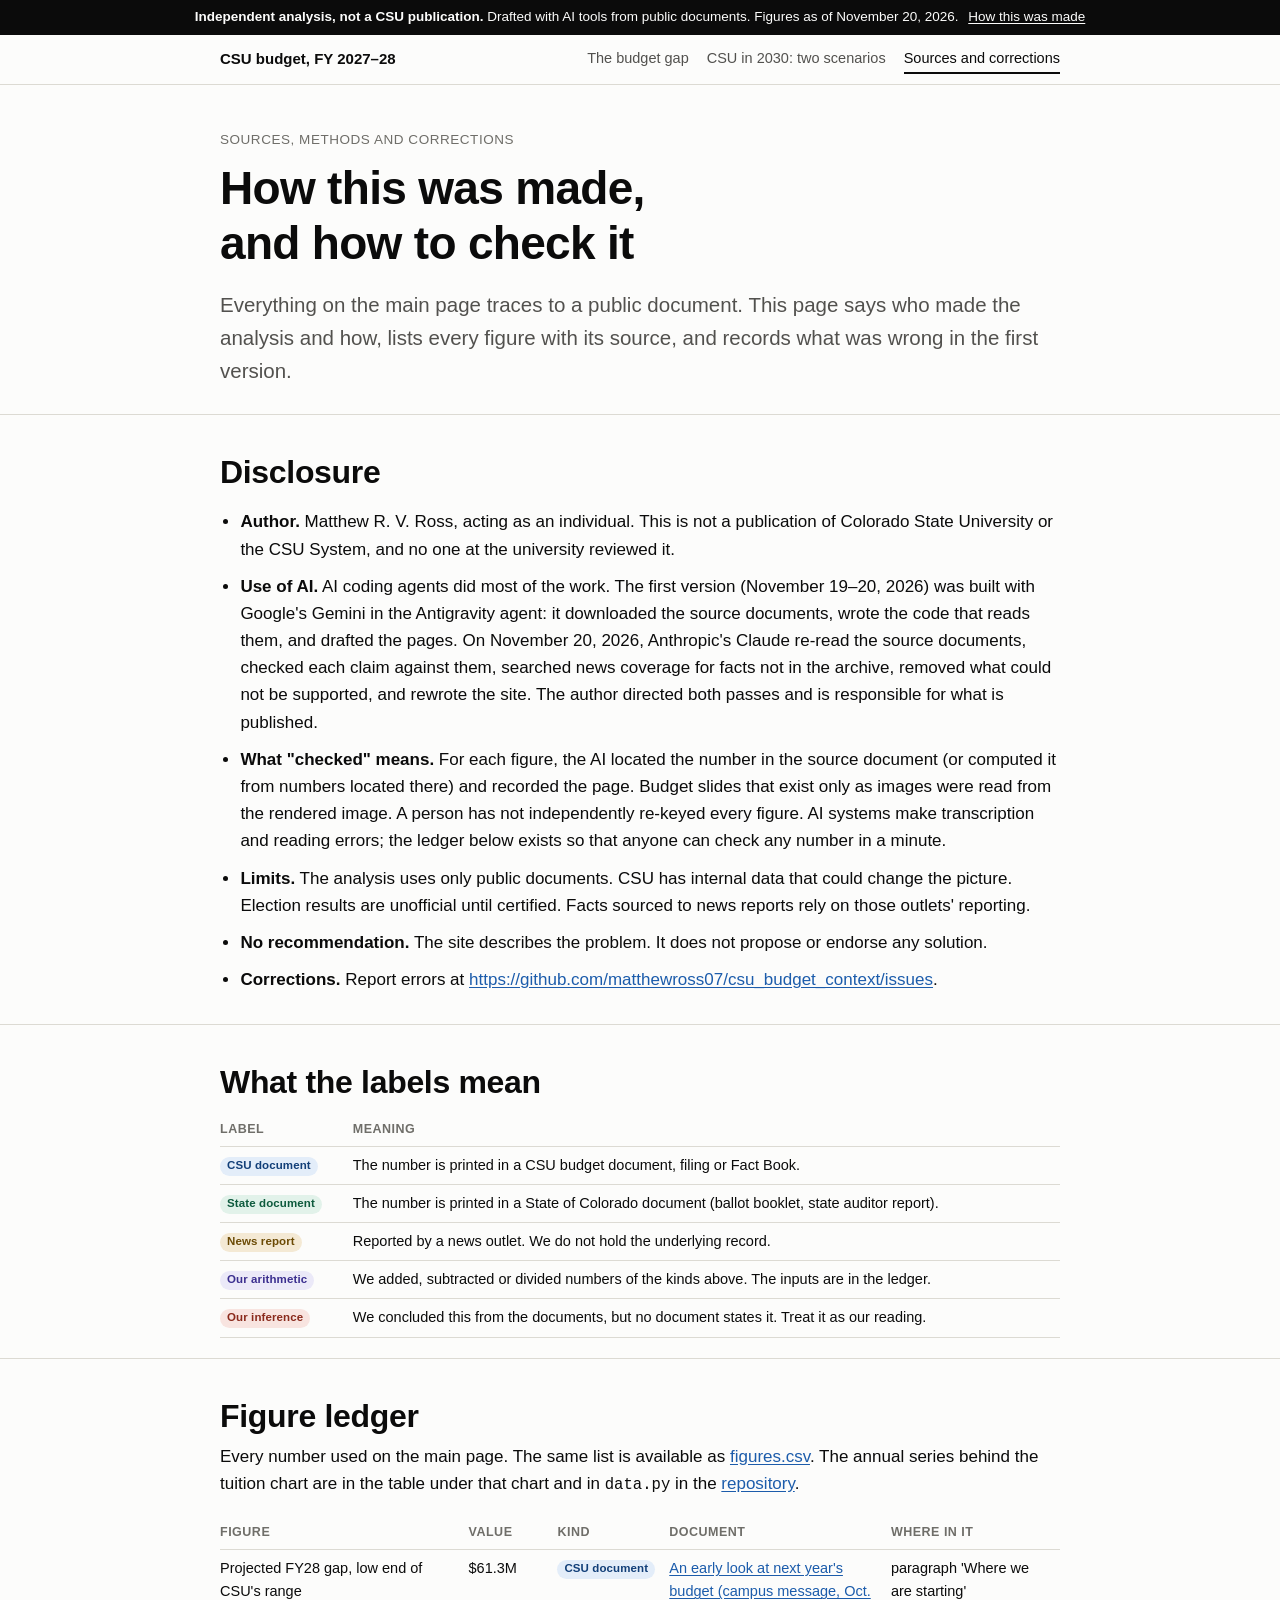
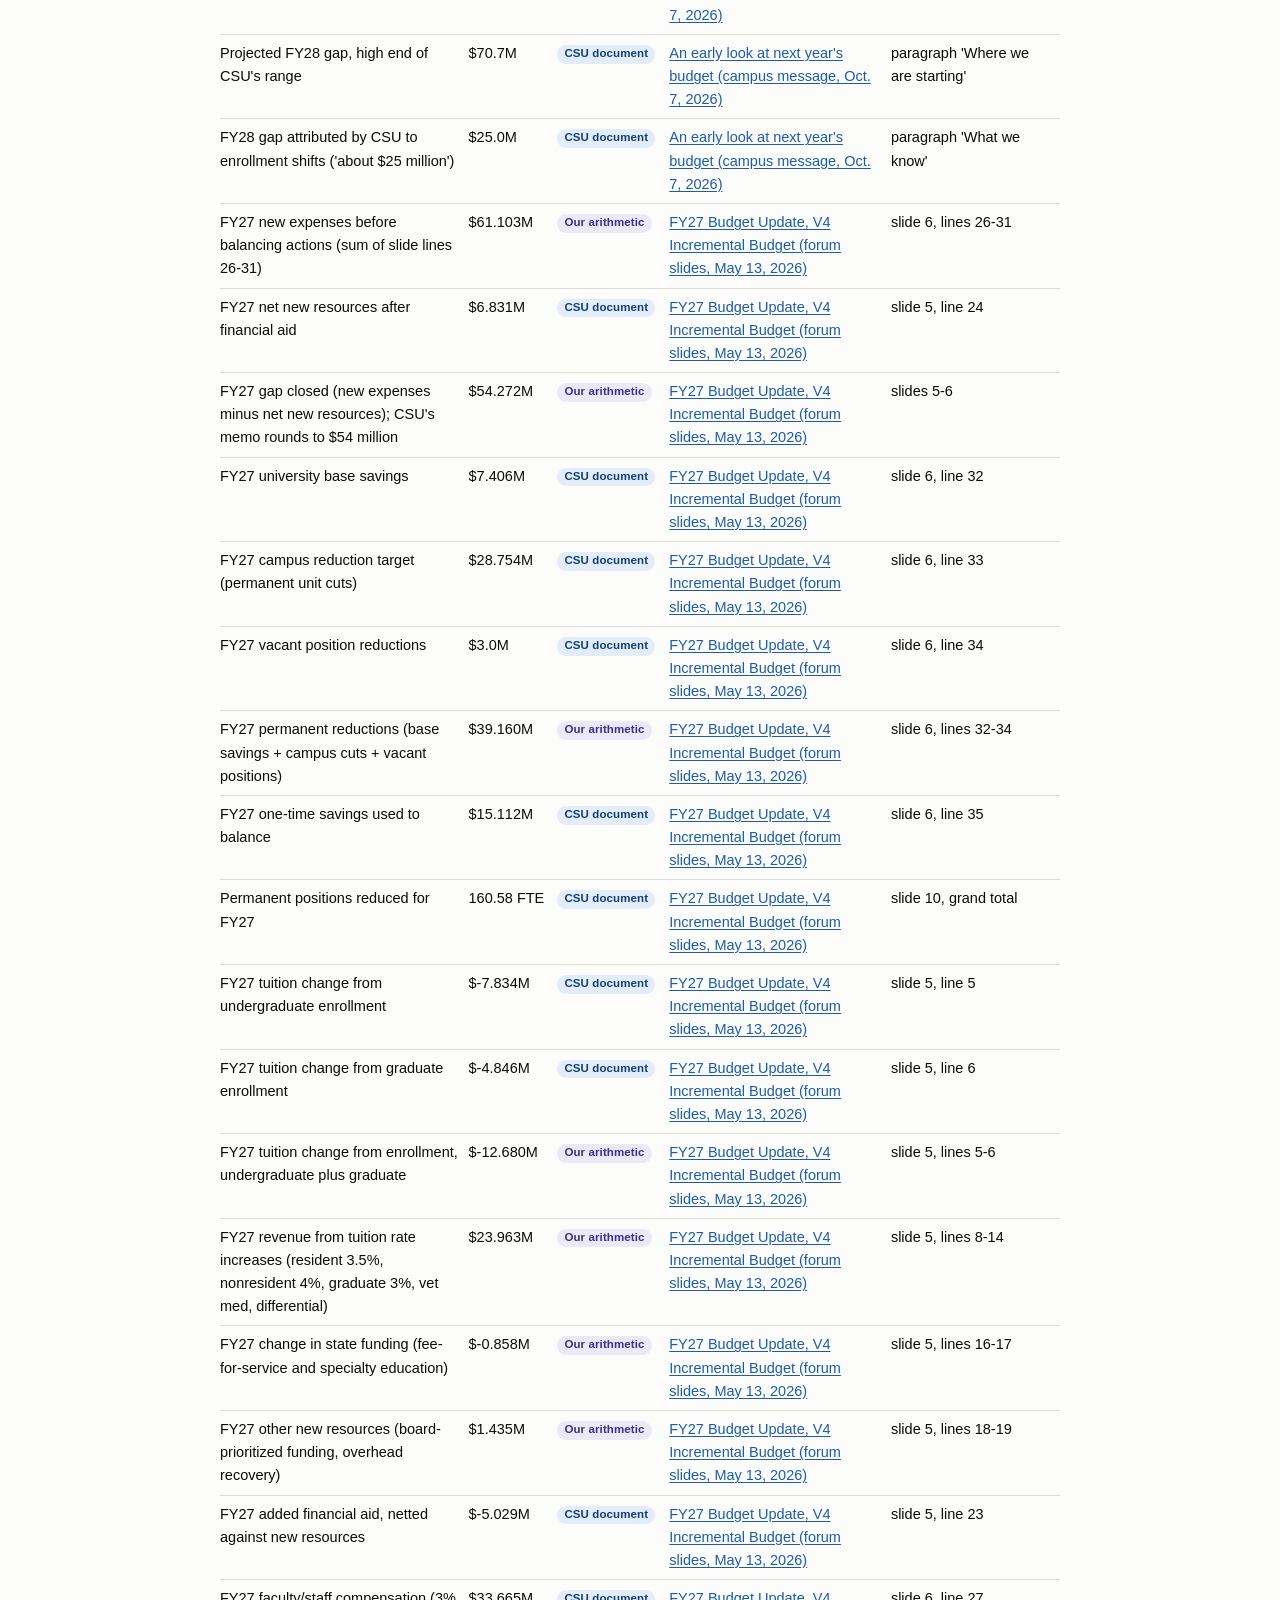
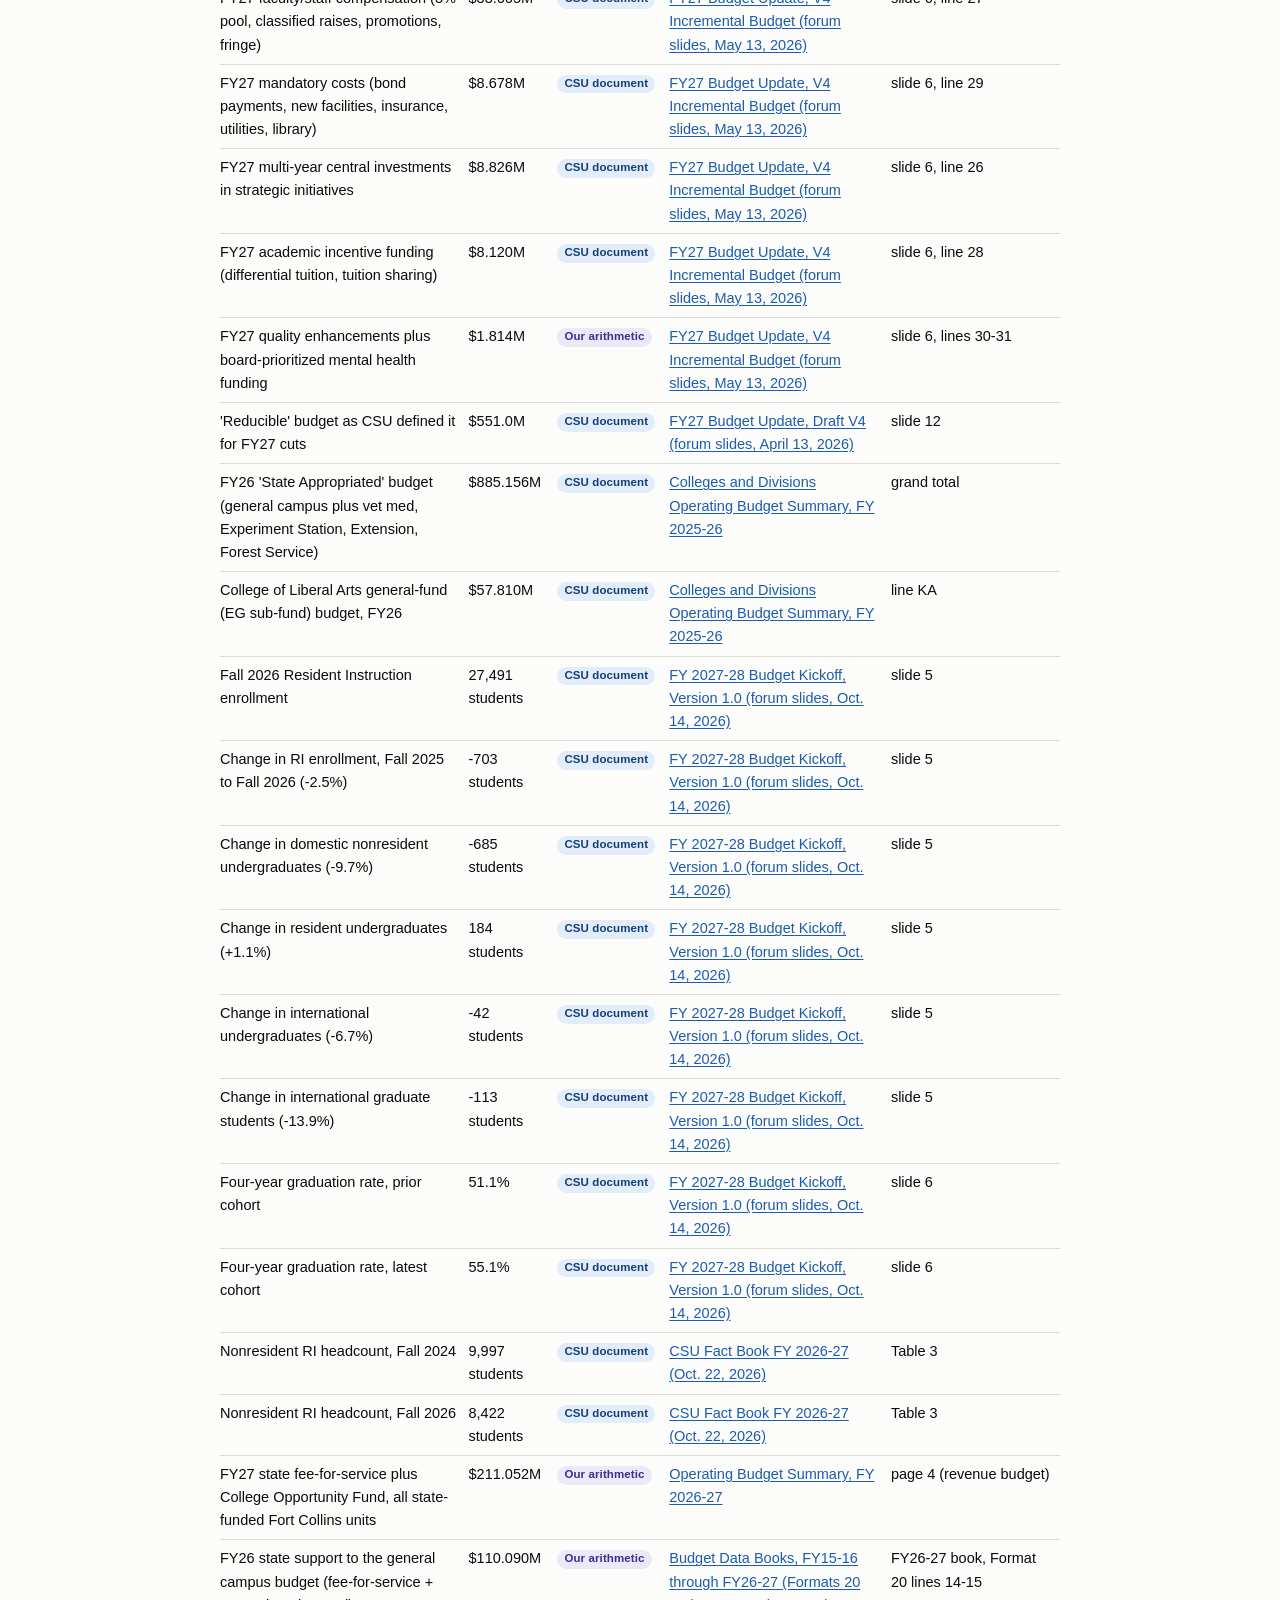
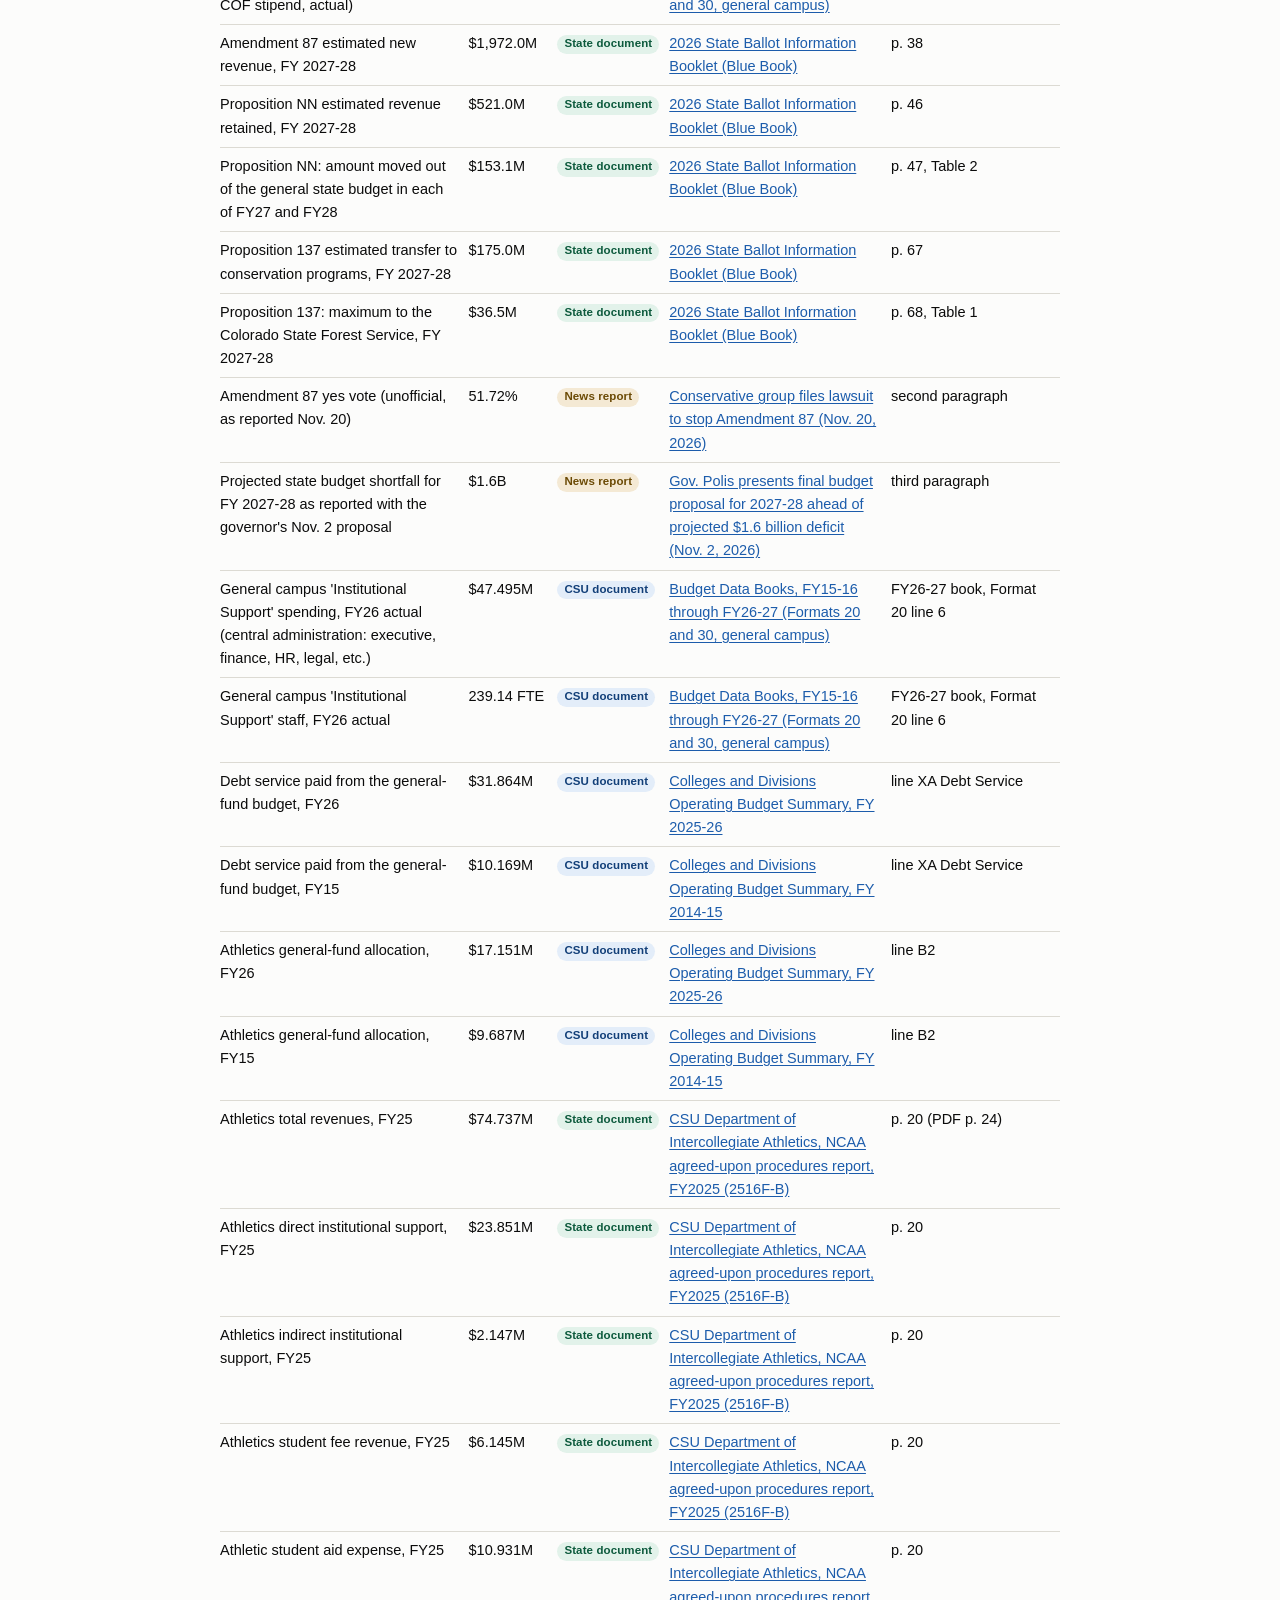
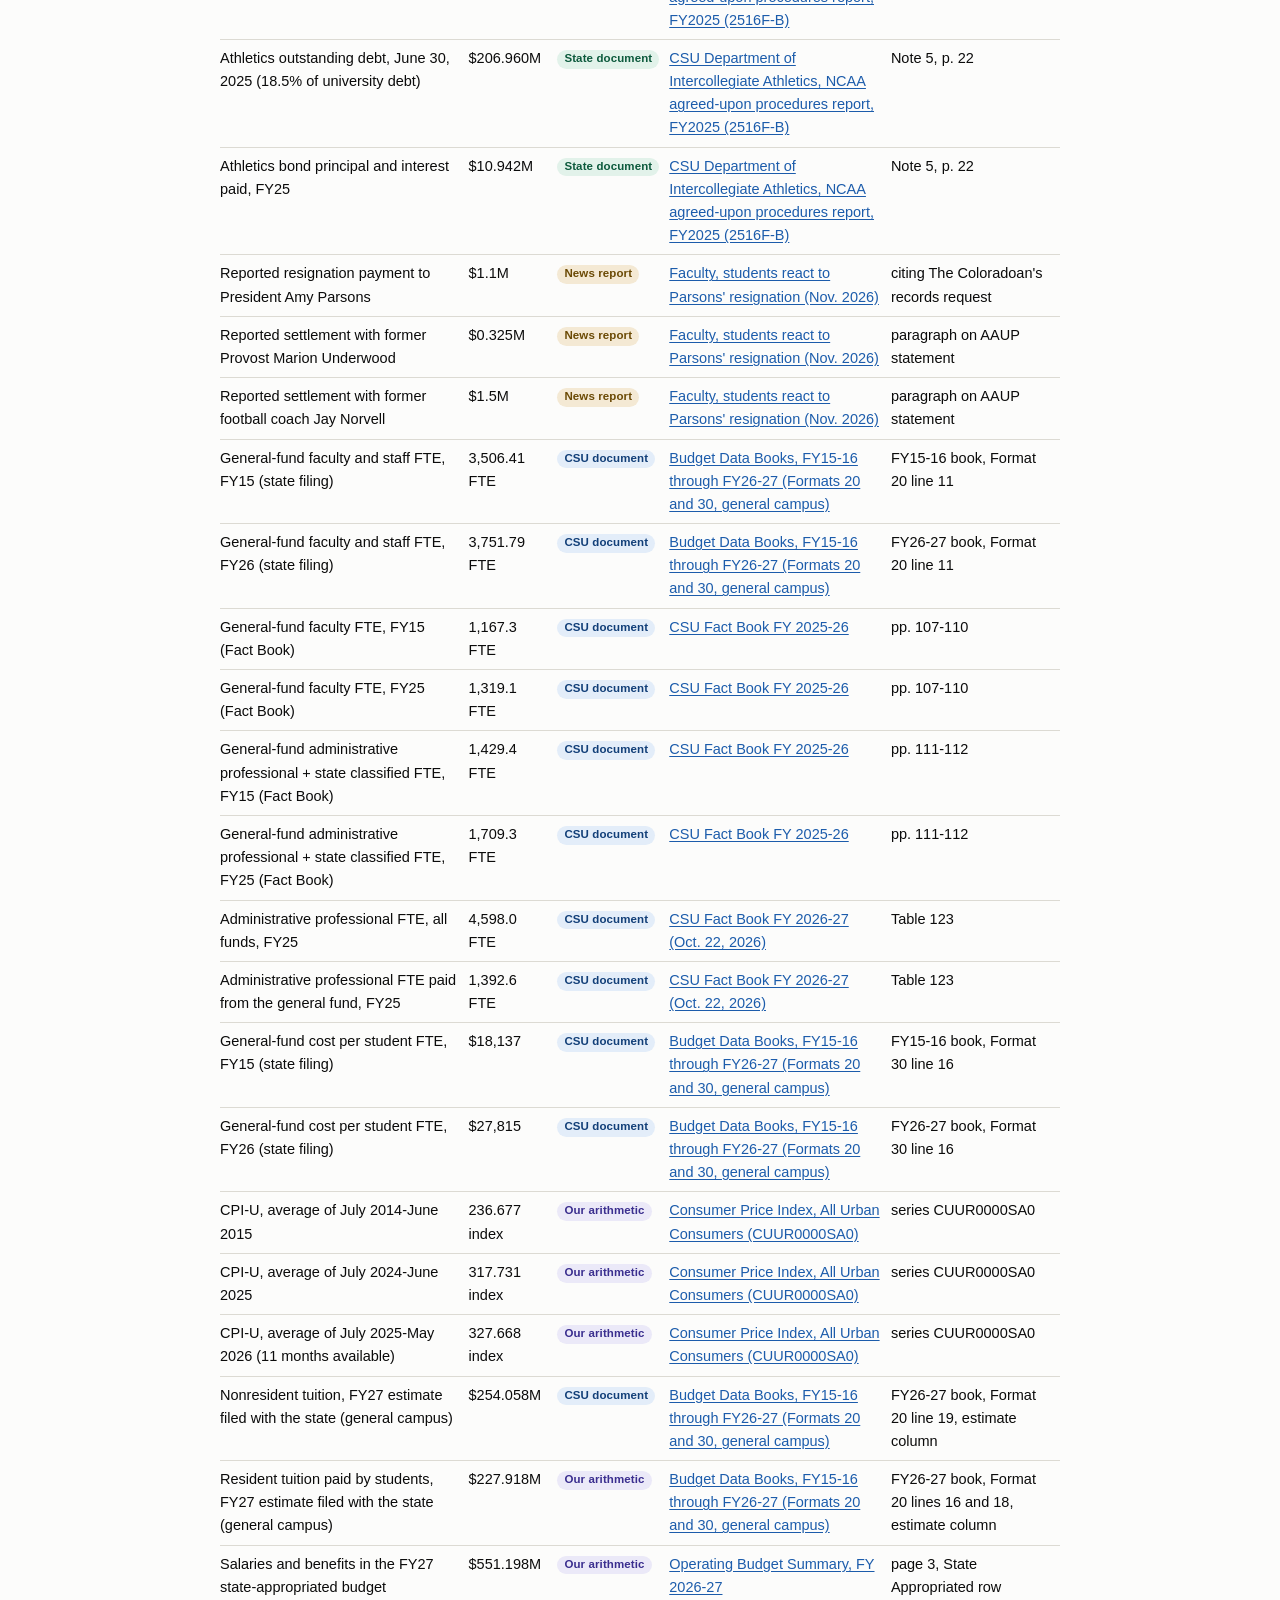
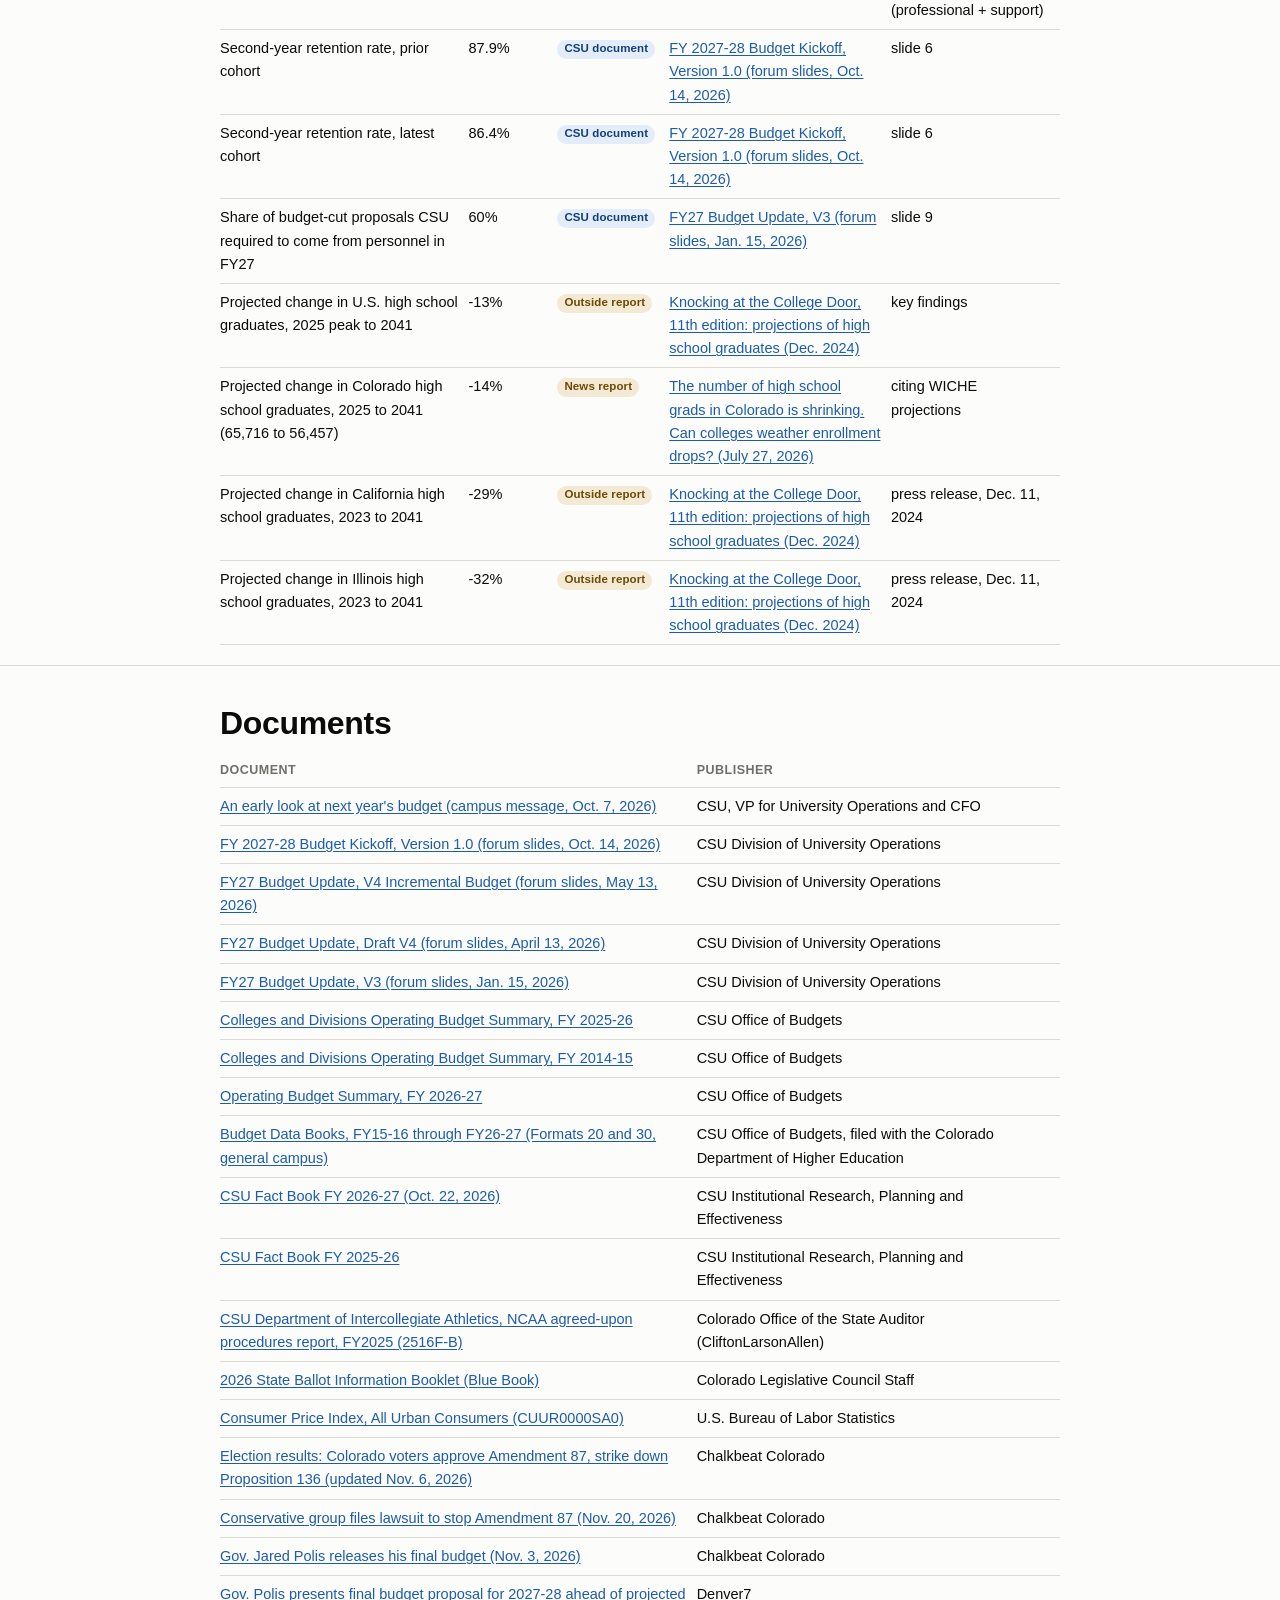
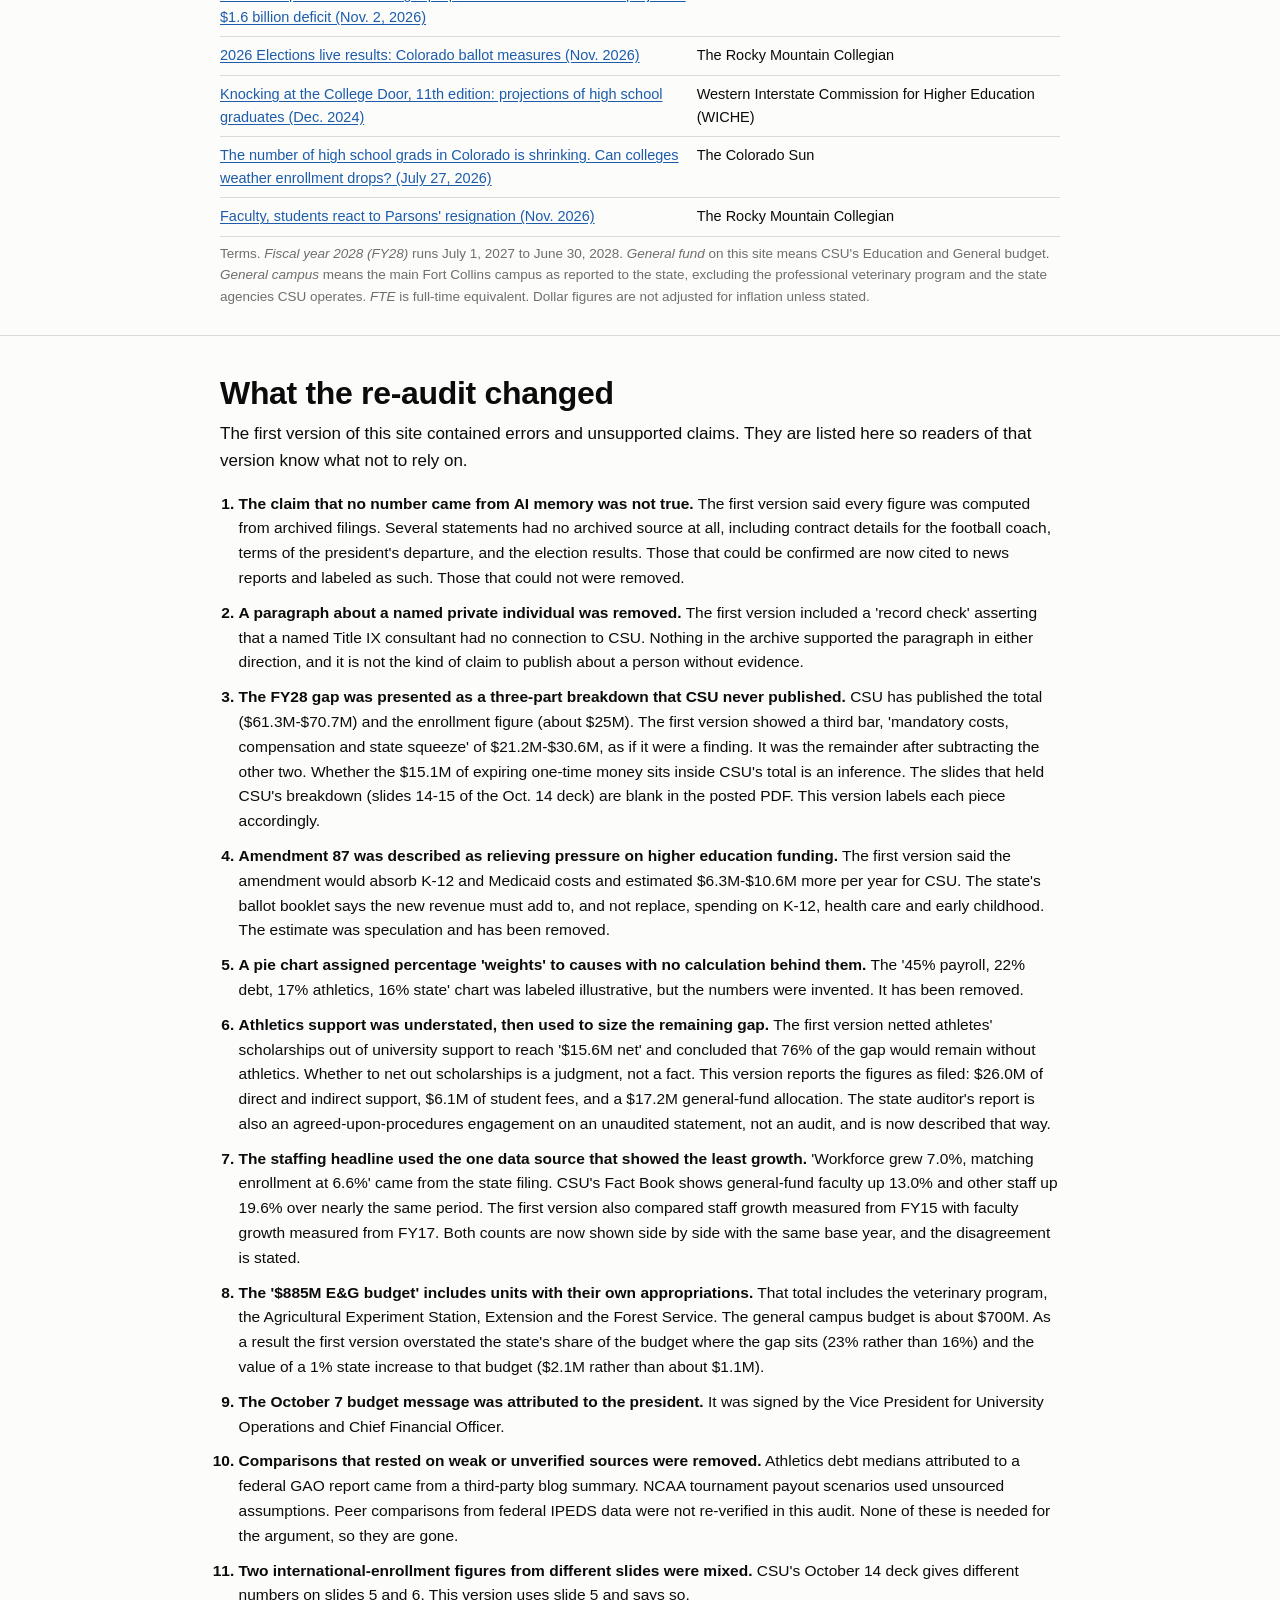
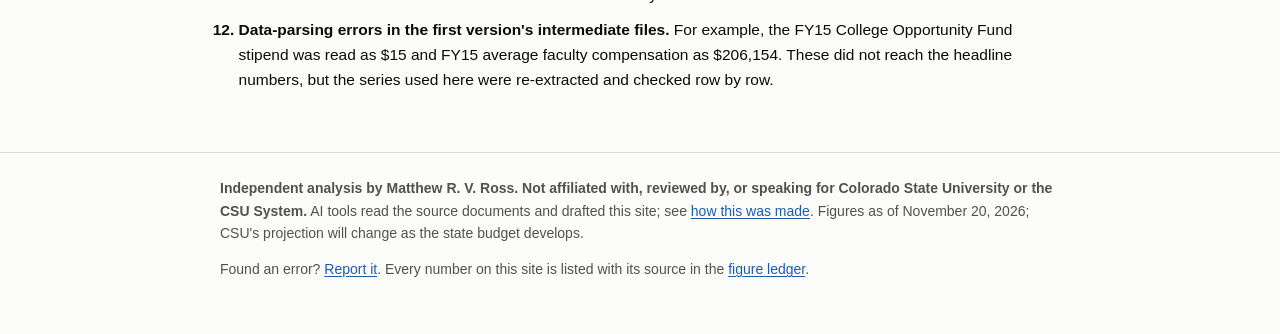
<file: docs/sources.html>
<!doctype html>
<html lang="en">
<head>
<meta charset="utf-8">
<meta name="viewport" content="width=device-width, initial-scale=1">
<meta name="robots" content="noindex">
<title>Sources, methods and corrections: CSU FY28 budget gap</title>
<meta name="description" content="Who made this analysis, how AI was used, every figure with its source document, and corrections to the first version.">
<style>
:root {
  color-scheme: light;
  --surface: #fcfcfb;
  --surface-2: #f3f2ee;
  --surface-3: #e9e7e1;
  --text: #0b0b0b;
  --text-2: #52514e;
  --text-3: #6f6e69;
  --rule: #dcdad3;
  --link: #1c5cab;
  --s1: #2a78d6;      /* nonresident */
  --s2: #eb6834;      /* resident */
  --s3: #1baf7a;      /* state */
  --gap: #c9403f;     /* the gap */
  --gap-soft: #efb1ae;
  --gap-done: #9a9892;
  --gray: #a9a79f;
  --cost: #184f95;
  --g1: #8f2423; --g2: #c9403f; --g3: #e89b97;
  --a1: #2a78d6; --b1: #eb6834;
  --tag-csu-bg: #e3edf9; --tag-csu-fg: #123f78;
  --tag-state-bg: #e2f2ea; --tag-state-fg: #0d5a3d;
  --tag-news-bg: #f4e9d4; --tag-news-fg: #6b4a05;
  --tag-calc-bg: #ebe9f8; --tag-calc-fg: #3b2f8f;
  --tag-infer-bg: #f8e4e0; --tag-infer-fg: #8a2a1c;
}
@media (prefers-color-scheme: dark) {
  :root:not([data-theme="light"]) {
    color-scheme: dark;
    --surface: #1a1a19; --surface-2: #242422; --surface-3: #30302d;
    --text: #f0efec; --text-2: #c3c2b7; --text-3: #a09f95; --rule: #3a3a36; --link: #86b6ef;
    --s1: #3987e5; --s2: #d95926; --s3: #199e70;
    --gap: #e66767; --gap-soft: #7a3534; --gap-done: #77756e; --gray: #6b6a64; --cost: #6da7ec;
    --g1: #f0a3a3; --g2: #e66767; --g3: #8e3d3c;
    --a1: #3987e5; --b1: #d95926;
    --tag-csu-bg: #1b304b; --tag-csu-fg: #b7d3f6;
    --tag-state-bg: #173528; --tag-state-fg: #a9dcc5;
    --tag-news-bg: #3a2f17; --tag-news-fg: #ecd49a;
    --tag-calc-bg: #2a2650; --tag-calc-fg: #cdc8f5;
    --tag-infer-bg: #472220; --tag-infer-fg: #f3c2ba;
  }
}
:root[data-theme="dark"] {
  color-scheme: dark;
  --surface: #1a1a19; --surface-2: #242422; --surface-3: #30302d;
  --text: #f0efec; --text-2: #c3c2b7; --text-3: #a09f95; --rule: #3a3a36; --link: #86b6ef;
  --s1: #3987e5; --s2: #d95926; --s3: #199e70;
  --gap: #e66767; --gap-soft: #7a3534; --gap-done: #77756e; --gray: #6b6a64; --cost: #6da7ec;
  --g1: #f0a3a3; --g2: #e66767; --g3: #8e3d3c;
  --a1: #3987e5; --b1: #d95926;
  --tag-csu-bg: #1b304b; --tag-csu-fg: #b7d3f6;
  --tag-state-bg: #173528; --tag-state-fg: #a9dcc5;
  --tag-news-bg: #3a2f17; --tag-news-fg: #ecd49a;
  --tag-calc-bg: #2a2650; --tag-calc-fg: #cdc8f5;
  --tag-infer-bg: #472220; --tag-infer-fg: #f3c2ba;
}

* { box-sizing: border-box; }
html { -webkit-text-size-adjust: 100%; }
body {
  margin: 0; background: var(--surface); color: var(--text);
  font: 17px/1.6 -apple-system, BlinkMacSystemFont, "Segoe UI", Roboto, "Helvetica Neue", Arial, sans-serif;
}
a { color: var(--link); text-underline-offset: 2px; overflow-wrap: anywhere; }
code { overflow-wrap: anywhere; font-size: .92em; }
.wrap { max-width: 880px; margin: 0 auto; padding: 0 20px; }
h1, h2, h3 { line-height: 1.2; text-wrap: balance; }
p { margin: 0 0 1em; }

/* top bars */
.disclosure-bar {
  background: var(--text); color: var(--surface); font-size: 13.5px; line-height: 1.4;
  padding: 8px 20px; text-align: center;
}
.disclosure-bar a { color: inherit; margin-left: 6px; }
header.site { border-bottom: 1px solid var(--rule); position: sticky; top: 0; background: var(--surface); z-index: 5; }
header.site .wrap { display: flex; flex-wrap: wrap; gap: 6px 22px; align-items: center; padding-top: 10px; padding-bottom: 10px; }
.sitename { font-weight: 700; font-size: 15px; margin-right: auto; }
header.site nav { display: flex; flex-wrap: wrap; gap: 4px 18px; font-size: 14.5px; }
header.site nav a { color: var(--text-2); text-decoration: none; padding: 2px 0; border-bottom: 2px solid transparent; }
header.site nav a[aria-current="page"] { color: var(--text); border-bottom-color: var(--text); }
header.site nav a:hover { color: var(--text); }

/* hero */
.hero { padding: 44px 0 28px; }
.hero.small { padding-bottom: 6px; }
.eyebrow { font-size: 13.5px; letter-spacing: .04em; text-transform: uppercase; color: var(--text-3); margin-bottom: 10px; }
h1 { font-size: clamp(30px, 5.2vw, 46px); margin: 0 0 18px; letter-spacing: -0.015em; }
.lede { font-size: clamp(18px, 2.2vw, 20.5px); color: var(--text-2); max-width: 46em; }
.herofig { margin: 30px 0 28px; padding: 22px 0 20px; border-top: 3px solid var(--gap); border-bottom: 1px solid var(--rule); }
.heronum { font-size: clamp(44px, 10vw, 92px); font-weight: 700; letter-spacing: -0.03em; line-height: 1.02; }
.herocap { color: var(--text-2); margin-top: 10px; max-width: 40em; }

.disclosure { background: var(--surface-2); border: 1px solid var(--rule); border-radius: 10px; padding: 18px 22px 12px; }
.disclosure h2 { font-size: 15px; text-transform: uppercase; letter-spacing: .05em; margin: 0 0 10px; color: var(--text-2); }
.disclosure ul { margin: 0 0 10px; padding-left: 1.1em; font-size: 15.5px; }
.disclosure li { margin-bottom: 7px; }
.taglegend { font-size: 14px; color: var(--text-2); margin: 0 0 6px; line-height: 2; }

/* sections */
section { padding: 38px 0 14px; }
section + section { border-top: 1px solid var(--rule); }
.secnum {
  display: inline-flex; align-items: center; justify-content: center; width: 30px; height: 30px;
  border-radius: 50%; background: var(--text); color: var(--surface); font-weight: 700; font-size: 15px; margin: 0 0 10px;
}
h2 { font-size: clamp(25px, 3.6vw, 32px); margin: 0 0 8px; letter-spacing: -0.01em; }
.answer { font-size: clamp(18px, 2.3vw, 21px); font-weight: 600; margin-bottom: 22px; max-width: 36em; }
h3.sub { font-size: 20px; margin: 34px 0 10px; }

/* tags */
.tag {
  display: inline-block; font-size: 11.5px; font-weight: 600; line-height: 1.2; letter-spacing: .01em;
  padding: 2px 7px 3px; border-radius: 99px; white-space: nowrap; vertical-align: 1px;
}
.tag-csu { background: var(--tag-csu-bg); color: var(--tag-csu-fg); }
.tag-state { background: var(--tag-state-bg); color: var(--tag-state-fg); }
.tag-news { background: var(--tag-news-bg); color: var(--tag-news-fg); }
.tag-calc { background: var(--tag-calc-bg); color: var(--tag-calc-fg); }
.tag-infer { background: var(--tag-infer-bg); color: var(--tag-infer-fg); }
.tag-assume { background: var(--tag-infer-bg); color: var(--tag-infer-fg); }

/* stat tiles */
.tiles { display: grid; grid-template-columns: repeat(auto-fit, minmax(190px, 1fr)); gap: 12px; margin: 0 0 26px; }
.tile { background: var(--surface-2); border-radius: 10px; padding: 16px 16px 12px; display: flex; flex-direction: column; }
.tv { font-size: 27px; font-weight: 700; letter-spacing: -0.02em; line-height: 1.1; }
.tl { font-size: 14.5px; color: var(--text-2); margin: 8px 0 10px; line-height: 1.4; flex: 1; }

/* figures */
figure.chart { margin: 26px 0 28px; padding: 20px 20px 12px; border: 1px solid var(--rule); border-radius: 12px; background: var(--surface); }
.chart-title { font-weight: 700; font-size: 17.5px; margin-bottom: 16px; line-height: 1.3; }
.chart-note { font-size: 14.5px; color: var(--text-2); margin: 14px 0 8px; }
.chart-src { font-size: 12.5px; color: var(--text-3); margin: 0 0 6px; line-height: 1.9; }
.chart-src a { color: var(--text-3); }
.srcline { margin-left: 4px; }

/* horizontal bars */
.hbars { display: grid; gap: 12px; }
.hb-row { display: grid; grid-template-columns: minmax(120px, 230px) 1fr; gap: 6px 14px; align-items: center; border-radius: 6px; outline-offset: 3px; }
.hb-label { display: flex; flex-direction: column; line-height: 1.25; }
.hb-name { font-weight: 600; font-size: 15px; }
.hb-sub { font-size: 12.5px; color: var(--text-3); }
.hb-track { display: flex; align-items: center; min-width: 0; padding-right: 118px; position: relative; }
.bar { display: block; height: 22px; border-radius: 0 4px 4px 0; flex: none; }
.hbars.compact .bar { height: 14px; }
.hbars.compact { gap: 7px; }
.hbars.compact .hb-row { grid-template-columns: 78px 1fr; }
.hbars.compact .hb-name { font-weight: 500; font-size: 14px; }
.bar.range { margin-left: 2px; opacity: .38; }
.bar + .bar.range { border-radius: 0 4px 4px 0; }
.bar:has(+ .bar.range) { border-radius: 0; }
.hb-val { margin-left: 8px; font-size: 14.5px; font-weight: 600; white-space: nowrap; font-variant-numeric: tabular-nums; }
.c-gap { background: var(--gap); } .c-gap-done { background: var(--gap-done); }
.c-gray { background: var(--gray); } .c-rev { background: var(--s3); } .c-cost { background: var(--cost); }
.c-s1 { background: var(--s1); } .c-s3 { background: var(--s3); } .c-a { background: var(--a1); } .c-b { background: var(--b1); }
@media (max-width: 600px) {
  .hb-row { grid-template-columns: 1fr; gap: 3px; }
  .hbars.compact .hb-row { grid-template-columns: 70px 1fr; }
  .hb-track { padding-right: 104px; }
}

/* segmented bar */
.segbar { display: flex; gap: 2px; height: 28px; margin: 10px 0 4px; }
.seg { display: flex; align-items: center; border-radius: 4px; min-width: 2px; outline-offset: 2px; }
.seg-val { font-size: 13px; font-weight: 600; padding-left: 8px; white-space: nowrap; }
.seg.g1 { background: var(--g1); color: #fff; } .seg.g2 { background: var(--g2); color: #fff; } .seg.g3 { background: var(--g3); color: #0b0b0b; }
@media (prefers-color-scheme: dark) { :root:not([data-theme="light"]) .seg.g1 { color: #0b0b0b; } :root:not([data-theme="light"]) .seg.g3 { color: #fff; } }
.legend { list-style: none; display: flex; flex-wrap: wrap; gap: 4px 18px; padding: 0; margin: 0 0 8px; font-size: 13.5px; color: var(--text-2); }
.legend li { display: flex; align-items: center; gap: 6px; }
.sw { width: 12px; height: 12px; border-radius: 3px; display: inline-block; flex: none; }
.sw.g1 { background: var(--g1); } .sw.g2 { background: var(--g2); } .sw.g3 { background: var(--g3); }
.sw.s1 { background: var(--s1); } .sw.s2 { background: var(--s2); } .sw.s3 { background: var(--s3); }
.sw.a1 { background: var(--a1); } .sw.b1 { background: var(--b1); } .sw.gapc { background: var(--gap); } .sw.grayc { background: var(--gray); }

/* line chart */
.lc svg { width: 100%; height: auto; display: block; }
.lc svg.compact { display: none; }
@media (max-width: 600px) { .lc svg.wide { display: none; } .lc svg.compact { display: block; } }
svg .grid { stroke: var(--rule); stroke-width: 1; }
svg .axis { fill: var(--text-3); font-variant-numeric: tabular-nums; }
svg .line { fill: none; stroke-width: 2.5; stroke-linejoin: round; stroke-linecap: round; }
svg .line.s1, svg .line.a1 { stroke: var(--s1); } svg .line.s2, svg .line.b1 { stroke: var(--s2); } svg .line.s3 { stroke: var(--s3); }
svg .line.hist { stroke: var(--text-2); }
svg .line.dash { stroke-dasharray: 2 5; }
svg .dot { stroke: var(--surface); stroke-width: 2; }
svg .dot.s1, svg .dot.a1 { fill: var(--s1); } svg .dot.s2, svg .dot.b1 { fill: var(--s2); } svg .dot.s3 { fill: var(--s3); } svg .dot.hist { fill: var(--text-2); }
svg .endlabel { fill: var(--text); font-weight: 600; }
svg .endval, svg .note { fill: var(--text-2); }
svg .hit { fill: transparent; outline: none; }
svg .hit:hover, svg .hit:focus { fill: var(--text); fill-opacity: .05; }
svg .band { fill: var(--text); fill-opacity: .04; }

/* tables */
.tablewrap { overflow-x: auto; margin: 10px 0 6px; }
table { border-collapse: collapse; width: 100%; font-size: 14.5px; }
caption { text-align: left; font-size: 13px; color: var(--text-3); padding-bottom: 6px; }
th, td { text-align: left; padding: 7px 10px 7px 0; border-bottom: 1px solid var(--rule); vertical-align: top; }
thead th { font-size: 12.5px; text-transform: uppercase; letter-spacing: .04em; color: var(--text-3); font-weight: 600; }
tbody th { font-weight: 500; }
td { font-variant-numeric: tabular-nums; }
details.datatable { margin: 10px 0 0; font-size: 14px; }
details.datatable summary { cursor: pointer; color: var(--text-2); }

/* point cards */
.points, .cards { display: grid; grid-template-columns: repeat(auto-fit, minmax(240px, 1fr)); gap: 14px; margin: 22px 0; }
.point { border-top: 3px solid var(--text); padding-top: 12px; }
.point h3 { font-size: 18px; margin: 0 0 6px; }
.point p { font-size: 15.5px; color: var(--text-2); margin: 0; }
.card { border: 1px solid var(--rule); border-radius: 12px; padding: 18px 18px 8px; background: var(--surface); }
.card h3 { font-size: 18px; margin: 0 0 10px; }
.cardsub { display: block; font-size: 13px; font-weight: 500; color: var(--text-3); margin-top: 3px; }
.cardnum { font-size: 30px; font-weight: 700; letter-spacing: -0.02em; margin: 0; line-height: 1.1; }
.cardcap { font-size: 13.5px; color: var(--text-2); margin: 4px 0 12px; }
.card p { font-size: 15px; }
.fine { font-size: 13.5px; color: var(--text-3); }
.fine a { color: var(--text-3); }

.rootbox { background: var(--text); color: var(--surface); border-radius: 12px; padding: 22px 24px 10px; margin: 28px 0 18px; }
.rootbox h3 { margin: 0 0 8px; font-size: 15px; text-transform: uppercase; letter-spacing: .05em; opacity: .8; }
.rootbox p { font-size: clamp(17px, 2.1vw, 19.5px); line-height: 1.5; }
.callout { background: var(--surface-2); border-left: 4px solid var(--text-2); border-radius: 0 10px 10px 0; padding: 16px 20px 6px; margin: 22px 0; }
.callout h3 { margin: 0 0 6px; font-size: 17px; }
.callout p { font-size: 15.5px; }

.qa details { border-top: 1px solid var(--rule); padding: 12px 0 4px; }
.qa details:last-child { border-bottom: 1px solid var(--rule); }
.qa summary { font-weight: 700; font-size: 17.5px; cursor: pointer; padding: 2px 0 8px; }
.qa p { font-size: 15.5px; }

ul.unknowns, ol.agree { padding-left: 1.2em; }
ul.unknowns li, ol.agree li { margin-bottom: 10px; }
ol.agree { font-size: 17px; }
ol.agree li::marker { font-weight: 700; }
ol.corrections { font-size: 15.5px; }

/* scenario page */
.scen-grid { display: grid; grid-template-columns: repeat(auto-fit, minmax(300px, 1fr)); gap: 16px; margin: 22px 0; }
.scen { border: 1px solid var(--rule); border-radius: 12px; padding: 20px 20px 8px; border-top: 5px solid var(--a1); }
.scen.b { border-top-color: var(--b1); }
.scen h3 { margin: 0 0 4px; font-size: 21px; }
.scen .scen-tag { font-size: 13px; color: var(--text-3); text-transform: uppercase; letter-spacing: .05em; margin: 0 0 12px; }
.scen ul { padding-left: 1.1em; font-size: 15.5px; }
.scen li { margin-bottom: 7px; }
.scen dl { display: grid; grid-template-columns: 1fr auto; gap: 6px 14px; font-size: 15px; margin: 14px 0; }
.scen dt { color: var(--text-2); } .scen dd { margin: 0; font-weight: 700; font-variant-numeric: tabular-nums; text-align: right; }
.warnbox { border: 2px solid var(--gap); border-radius: 12px; padding: 16px 20px 6px; margin: 20px 0; }
.warnbox h2, .warnbox h3 { font-size: 16px; text-transform: uppercase; letter-spacing: .05em; margin: 0 0 8px; }
.warnbox p, .warnbox li { font-size: 15.5px; }

footer.site { border-top: 1px solid var(--rule); margin-top: 30px; padding: 24px 0 40px; font-size: 14px; color: var(--text-2); }

#tip {
  position: fixed; z-index: 20; max-width: 300px; background: var(--text); color: var(--surface);
  font-size: 13px; line-height: 1.4; padding: 7px 10px; border-radius: 6px; pointer-events: none;
  box-shadow: 0 4px 14px rgba(0,0,0,.22);
}
@media print {
  .disclosure-bar { background: none; color: #000; border-bottom: 1px solid #000; }
  header.site { position: static; }
  details { display: block; } details > * { display: block !important; }
  figure.chart, .card, .scen { break-inside: avoid; }
}
.tag-ext { background: var(--tag-news-bg); color: var(--tag-news-fg); }
.tag-scen { background: var(--surface-3); color: var(--text); }

</style>
</head>
<body>
<div class="disclosure-bar" role="note">
  <strong>Independent analysis, not a CSU publication.</strong>
  Drafted with AI tools from public documents. Figures as of November 20, 2026.
  <a href="sources.html#disclosure">How this was made</a>
</div>
<header class="site">
  <div class="wrap">
    <span class="sitename">CSU budget, FY 2027&ndash;28</span>
    <nav aria-label="Pages"><a href="index.html">The budget gap</a><a href="csu-2030.html">CSU in 2030: two scenarios</a><a href="sources.html" aria-current="page">Sources and corrections</a></nav>
  </div>
</header>
<main>

<section class="hero small">
  <div class="wrap">
    <p class="eyebrow">Sources, methods and corrections</p>
    <h1>How this was made, and how to check it</h1>
    <p class="lede">Everything on the main page traces to a public document. This page says who made the
    analysis and how, lists every figure with its source, and records what was wrong in the first version.</p>
  </div>
</section>

<section id="disclosure">
  <div class="wrap">
    <h2>Disclosure</h2>
    <ul class="unknowns">
      <li><strong>Author.</strong> Matthew R. V. Ross, acting as an individual. This is not a publication of
      Colorado State University or the CSU System, and no one at the university reviewed it.</li>
      <li><strong>Use of AI.</strong> AI coding agents did most of the work. The first version (November 19&ndash;20,
      2026) was built with Google's Gemini in the Antigravity agent: it downloaded the source documents, wrote
      the code that reads them, and drafted the pages. On November 20, 2026, Anthropic's Claude re-read the source
      documents, checked each claim against them, searched news coverage for facts not in the archive, removed
      what could not be supported, and rewrote the site. The author directed both passes and is responsible
      for what is published.</li>
      <li><strong>What "checked" means.</strong> For each figure, the AI located the number in the source
      document (or computed it from numbers located there) and recorded the page. Budget slides that exist
      only as images were read from the rendered image. A person has not independently re-keyed every figure.
      AI systems make transcription and reading errors; the ledger below exists so that anyone can check any
      number in a minute.</li>
      <li><strong>Limits.</strong> The analysis uses only public documents. CSU has internal data that could
      change the picture. Election results are unofficial until certified. Facts sourced to news reports rely
      on those outlets' reporting.</li>
      <li><strong>No recommendation.</strong> The site describes the problem. It does not propose or endorse
      any solution.</li>
      <li><strong>Corrections.</strong> Report errors at <a href="https://github.com/matthewross07/csu_budget_context/issues">https://github.com/matthewross07/csu_budget_context/issues</a>.</li>
    </ul>
  </div>
</section>

<section id="labels">
  <div class="wrap">
    <h2>What the labels mean</h2>
    <div class="tablewrap"><table><thead><tr><th>Label</th><th>Meaning</th></tr></thead><tbody><tr><th scope='row'><span class="tag tag-csu">CSU document</span></th><td>The number is printed in a CSU budget document, filing or Fact Book.</td></tr><tr><th scope='row'><span class="tag tag-state">State document</span></th><td>The number is printed in a State of Colorado document (ballot booklet, state auditor report).</td></tr><tr><th scope='row'><span class="tag tag-news">News report</span></th><td>Reported by a news outlet. We do not hold the underlying record.</td></tr><tr><th scope='row'><span class="tag tag-calc">Our arithmetic</span></th><td>We added, subtracted or divided numbers of the kinds above. The inputs are in the ledger.</td></tr><tr><th scope='row'><span class="tag tag-infer">Our inference</span></th><td>We concluded this from the documents, but no document states it. Treat it as our reading.</td></tr></tbody></table></div>
  </div>
</section>

<section id="ledger">
  <div class="wrap">
    <h2>Figure ledger</h2>
    <p>Every number used on the main page. The same list is available as
    <a href="figures.csv">figures.csv</a>. The annual series behind the tuition chart are in the table under
    that chart and in <code>data.py</code> in the <a href="https://github.com/matthewross07/csu_budget_context">repository</a>.</p>
    <div class="tablewrap"><table><thead><tr><th>Figure</th><th>Value</th><th>Kind</th><th>Document</th><th>Where in it</th></tr></thead><tbody><tr><th scope='row'>Projected FY28 gap, low end of CSU&#x27;s range</th><td>$61.3M</td><td><span class="tag tag-csu">CSU document</span></td><td><a href="https://source.colostate.edu/an-early-look-at-next-years-budget/">An early look at next year&#x27;s budget (campus message, Oct. 7, 2026)</a></td><td>paragraph &#x27;Where we are starting&#x27;</td></tr><tr><th scope='row'>Projected FY28 gap, high end of CSU&#x27;s range</th><td>$70.7M</td><td><span class="tag tag-csu">CSU document</span></td><td><a href="https://source.colostate.edu/an-early-look-at-next-years-budget/">An early look at next year&#x27;s budget (campus message, Oct. 7, 2026)</a></td><td>paragraph &#x27;Where we are starting&#x27;</td></tr><tr><th scope='row'>FY28 gap attributed by CSU to enrollment shifts (&#x27;about $25 million&#x27;)</th><td>$25.0M</td><td><span class="tag tag-csu">CSU document</span></td><td><a href="https://source.colostate.edu/an-early-look-at-next-years-budget/">An early look at next year&#x27;s budget (campus message, Oct. 7, 2026)</a></td><td>paragraph &#x27;What we know&#x27;</td></tr><tr><th scope='row'>FY27 new expenses before balancing actions (sum of slide lines 26-31)</th><td>$61.103M</td><td><span class="tag tag-calc">Our arithmetic</span></td><td><a href="https://operations.colostate.edu/media/sites/109/2026/05/Campus-V4-5-13-2026_a-1.pdf">FY27 Budget Update, V4 Incremental Budget (forum slides, May 13, 2026)</a></td><td>slide 6, lines 26-31</td></tr><tr><th scope='row'>FY27 net new resources after financial aid</th><td>$6.831M</td><td><span class="tag tag-csu">CSU document</span></td><td><a href="https://operations.colostate.edu/media/sites/109/2026/05/Campus-V4-5-13-2026_a-1.pdf">FY27 Budget Update, V4 Incremental Budget (forum slides, May 13, 2026)</a></td><td>slide 5, line 24</td></tr><tr><th scope='row'>FY27 gap closed (new expenses minus net new resources); CSU&#x27;s memo rounds to $54 million</th><td>$54.272M</td><td><span class="tag tag-calc">Our arithmetic</span></td><td><a href="https://operations.colostate.edu/media/sites/109/2026/05/Campus-V4-5-13-2026_a-1.pdf">FY27 Budget Update, V4 Incremental Budget (forum slides, May 13, 2026)</a></td><td>slides 5-6</td></tr><tr><th scope='row'>FY27 university base savings</th><td>$7.406M</td><td><span class="tag tag-csu">CSU document</span></td><td><a href="https://operations.colostate.edu/media/sites/109/2026/05/Campus-V4-5-13-2026_a-1.pdf">FY27 Budget Update, V4 Incremental Budget (forum slides, May 13, 2026)</a></td><td>slide 6, line 32</td></tr><tr><th scope='row'>FY27 campus reduction target (permanent unit cuts)</th><td>$28.754M</td><td><span class="tag tag-csu">CSU document</span></td><td><a href="https://operations.colostate.edu/media/sites/109/2026/05/Campus-V4-5-13-2026_a-1.pdf">FY27 Budget Update, V4 Incremental Budget (forum slides, May 13, 2026)</a></td><td>slide 6, line 33</td></tr><tr><th scope='row'>FY27 vacant position reductions</th><td>$3.0M</td><td><span class="tag tag-csu">CSU document</span></td><td><a href="https://operations.colostate.edu/media/sites/109/2026/05/Campus-V4-5-13-2026_a-1.pdf">FY27 Budget Update, V4 Incremental Budget (forum slides, May 13, 2026)</a></td><td>slide 6, line 34</td></tr><tr><th scope='row'>FY27 permanent reductions (base savings + campus cuts + vacant positions)</th><td>$39.160M</td><td><span class="tag tag-calc">Our arithmetic</span></td><td><a href="https://operations.colostate.edu/media/sites/109/2026/05/Campus-V4-5-13-2026_a-1.pdf">FY27 Budget Update, V4 Incremental Budget (forum slides, May 13, 2026)</a></td><td>slide 6, lines 32-34</td></tr><tr><th scope='row'>FY27 one-time savings used to balance</th><td>$15.112M</td><td><span class="tag tag-csu">CSU document</span></td><td><a href="https://operations.colostate.edu/media/sites/109/2026/05/Campus-V4-5-13-2026_a-1.pdf">FY27 Budget Update, V4 Incremental Budget (forum slides, May 13, 2026)</a></td><td>slide 6, line 35</td></tr><tr><th scope='row'>Permanent positions reduced for FY27</th><td>160.58 FTE</td><td><span class="tag tag-csu">CSU document</span></td><td><a href="https://operations.colostate.edu/media/sites/109/2026/05/Campus-V4-5-13-2026_a-1.pdf">FY27 Budget Update, V4 Incremental Budget (forum slides, May 13, 2026)</a></td><td>slide 10, grand total</td></tr><tr><th scope='row'>FY27 tuition change from undergraduate enrollment</th><td>$-7.834M</td><td><span class="tag tag-csu">CSU document</span></td><td><a href="https://operations.colostate.edu/media/sites/109/2026/05/Campus-V4-5-13-2026_a-1.pdf">FY27 Budget Update, V4 Incremental Budget (forum slides, May 13, 2026)</a></td><td>slide 5, line 5</td></tr><tr><th scope='row'>FY27 tuition change from graduate enrollment</th><td>$-4.846M</td><td><span class="tag tag-csu">CSU document</span></td><td><a href="https://operations.colostate.edu/media/sites/109/2026/05/Campus-V4-5-13-2026_a-1.pdf">FY27 Budget Update, V4 Incremental Budget (forum slides, May 13, 2026)</a></td><td>slide 5, line 6</td></tr><tr><th scope='row'>FY27 tuition change from enrollment, undergraduate plus graduate</th><td>$-12.680M</td><td><span class="tag tag-calc">Our arithmetic</span></td><td><a href="https://operations.colostate.edu/media/sites/109/2026/05/Campus-V4-5-13-2026_a-1.pdf">FY27 Budget Update, V4 Incremental Budget (forum slides, May 13, 2026)</a></td><td>slide 5, lines 5-6</td></tr><tr><th scope='row'>FY27 revenue from tuition rate increases (resident 3.5%, nonresident 4%, graduate 3%, vet med, differential)</th><td>$23.963M</td><td><span class="tag tag-calc">Our arithmetic</span></td><td><a href="https://operations.colostate.edu/media/sites/109/2026/05/Campus-V4-5-13-2026_a-1.pdf">FY27 Budget Update, V4 Incremental Budget (forum slides, May 13, 2026)</a></td><td>slide 5, lines 8-14</td></tr><tr><th scope='row'>FY27 change in state funding (fee-for-service and specialty education)</th><td>$-0.858M</td><td><span class="tag tag-calc">Our arithmetic</span></td><td><a href="https://operations.colostate.edu/media/sites/109/2026/05/Campus-V4-5-13-2026_a-1.pdf">FY27 Budget Update, V4 Incremental Budget (forum slides, May 13, 2026)</a></td><td>slide 5, lines 16-17</td></tr><tr><th scope='row'>FY27 other new resources (board-prioritized funding, overhead recovery)</th><td>$1.435M</td><td><span class="tag tag-calc">Our arithmetic</span></td><td><a href="https://operations.colostate.edu/media/sites/109/2026/05/Campus-V4-5-13-2026_a-1.pdf">FY27 Budget Update, V4 Incremental Budget (forum slides, May 13, 2026)</a></td><td>slide 5, lines 18-19</td></tr><tr><th scope='row'>FY27 added financial aid, netted against new resources</th><td>$-5.029M</td><td><span class="tag tag-csu">CSU document</span></td><td><a href="https://operations.colostate.edu/media/sites/109/2026/05/Campus-V4-5-13-2026_a-1.pdf">FY27 Budget Update, V4 Incremental Budget (forum slides, May 13, 2026)</a></td><td>slide 5, line 23</td></tr><tr><th scope='row'>FY27 faculty/staff compensation (3% pool, classified raises, promotions, fringe)</th><td>$33.665M</td><td><span class="tag tag-csu">CSU document</span></td><td><a href="https://operations.colostate.edu/media/sites/109/2026/05/Campus-V4-5-13-2026_a-1.pdf">FY27 Budget Update, V4 Incremental Budget (forum slides, May 13, 2026)</a></td><td>slide 6, line 27</td></tr><tr><th scope='row'>FY27 mandatory costs (bond payments, new facilities, insurance, utilities, library)</th><td>$8.678M</td><td><span class="tag tag-csu">CSU document</span></td><td><a href="https://operations.colostate.edu/media/sites/109/2026/05/Campus-V4-5-13-2026_a-1.pdf">FY27 Budget Update, V4 Incremental Budget (forum slides, May 13, 2026)</a></td><td>slide 6, line 29</td></tr><tr><th scope='row'>FY27 multi-year central investments in strategic initiatives</th><td>$8.826M</td><td><span class="tag tag-csu">CSU document</span></td><td><a href="https://operations.colostate.edu/media/sites/109/2026/05/Campus-V4-5-13-2026_a-1.pdf">FY27 Budget Update, V4 Incremental Budget (forum slides, May 13, 2026)</a></td><td>slide 6, line 26</td></tr><tr><th scope='row'>FY27 academic incentive funding (differential tuition, tuition sharing)</th><td>$8.120M</td><td><span class="tag tag-csu">CSU document</span></td><td><a href="https://operations.colostate.edu/media/sites/109/2026/05/Campus-V4-5-13-2026_a-1.pdf">FY27 Budget Update, V4 Incremental Budget (forum slides, May 13, 2026)</a></td><td>slide 6, line 28</td></tr><tr><th scope='row'>FY27 quality enhancements plus board-prioritized mental health funding</th><td>$1.814M</td><td><span class="tag tag-calc">Our arithmetic</span></td><td><a href="https://operations.colostate.edu/media/sites/109/2026/05/Campus-V4-5-13-2026_a-1.pdf">FY27 Budget Update, V4 Incremental Budget (forum slides, May 13, 2026)</a></td><td>slide 6, lines 30-31</td></tr><tr><th scope='row'>&#x27;Reducible&#x27; budget as CSU defined it for FY27 cuts</th><td>$551.0M</td><td><span class="tag tag-csu">CSU document</span></td><td><a href="https://operations.colostate.edu/media/sites/109/2026/04/Budget-Forum-4-13-2026.pdf">FY27 Budget Update, Draft V4 (forum slides, April 13, 2026)</a></td><td>slide 12</td></tr><tr><th scope='row'>FY26 &#x27;State Appropriated&#x27; budget (general campus plus vet med, Experiment Station, Extension, Forest Service)</th><td>$885.156M</td><td><span class="tag tag-csu">CSU document</span></td><td><a href="https://www.budgets.colostate.edu/Forms/CollegeDivisionOperating/FY26_College_Division_OBS.pdf">Colleges and Divisions Operating Budget Summary, FY 2025-26</a></td><td>grand total</td></tr><tr><th scope='row'>College of Liberal Arts general-fund (EG sub-fund) budget, FY26</th><td>$57.810M</td><td><span class="tag tag-csu">CSU document</span></td><td><a href="https://www.budgets.colostate.edu/Forms/CollegeDivisionOperating/FY26_College_Division_OBS.pdf">Colleges and Divisions Operating Budget Summary, FY 2025-26</a></td><td>line KA</td></tr><tr><th scope='row'>Fall 2026 Resident Instruction enrollment</th><td>27,491 students</td><td><span class="tag tag-csu">CSU document</span></td><td><a href="https://operations.colostate.edu/media/sites/109/2026/10/Fall-Budget-Forum-Slides-10.14.26.pdf">FY 2027-28 Budget Kickoff, Version 1.0 (forum slides, Oct. 14, 2026)</a></td><td>slide 5</td></tr><tr><th scope='row'>Change in RI enrollment, Fall 2025 to Fall 2026 (-2.5%)</th><td>-703 students</td><td><span class="tag tag-csu">CSU document</span></td><td><a href="https://operations.colostate.edu/media/sites/109/2026/10/Fall-Budget-Forum-Slides-10.14.26.pdf">FY 2027-28 Budget Kickoff, Version 1.0 (forum slides, Oct. 14, 2026)</a></td><td>slide 5</td></tr><tr><th scope='row'>Change in domestic nonresident undergraduates (-9.7%)</th><td>-685 students</td><td><span class="tag tag-csu">CSU document</span></td><td><a href="https://operations.colostate.edu/media/sites/109/2026/10/Fall-Budget-Forum-Slides-10.14.26.pdf">FY 2027-28 Budget Kickoff, Version 1.0 (forum slides, Oct. 14, 2026)</a></td><td>slide 5</td></tr><tr><th scope='row'>Change in resident undergraduates (+1.1%)</th><td>184 students</td><td><span class="tag tag-csu">CSU document</span></td><td><a href="https://operations.colostate.edu/media/sites/109/2026/10/Fall-Budget-Forum-Slides-10.14.26.pdf">FY 2027-28 Budget Kickoff, Version 1.0 (forum slides, Oct. 14, 2026)</a></td><td>slide 5</td></tr><tr><th scope='row'>Change in international undergraduates (-6.7%)</th><td>-42 students</td><td><span class="tag tag-csu">CSU document</span></td><td><a href="https://operations.colostate.edu/media/sites/109/2026/10/Fall-Budget-Forum-Slides-10.14.26.pdf">FY 2027-28 Budget Kickoff, Version 1.0 (forum slides, Oct. 14, 2026)</a></td><td>slide 5</td></tr><tr><th scope='row'>Change in international graduate students (-13.9%)</th><td>-113 students</td><td><span class="tag tag-csu">CSU document</span></td><td><a href="https://operations.colostate.edu/media/sites/109/2026/10/Fall-Budget-Forum-Slides-10.14.26.pdf">FY 2027-28 Budget Kickoff, Version 1.0 (forum slides, Oct. 14, 2026)</a></td><td>slide 5</td></tr><tr><th scope='row'>Four-year graduation rate, prior cohort</th><td>51.1%</td><td><span class="tag tag-csu">CSU document</span></td><td><a href="https://operations.colostate.edu/media/sites/109/2026/10/Fall-Budget-Forum-Slides-10.14.26.pdf">FY 2027-28 Budget Kickoff, Version 1.0 (forum slides, Oct. 14, 2026)</a></td><td>slide 6</td></tr><tr><th scope='row'>Four-year graduation rate, latest cohort</th><td>55.1%</td><td><span class="tag tag-csu">CSU document</span></td><td><a href="https://operations.colostate.edu/media/sites/109/2026/10/Fall-Budget-Forum-Slides-10.14.26.pdf">FY 2027-28 Budget Kickoff, Version 1.0 (forum slides, Oct. 14, 2026)</a></td><td>slide 6</td></tr><tr><th scope='row'>Nonresident RI headcount, Fall 2024</th><td>9,997 students</td><td><span class="tag tag-csu">CSU document</span></td><td><a href="https://www.ir.colostate.edu/wp-content/uploads/sites/21/2026/10/CSU_Factbook_FY27_2026-10-22.pdf">CSU Fact Book FY 2026-27 (Oct. 22, 2026)</a></td><td>Table 3</td></tr><tr><th scope='row'>Nonresident RI headcount, Fall 2026</th><td>8,422 students</td><td><span class="tag tag-csu">CSU document</span></td><td><a href="https://www.ir.colostate.edu/wp-content/uploads/sites/21/2026/10/CSU_Factbook_FY27_2026-10-22.pdf">CSU Fact Book FY 2026-27 (Oct. 22, 2026)</a></td><td>Table 3</td></tr><tr><th scope='row'>FY27 state fee-for-service plus College Opportunity Fund, all state-funded Fort Collins units</th><td>$211.052M</td><td><span class="tag tag-calc">Our arithmetic</span></td><td><a href="https://www.budgets.colostate.edu/Forms/OperatingBudgetSummaries/FY27_Operating_Budget_Summary.pdf">Operating Budget Summary, FY 2026-27</a></td><td>page 4 (revenue budget)</td></tr><tr><th scope='row'>FY26 state support to the general campus budget (fee-for-service + COF stipend, actual)</th><td>$110.090M</td><td><span class="tag tag-calc">Our arithmetic</span></td><td><a href="https://www.budgets.colostate.edu/Forms/BudgetDataBooks/FINAL_BDB_FY26-27.pdf">Budget Data Books, FY15-16 through FY26-27 (Formats 20 and 30, general campus)</a></td><td>FY26-27 book, Format 20 lines 14-15</td></tr><tr><th scope='row'>Amendment 87 estimated new revenue, FY 2027-28</th><td>$1,972.0M</td><td><span class="tag tag-state">State document</span></td><td><a href="https://content.leg.colorado.gov/sites/default/files/2026-bluebook-english-accessible.pdf">2026 State Ballot Information Booklet (Blue Book)</a></td><td>p. 38</td></tr><tr><th scope='row'>Proposition NN estimated revenue retained, FY 2027-28</th><td>$521.0M</td><td><span class="tag tag-state">State document</span></td><td><a href="https://content.leg.colorado.gov/sites/default/files/2026-bluebook-english-accessible.pdf">2026 State Ballot Information Booklet (Blue Book)</a></td><td>p. 46</td></tr><tr><th scope='row'>Proposition NN: amount moved out of the general state budget in each of FY27 and FY28</th><td>$153.1M</td><td><span class="tag tag-state">State document</span></td><td><a href="https://content.leg.colorado.gov/sites/default/files/2026-bluebook-english-accessible.pdf">2026 State Ballot Information Booklet (Blue Book)</a></td><td>p. 47, Table 2</td></tr><tr><th scope='row'>Proposition 137 estimated transfer to conservation programs, FY 2027-28</th><td>$175.0M</td><td><span class="tag tag-state">State document</span></td><td><a href="https://content.leg.colorado.gov/sites/default/files/2026-bluebook-english-accessible.pdf">2026 State Ballot Information Booklet (Blue Book)</a></td><td>p. 67</td></tr><tr><th scope='row'>Proposition 137: maximum to the Colorado State Forest Service, FY 2027-28</th><td>$36.5M</td><td><span class="tag tag-state">State document</span></td><td><a href="https://content.leg.colorado.gov/sites/default/files/2026-bluebook-english-accessible.pdf">2026 State Ballot Information Booklet (Blue Book)</a></td><td>p. 68, Table 1</td></tr><tr><th scope='row'>Amendment 87 yes vote (unofficial, as reported Nov. 20)</th><td>51.72%</td><td><span class="tag tag-news">News report</span></td><td><a href="https://www.chalkbeat.org/colorado/2026/11/20/advance-colorado-files-lawsuit-to-overturn-amendment-87-education-ballot-measure/">Conservative group files lawsuit to stop Amendment 87 (Nov. 20, 2026)</a></td><td>second paragraph</td></tr><tr><th scope='row'>Projected state budget shortfall for FY 2027-28 as reported with the governor&#x27;s Nov. 2 proposal</th><td>$1.6B</td><td><span class="tag tag-news">News report</span></td><td><a href="https://www.denver7.com/news/politics/gov-polis-presents-final-budget-proposal-for-2027-28-ahead-of-projected-1-6-billion-deficit">Gov. Polis presents final budget proposal for 2027-28 ahead of projected $1.6 billion deficit (Nov. 2, 2026)</a></td><td>third paragraph</td></tr><tr><th scope='row'>General campus &#x27;Institutional Support&#x27; spending, FY26 actual (central administration: executive, finance, HR, legal, etc.)</th><td>$47.495M</td><td><span class="tag tag-csu">CSU document</span></td><td><a href="https://www.budgets.colostate.edu/Forms/BudgetDataBooks/FINAL_BDB_FY26-27.pdf">Budget Data Books, FY15-16 through FY26-27 (Formats 20 and 30, general campus)</a></td><td>FY26-27 book, Format 20 line 6</td></tr><tr><th scope='row'>General campus &#x27;Institutional Support&#x27; staff, FY26 actual</th><td>239.14 FTE</td><td><span class="tag tag-csu">CSU document</span></td><td><a href="https://www.budgets.colostate.edu/Forms/BudgetDataBooks/FINAL_BDB_FY26-27.pdf">Budget Data Books, FY15-16 through FY26-27 (Formats 20 and 30, general campus)</a></td><td>FY26-27 book, Format 20 line 6</td></tr><tr><th scope='row'>Debt service paid from the general-fund budget, FY26</th><td>$31.864M</td><td><span class="tag tag-csu">CSU document</span></td><td><a href="https://www.budgets.colostate.edu/Forms/CollegeDivisionOperating/FY26_College_Division_OBS.pdf">Colleges and Divisions Operating Budget Summary, FY 2025-26</a></td><td>line XA Debt Service</td></tr><tr><th scope='row'>Debt service paid from the general-fund budget, FY15</th><td>$10.169M</td><td><span class="tag tag-csu">CSU document</span></td><td><a href="https://www.budgets.colostate.edu/Forms/CollegeDivisionOperating/FY15_College_Division_OBS.pdf">Colleges and Divisions Operating Budget Summary, FY 2014-15</a></td><td>line XA Debt Service</td></tr><tr><th scope='row'>Athletics general-fund allocation, FY26</th><td>$17.151M</td><td><span class="tag tag-csu">CSU document</span></td><td><a href="https://www.budgets.colostate.edu/Forms/CollegeDivisionOperating/FY26_College_Division_OBS.pdf">Colleges and Divisions Operating Budget Summary, FY 2025-26</a></td><td>line B2</td></tr><tr><th scope='row'>Athletics general-fund allocation, FY15</th><td>$9.687M</td><td><span class="tag tag-csu">CSU document</span></td><td><a href="https://www.budgets.colostate.edu/Forms/CollegeDivisionOperating/FY15_College_Division_OBS.pdf">Colleges and Divisions Operating Budget Summary, FY 2014-15</a></td><td>line B2</td></tr><tr><th scope='row'>Athletics total revenues, FY25</th><td>$74.737M</td><td><span class="tag tag-state">State document</span></td><td><a href="https://content.leg.colorado.gov/sites/default/files/documents/audits/2516F-B_csu_ncaa_aup_fy_25.pdf">CSU Department of Intercollegiate Athletics, NCAA agreed-upon procedures report, FY2025 (2516F-B)</a></td><td>p. 20 (PDF p. 24)</td></tr><tr><th scope='row'>Athletics direct institutional support, FY25</th><td>$23.851M</td><td><span class="tag tag-state">State document</span></td><td><a href="https://content.leg.colorado.gov/sites/default/files/documents/audits/2516F-B_csu_ncaa_aup_fy_25.pdf">CSU Department of Intercollegiate Athletics, NCAA agreed-upon procedures report, FY2025 (2516F-B)</a></td><td>p. 20</td></tr><tr><th scope='row'>Athletics indirect institutional support, FY25</th><td>$2.147M</td><td><span class="tag tag-state">State document</span></td><td><a href="https://content.leg.colorado.gov/sites/default/files/documents/audits/2516F-B_csu_ncaa_aup_fy_25.pdf">CSU Department of Intercollegiate Athletics, NCAA agreed-upon procedures report, FY2025 (2516F-B)</a></td><td>p. 20</td></tr><tr><th scope='row'>Athletics student fee revenue, FY25</th><td>$6.145M</td><td><span class="tag tag-state">State document</span></td><td><a href="https://content.leg.colorado.gov/sites/default/files/documents/audits/2516F-B_csu_ncaa_aup_fy_25.pdf">CSU Department of Intercollegiate Athletics, NCAA agreed-upon procedures report, FY2025 (2516F-B)</a></td><td>p. 20</td></tr><tr><th scope='row'>Athletic student aid expense, FY25</th><td>$10.931M</td><td><span class="tag tag-state">State document</span></td><td><a href="https://content.leg.colorado.gov/sites/default/files/documents/audits/2516F-B_csu_ncaa_aup_fy_25.pdf">CSU Department of Intercollegiate Athletics, NCAA agreed-upon procedures report, FY2025 (2516F-B)</a></td><td>p. 20</td></tr><tr><th scope='row'>Athletics outstanding debt, June 30, 2025 (18.5% of university debt)</th><td>$206.960M</td><td><span class="tag tag-state">State document</span></td><td><a href="https://content.leg.colorado.gov/sites/default/files/documents/audits/2516F-B_csu_ncaa_aup_fy_25.pdf">CSU Department of Intercollegiate Athletics, NCAA agreed-upon procedures report, FY2025 (2516F-B)</a></td><td>Note 5, p. 22</td></tr><tr><th scope='row'>Athletics bond principal and interest paid, FY25</th><td>$10.942M</td><td><span class="tag tag-state">State document</span></td><td><a href="https://content.leg.colorado.gov/sites/default/files/documents/audits/2516F-B_csu_ncaa_aup_fy_25.pdf">CSU Department of Intercollegiate Athletics, NCAA agreed-upon procedures report, FY2025 (2516F-B)</a></td><td>Note 5, p. 22</td></tr><tr><th scope='row'>Reported resignation payment to President Amy Parsons</th><td>$1.1M</td><td><span class="tag tag-news">News report</span></td><td><a href="https://collegian.com/articles/news/2026/11/category-news-students-faculty-react-to-parsons-resignation-express-concerns-around-transparency-accountability/">Faculty, students react to Parsons&#x27; resignation (Nov. 2026)</a></td><td>citing The Coloradoan&#x27;s records request</td></tr><tr><th scope='row'>Reported settlement with former Provost Marion Underwood</th><td>$0.325M</td><td><span class="tag tag-news">News report</span></td><td><a href="https://collegian.com/articles/news/2026/11/category-news-students-faculty-react-to-parsons-resignation-express-concerns-around-transparency-accountability/">Faculty, students react to Parsons&#x27; resignation (Nov. 2026)</a></td><td>paragraph on AAUP statement</td></tr><tr><th scope='row'>Reported settlement with former football coach Jay Norvell</th><td>$1.5M</td><td><span class="tag tag-news">News report</span></td><td><a href="https://collegian.com/articles/news/2026/11/category-news-students-faculty-react-to-parsons-resignation-express-concerns-around-transparency-accountability/">Faculty, students react to Parsons&#x27; resignation (Nov. 2026)</a></td><td>paragraph on AAUP statement</td></tr><tr><th scope='row'>General-fund faculty and staff FTE, FY15 (state filing)</th><td>3,506.41 FTE</td><td><span class="tag tag-csu">CSU document</span></td><td><a href="https://www.budgets.colostate.edu/Forms/BudgetDataBooks/FINAL_BDB_FY26-27.pdf">Budget Data Books, FY15-16 through FY26-27 (Formats 20 and 30, general campus)</a></td><td>FY15-16 book, Format 20 line 11</td></tr><tr><th scope='row'>General-fund faculty and staff FTE, FY26 (state filing)</th><td>3,751.79 FTE</td><td><span class="tag tag-csu">CSU document</span></td><td><a href="https://www.budgets.colostate.edu/Forms/BudgetDataBooks/FINAL_BDB_FY26-27.pdf">Budget Data Books, FY15-16 through FY26-27 (Formats 20 and 30, general campus)</a></td><td>FY26-27 book, Format 20 line 11</td></tr><tr><th scope='row'>General-fund faculty FTE, FY15 (Fact Book)</th><td>1,167.3 FTE</td><td><span class="tag tag-csu">CSU document</span></td><td><a href="https://www.ir.colostate.edu/wp-content/uploads/sites/21/2025/12/CSU_Factbook_FY26.pdf">CSU Fact Book FY 2025-26</a></td><td>pp. 107-110</td></tr><tr><th scope='row'>General-fund faculty FTE, FY25 (Fact Book)</th><td>1,319.1 FTE</td><td><span class="tag tag-csu">CSU document</span></td><td><a href="https://www.ir.colostate.edu/wp-content/uploads/sites/21/2025/12/CSU_Factbook_FY26.pdf">CSU Fact Book FY 2025-26</a></td><td>pp. 107-110</td></tr><tr><th scope='row'>General-fund administrative professional + state classified FTE, FY15 (Fact Book)</th><td>1,429.4 FTE</td><td><span class="tag tag-csu">CSU document</span></td><td><a href="https://www.ir.colostate.edu/wp-content/uploads/sites/21/2025/12/CSU_Factbook_FY26.pdf">CSU Fact Book FY 2025-26</a></td><td>pp. 111-112</td></tr><tr><th scope='row'>General-fund administrative professional + state classified FTE, FY25 (Fact Book)</th><td>1,709.3 FTE</td><td><span class="tag tag-csu">CSU document</span></td><td><a href="https://www.ir.colostate.edu/wp-content/uploads/sites/21/2025/12/CSU_Factbook_FY26.pdf">CSU Fact Book FY 2025-26</a></td><td>pp. 111-112</td></tr><tr><th scope='row'>Administrative professional FTE, all funds, FY25</th><td>4,598.0 FTE</td><td><span class="tag tag-csu">CSU document</span></td><td><a href="https://www.ir.colostate.edu/wp-content/uploads/sites/21/2026/10/CSU_Factbook_FY27_2026-10-22.pdf">CSU Fact Book FY 2026-27 (Oct. 22, 2026)</a></td><td>Table 123</td></tr><tr><th scope='row'>Administrative professional FTE paid from the general fund, FY25</th><td>1,392.6 FTE</td><td><span class="tag tag-csu">CSU document</span></td><td><a href="https://www.ir.colostate.edu/wp-content/uploads/sites/21/2026/10/CSU_Factbook_FY27_2026-10-22.pdf">CSU Fact Book FY 2026-27 (Oct. 22, 2026)</a></td><td>Table 123</td></tr><tr><th scope='row'>General-fund cost per student FTE, FY15 (state filing)</th><td>$18,137</td><td><span class="tag tag-csu">CSU document</span></td><td><a href="https://www.budgets.colostate.edu/Forms/BudgetDataBooks/FINAL_BDB_FY26-27.pdf">Budget Data Books, FY15-16 through FY26-27 (Formats 20 and 30, general campus)</a></td><td>FY15-16 book, Format 30 line 16</td></tr><tr><th scope='row'>General-fund cost per student FTE, FY26 (state filing)</th><td>$27,815</td><td><span class="tag tag-csu">CSU document</span></td><td><a href="https://www.budgets.colostate.edu/Forms/BudgetDataBooks/FINAL_BDB_FY26-27.pdf">Budget Data Books, FY15-16 through FY26-27 (Formats 20 and 30, general campus)</a></td><td>FY26-27 book, Format 30 line 16</td></tr><tr><th scope='row'>CPI-U, average of July 2014-June 2015</th><td>236.677 index</td><td><span class="tag tag-calc">Our arithmetic</span></td><td><a href="https://www.bls.gov/cpi/">Consumer Price Index, All Urban Consumers (CUUR0000SA0)</a></td><td>series CUUR0000SA0</td></tr><tr><th scope='row'>CPI-U, average of July 2024-June 2025</th><td>317.731 index</td><td><span class="tag tag-calc">Our arithmetic</span></td><td><a href="https://www.bls.gov/cpi/">Consumer Price Index, All Urban Consumers (CUUR0000SA0)</a></td><td>series CUUR0000SA0</td></tr><tr><th scope='row'>CPI-U, average of July 2025-May 2026 (11 months available)</th><td>327.668 index</td><td><span class="tag tag-calc">Our arithmetic</span></td><td><a href="https://www.bls.gov/cpi/">Consumer Price Index, All Urban Consumers (CUUR0000SA0)</a></td><td>series CUUR0000SA0</td></tr><tr><th scope='row'>Nonresident tuition, FY27 estimate filed with the state (general campus)</th><td>$254.058M</td><td><span class="tag tag-csu">CSU document</span></td><td><a href="https://www.budgets.colostate.edu/Forms/BudgetDataBooks/FINAL_BDB_FY26-27.pdf">Budget Data Books, FY15-16 through FY26-27 (Formats 20 and 30, general campus)</a></td><td>FY26-27 book, Format 20 line 19, estimate column</td></tr><tr><th scope='row'>Resident tuition paid by students, FY27 estimate filed with the state (general campus)</th><td>$227.918M</td><td><span class="tag tag-calc">Our arithmetic</span></td><td><a href="https://www.budgets.colostate.edu/Forms/BudgetDataBooks/FINAL_BDB_FY26-27.pdf">Budget Data Books, FY15-16 through FY26-27 (Formats 20 and 30, general campus)</a></td><td>FY26-27 book, Format 20 lines 16 and 18, estimate column</td></tr><tr><th scope='row'>Salaries and benefits in the FY27 state-appropriated budget</th><td>$551.198M</td><td><span class="tag tag-calc">Our arithmetic</span></td><td><a href="https://www.budgets.colostate.edu/Forms/OperatingBudgetSummaries/FY27_Operating_Budget_Summary.pdf">Operating Budget Summary, FY 2026-27</a></td><td>page 3, State Appropriated row (professional + support)</td></tr><tr><th scope='row'>Second-year retention rate, prior cohort</th><td>87.9%</td><td><span class="tag tag-csu">CSU document</span></td><td><a href="https://operations.colostate.edu/media/sites/109/2026/10/Fall-Budget-Forum-Slides-10.14.26.pdf">FY 2027-28 Budget Kickoff, Version 1.0 (forum slides, Oct. 14, 2026)</a></td><td>slide 6</td></tr><tr><th scope='row'>Second-year retention rate, latest cohort</th><td>86.4%</td><td><span class="tag tag-csu">CSU document</span></td><td><a href="https://operations.colostate.edu/media/sites/109/2026/10/Fall-Budget-Forum-Slides-10.14.26.pdf">FY 2027-28 Budget Kickoff, Version 1.0 (forum slides, Oct. 14, 2026)</a></td><td>slide 6</td></tr><tr><th scope='row'>Share of budget-cut proposals CSU required to come from personnel in FY27</th><td>60%</td><td><span class="tag tag-csu">CSU document</span></td><td><a href="https://operations.colostate.edu/media/sites/109/2026/01/Budget-Update-V3-1-15-26-Campus-1.pdf">FY27 Budget Update, V3 (forum slides, Jan. 15, 2026)</a></td><td>slide 9</td></tr><tr><th scope='row'>Projected change in U.S. high school graduates, 2025 peak to 2041</th><td>-13%</td><td><span class="tag tag-ext">Outside report</span></td><td><a href="https://www.wiche.edu/knocking/key-findings/graduates/">Knocking at the College Door, 11th edition: projections of high school graduates (Dec. 2024)</a></td><td>key findings</td></tr><tr><th scope='row'>Projected change in Colorado high school graduates, 2025 to 2041 (65,716 to 56,457)</th><td>-14%</td><td><span class="tag tag-news">News report</span></td><td><a href="https://coloradosun.com/2026/07/27/colorado-college-enrollment-cliff-survival-strategies/">The number of high school grads in Colorado is shrinking. Can colleges weather enrollment drops? (July 27, 2026)</a></td><td>citing WICHE projections</td></tr><tr><th scope='row'>Projected change in California high school graduates, 2023 to 2041</th><td>-29%</td><td><span class="tag tag-ext">Outside report</span></td><td><a href="https://www.wiche.edu/knocking/key-findings/graduates/">Knocking at the College Door, 11th edition: projections of high school graduates (Dec. 2024)</a></td><td>press release, Dec. 11, 2024</td></tr><tr><th scope='row'>Projected change in Illinois high school graduates, 2023 to 2041</th><td>-32%</td><td><span class="tag tag-ext">Outside report</span></td><td><a href="https://www.wiche.edu/knocking/key-findings/graduates/">Knocking at the College Door, 11th edition: projections of high school graduates (Dec. 2024)</a></td><td>press release, Dec. 11, 2024</td></tr></tbody></table></div>
  </div>
</section>

<section id="documents">
  <div class="wrap">
    <h2>Documents</h2>
    <div class="tablewrap"><table><thead><tr><th>Document</th><th>Publisher</th></tr></thead><tbody><tr><th scope='row'><a href="https://source.colostate.edu/an-early-look-at-next-years-budget/">An early look at next year&#x27;s budget (campus message, Oct. 7, 2026)</a></th><td>CSU, VP for University Operations and CFO</td></tr><tr><th scope='row'><a href="https://operations.colostate.edu/media/sites/109/2026/10/Fall-Budget-Forum-Slides-10.14.26.pdf">FY 2027-28 Budget Kickoff, Version 1.0 (forum slides, Oct. 14, 2026)</a></th><td>CSU Division of University Operations</td></tr><tr><th scope='row'><a href="https://operations.colostate.edu/media/sites/109/2026/05/Campus-V4-5-13-2026_a-1.pdf">FY27 Budget Update, V4 Incremental Budget (forum slides, May 13, 2026)</a></th><td>CSU Division of University Operations</td></tr><tr><th scope='row'><a href="https://operations.colostate.edu/media/sites/109/2026/04/Budget-Forum-4-13-2026.pdf">FY27 Budget Update, Draft V4 (forum slides, April 13, 2026)</a></th><td>CSU Division of University Operations</td></tr><tr><th scope='row'><a href="https://operations.colostate.edu/media/sites/109/2026/01/Budget-Update-V3-1-15-26-Campus-1.pdf">FY27 Budget Update, V3 (forum slides, Jan. 15, 2026)</a></th><td>CSU Division of University Operations</td></tr><tr><th scope='row'><a href="https://www.budgets.colostate.edu/Forms/CollegeDivisionOperating/FY26_College_Division_OBS.pdf">Colleges and Divisions Operating Budget Summary, FY 2025-26</a></th><td>CSU Office of Budgets</td></tr><tr><th scope='row'><a href="https://www.budgets.colostate.edu/Forms/CollegeDivisionOperating/FY15_College_Division_OBS.pdf">Colleges and Divisions Operating Budget Summary, FY 2014-15</a></th><td>CSU Office of Budgets</td></tr><tr><th scope='row'><a href="https://www.budgets.colostate.edu/Forms/OperatingBudgetSummaries/FY27_Operating_Budget_Summary.pdf">Operating Budget Summary, FY 2026-27</a></th><td>CSU Office of Budgets</td></tr><tr><th scope='row'><a href="https://www.budgets.colostate.edu/Forms/BudgetDataBooks/FINAL_BDB_FY26-27.pdf">Budget Data Books, FY15-16 through FY26-27 (Formats 20 and 30, general campus)</a></th><td>CSU Office of Budgets, filed with the Colorado Department of Higher Education</td></tr><tr><th scope='row'><a href="https://www.ir.colostate.edu/wp-content/uploads/sites/21/2026/10/CSU_Factbook_FY27_2026-10-22.pdf">CSU Fact Book FY 2026-27 (Oct. 22, 2026)</a></th><td>CSU Institutional Research, Planning and Effectiveness</td></tr><tr><th scope='row'><a href="https://www.ir.colostate.edu/wp-content/uploads/sites/21/2025/12/CSU_Factbook_FY26.pdf">CSU Fact Book FY 2025-26</a></th><td>CSU Institutional Research, Planning and Effectiveness</td></tr><tr><th scope='row'><a href="https://content.leg.colorado.gov/sites/default/files/documents/audits/2516F-B_csu_ncaa_aup_fy_25.pdf">CSU Department of Intercollegiate Athletics, NCAA agreed-upon procedures report, FY2025 (2516F-B)</a></th><td>Colorado Office of the State Auditor (CliftonLarsonAllen)</td></tr><tr><th scope='row'><a href="https://content.leg.colorado.gov/sites/default/files/2026-bluebook-english-accessible.pdf">2026 State Ballot Information Booklet (Blue Book)</a></th><td>Colorado Legislative Council Staff</td></tr><tr><th scope='row'><a href="https://www.bls.gov/cpi/">Consumer Price Index, All Urban Consumers (CUUR0000SA0)</a></th><td>U.S. Bureau of Labor Statistics</td></tr><tr><th scope='row'><a href="https://www.chalkbeat.org/colorado/2026/11/03/colorado-amendment-87-tax-rate-change-2026-election-results/">Election results: Colorado voters approve Amendment 87, strike down Proposition 136 (updated Nov. 6, 2026)</a></th><td>Chalkbeat Colorado</td></tr><tr><th scope='row'><a href="https://www.chalkbeat.org/colorado/2026/11/20/advance-colorado-files-lawsuit-to-overturn-amendment-87-education-ballot-measure/">Conservative group files lawsuit to stop Amendment 87 (Nov. 20, 2026)</a></th><td>Chalkbeat Colorado</td></tr><tr><th scope='row'><a href="https://www.chalkbeat.org/colorado/2026/11/03/governor-jared-polis-releases-his-final-budget-proposal/">Gov. Jared Polis releases his final budget (Nov. 3, 2026)</a></th><td>Chalkbeat Colorado</td></tr><tr><th scope='row'><a href="https://www.denver7.com/news/politics/gov-polis-presents-final-budget-proposal-for-2027-28-ahead-of-projected-1-6-billion-deficit">Gov. Polis presents final budget proposal for 2027-28 ahead of projected $1.6 billion deficit (Nov. 2, 2026)</a></th><td>Denver7</td></tr><tr><th scope='row'><a href="https://collegian.com/articles/news/2026/11/2026-elections-live-results-colorado-ballot-measures/">2026 Elections live results: Colorado ballot measures (Nov. 2026)</a></th><td>The Rocky Mountain Collegian</td></tr><tr><th scope='row'><a href="https://www.wiche.edu/knocking/key-findings/graduates/">Knocking at the College Door, 11th edition: projections of high school graduates (Dec. 2024)</a></th><td>Western Interstate Commission for Higher Education (WICHE)</td></tr><tr><th scope='row'><a href="https://coloradosun.com/2026/07/27/colorado-college-enrollment-cliff-survival-strategies/">The number of high school grads in Colorado is shrinking. Can colleges weather enrollment drops? (July 27, 2026)</a></th><td>The Colorado Sun</td></tr><tr><th scope='row'><a href="https://collegian.com/articles/news/2026/11/category-news-students-faculty-react-to-parsons-resignation-express-concerns-around-transparency-accountability/">Faculty, students react to Parsons&#x27; resignation (Nov. 2026)</a></th><td>The Rocky Mountain Collegian</td></tr></tbody></table></div>
    <p class="fine">Terms. <em>Fiscal year 2028 (FY28)</em> runs July 1, 2027 to June 30, 2028.
    <em>General fund</em> on this site means CSU's Education and General budget. <em>General campus</em> means
    the main Fort Collins campus as reported to the state, excluding the professional veterinary program and the
    state agencies CSU operates. <em>FTE</em> is full-time equivalent. Dollar figures are not adjusted for
    inflation unless stated.</p>
  </div>
</section>

<section id="corrections">
  <div class="wrap">
    <h2>What the re-audit changed</h2>
    <p>The first version of this site contained errors and unsupported claims. They are listed here so readers
    of that version know what not to rely on.</p>
    <ol class="agree corrections"><li><strong>The claim that no number came from AI memory was not true.</strong> The first version said every figure was computed from archived filings. Several statements had no archived source at all, including contract details for the football coach, terms of the president&#x27;s departure, and the election results. Those that could be confirmed are now cited to news reports and labeled as such. Those that could not were removed.</li><li><strong>A paragraph about a named private individual was removed.</strong> The first version included a &#x27;record check&#x27; asserting that a named Title IX consultant had no connection to CSU. Nothing in the archive supported the paragraph in either direction, and it is not the kind of claim to publish about a person without evidence.</li><li><strong>The FY28 gap was presented as a three-part breakdown that CSU never published.</strong> CSU has published the total ($61.3M-$70.7M) and the enrollment figure (about $25M). The first version showed a third bar, &#x27;mandatory costs, compensation and state squeeze&#x27; of $21.2M-$30.6M, as if it were a finding. It was the remainder after subtracting the other two. Whether the $15.1M of expiring one-time money sits inside CSU&#x27;s total is an inference. The slides that held CSU&#x27;s breakdown (slides 14-15 of the Oct. 14 deck) are blank in the posted PDF. This version labels each piece accordingly.</li><li><strong>Amendment 87 was described as relieving pressure on higher education funding.</strong> The first version said the amendment would absorb K-12 and Medicaid costs and estimated $6.3M-$10.6M more per year for CSU. The state&#x27;s ballot booklet says the new revenue must add to, and not replace, spending on K-12, health care and early childhood. The estimate was speculation and has been removed.</li><li><strong>A pie chart assigned percentage &#x27;weights&#x27; to causes with no calculation behind them.</strong> The &#x27;45% payroll, 22% debt, 17% athletics, 16% state&#x27; chart was labeled illustrative, but the numbers were invented. It has been removed.</li><li><strong>Athletics support was understated, then used to size the remaining gap.</strong> The first version netted athletes&#x27; scholarships out of university support to reach &#x27;$15.6M net&#x27; and concluded that 76% of the gap would remain without athletics. Whether to net out scholarships is a judgment, not a fact. This version reports the figures as filed: $26.0M of direct and indirect support, $6.1M of student fees, and a $17.2M general-fund allocation. The state auditor&#x27;s report is also an agreed-upon-procedures engagement on an unaudited statement, not an audit, and is now described that way.</li><li><strong>The staffing headline used the one data source that showed the least growth.</strong> &#x27;Workforce grew 7.0%, matching enrollment at 6.6%&#x27; came from the state filing. CSU&#x27;s Fact Book shows general-fund faculty up 13.0% and other staff up 19.6% over nearly the same period. The first version also compared staff growth measured from FY15 with faculty growth measured from FY17. Both counts are now shown side by side with the same base year, and the disagreement is stated.</li><li><strong>The &#x27;$885M E&amp;G budget&#x27; includes units with their own appropriations.</strong> That total includes the veterinary program, the Agricultural Experiment Station, Extension and the Forest Service. The general campus budget is about $700M. As a result the first version overstated the state&#x27;s share of the budget where the gap sits (23% rather than 16%) and the value of a 1% state increase to that budget ($2.1M rather than about $1.1M).</li><li><strong>The October 7 budget message was attributed to the president.</strong> It was signed by the Vice President for University Operations and Chief Financial Officer.</li><li><strong>Comparisons that rested on weak or unverified sources were removed.</strong> Athletics debt medians attributed to a federal GAO report came from a third-party blog summary. NCAA tournament payout scenarios used unsourced assumptions. Peer comparisons from federal IPEDS data were not re-verified in this audit. None of these is needed for the argument, so they are gone.</li><li><strong>Two international-enrollment figures from different slides were mixed.</strong> CSU&#x27;s October 14 deck gives different numbers on slides 5 and 6. This version uses slide 5 and says so.</li><li><strong>Data-parsing errors in the first version&#x27;s intermediate files.</strong> For example, the FY15 College Opportunity Fund stipend was read as $15 and FY15 average faculty compensation as $206,154. These did not reach the headline numbers, but the series used here were re-extracted and checked row by row.</li></ol>
  </div>
</section>

</main>
<footer class="site">
  <div class="wrap">
    <p><strong>Independent analysis by Matthew R. V. Ross. Not affiliated with, reviewed by, or speaking for
    Colorado State University or the CSU System.</strong> AI tools read the source documents and drafted this
    site; see <a href="sources.html#disclosure">how this was made</a>. Figures as of November 20, 2026; CSU's projection
    will change as the state budget develops.</p>
    <p>Found an error? <a href="https://github.com/matthewross07/csu_budget_context/issues">Report it</a>. Every number on this site is listed with its
    source in the <a href="sources.html#ledger">figure ledger</a>.</p>
  </div>
</footer>
<div id="tip" role="tooltip" hidden></div>
<script>
(function () {
  var tip = document.getElementById('tip');
  if (!tip) return;
  function show(el, x, y) {
    tip.textContent = el.getAttribute('data-tip');
    tip.hidden = false;
    var r = tip.getBoundingClientRect();
    var left = Math.min(Math.max(8, x + 14), window.innerWidth - r.width - 8);
    var top = y + 18;
    if (top + r.height > window.innerHeight - 8) top = y - r.height - 12;
    tip.style.left = left + 'px';
    tip.style.top = Math.max(8, top) + 'px';
  }
  function hide() { tip.hidden = true; }
  document.addEventListener('mousemove', function (ev) {
    var el = ev.target.closest ? ev.target.closest('[data-tip]') : null;
    if (el) show(el, ev.clientX, ev.clientY); else hide();
  });
  document.addEventListener('focusin', function (ev) {
    var el = ev.target.closest ? ev.target.closest('[data-tip]') : null;
    if (el) { var b = el.getBoundingClientRect(); show(el, b.left + b.width / 2, b.bottom - 10); }
  });
  document.addEventListener('focusout', hide);
  document.addEventListener('scroll', hide, { passive: true });
})();

</script>
</body>
</html>
</file>
